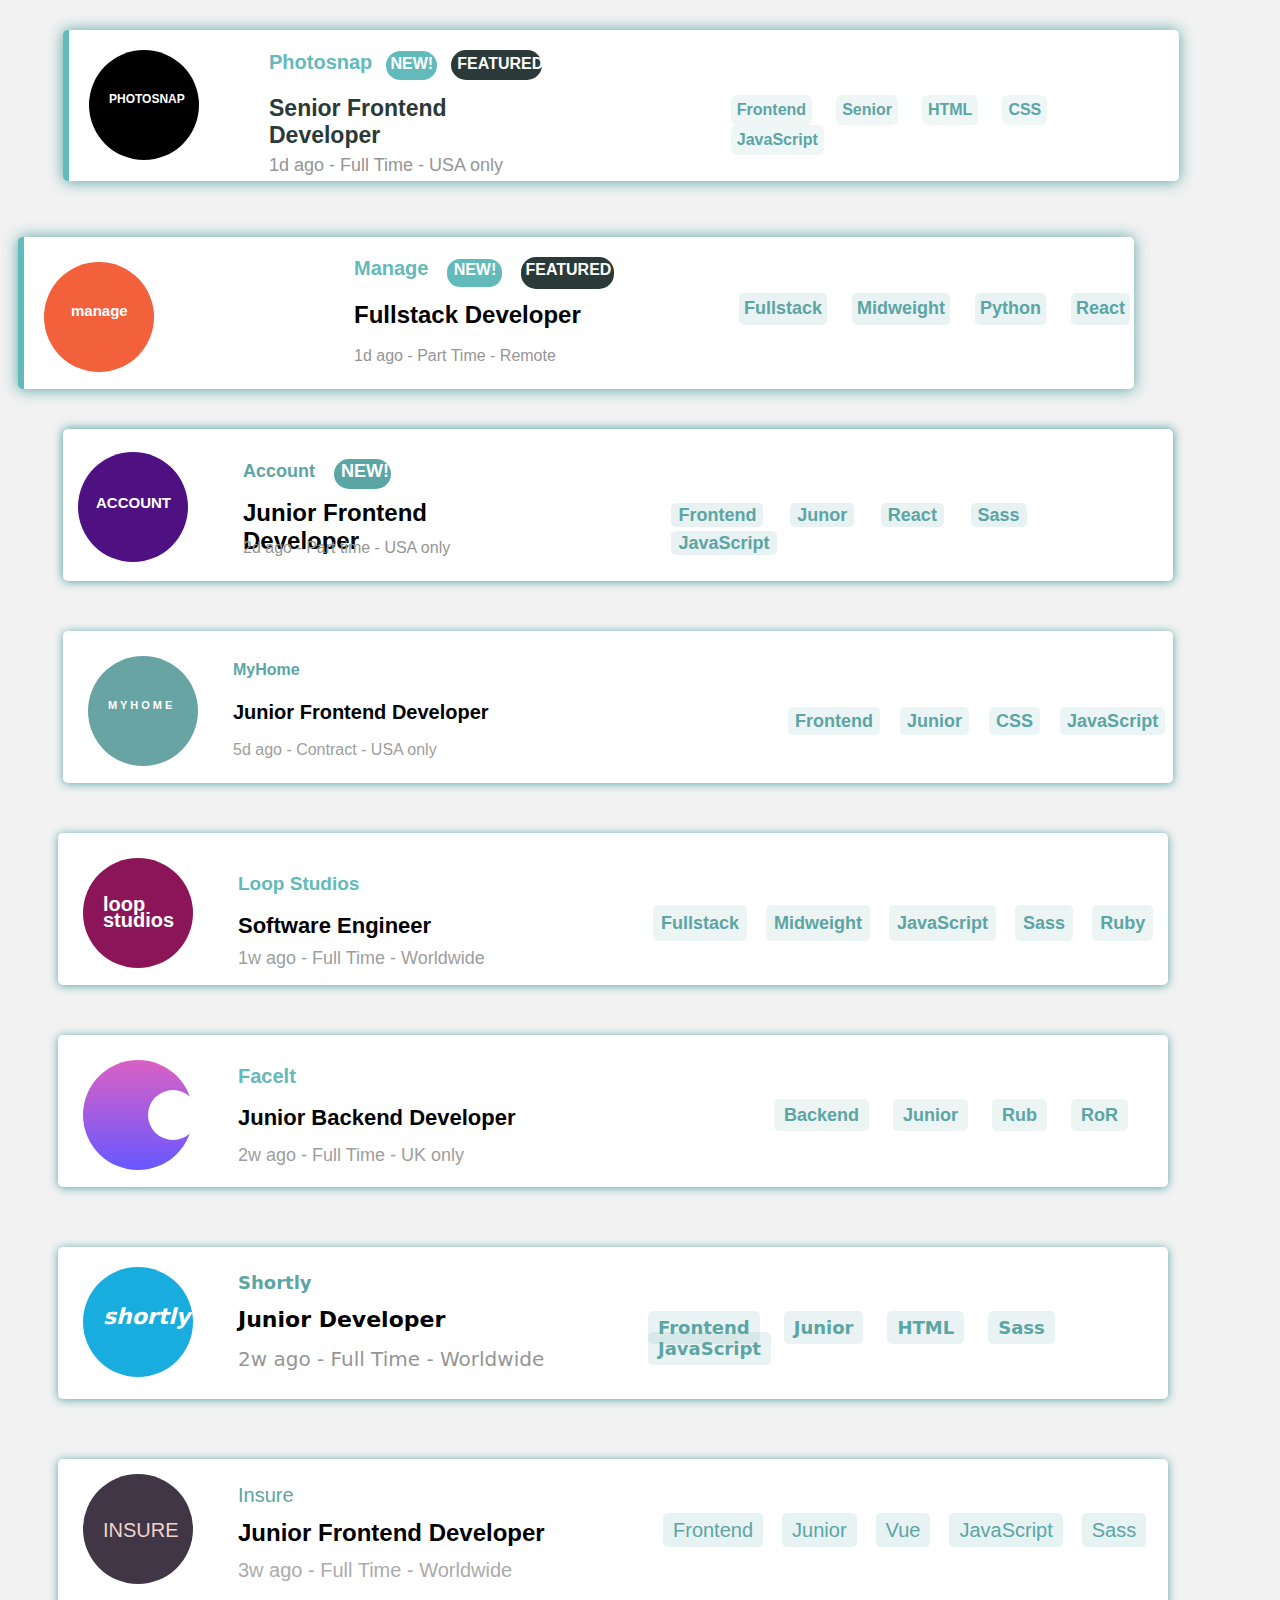
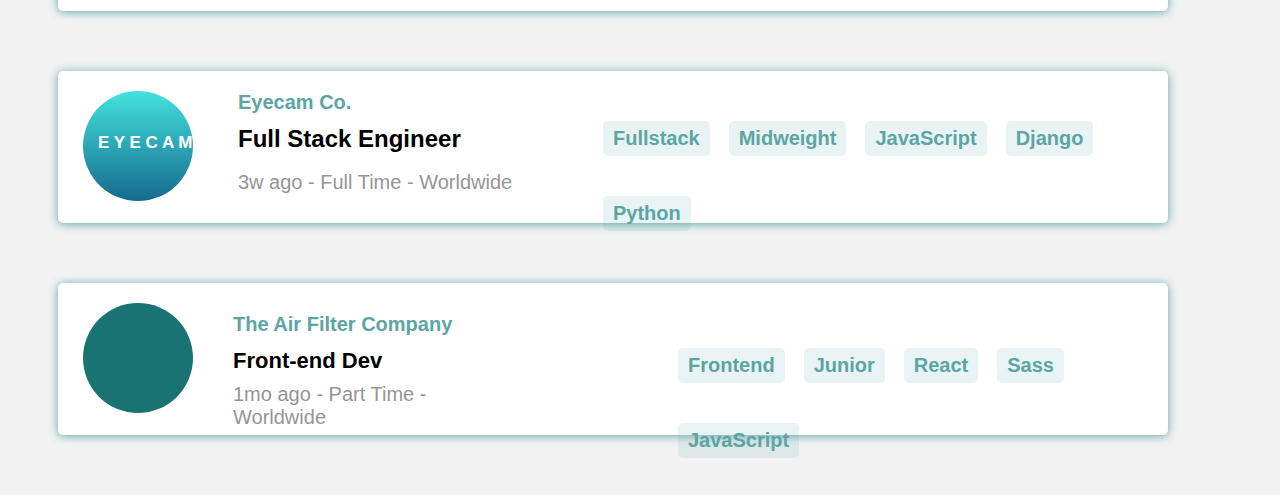
<file: job-listings-with-filtering/index.html>
<!DOCTYPE html>
<html lang="en">
  <head>
    <meta charset="UTF-8" />
    <meta http-equiv="X-UA-Compatible" content="IE=edge" />
    <meta name="viewport" content="width=device-width, initial-scale=1.0" />
    <title>Document</title>
    <link rel="stylesheet" href="index.css" />
  </head>
  <body>
    <div class="figma">
      <div class="photo"><p>PHOTOSNAP</p></div>
      <div id="shop">
        <span id="photo">Photosnap</span>
        <span id="new">NEW!</span>
        <span id="featured">FEATURED</span>
      </div>
      <div id="senior">
        <span id="no1">Senior Frontend Developer</span>
        <div id="senior2">
          <span id="">Frontend</span>
          <span id="">Senior</span>
          <span id="">HTML</span>
          <span id="">CSS</span>
          <span id="">JavaScript</span>
        </div>
      </div>
      <div id="full-time">1d ago - Full Time - USA only</div>
    </div>
    <br /><br />
    <div class="stack">
      <div class="spot"><p>manage</p></div>
      <div class="full">
        <span>Manage</span>
        <span>NEW!</span>
        <span>FEATURED</span>
      </div>
      <div id="norm">
        <p>Fullstack Developer</p>
        <div id="contact">
          <span>Fullstack</span>
          <span>Midweight</span>
          <span>Python</span>
          <span>React</span>
        </div>
      </div>
      <div class="select">1d ago - Part Time - Remote</div>
    </div>
    <div class="junior">
      <div class="account"><p>ACCOUNT</p></div>
      <div class="account-new">
        <span>Account</span>
        <span>NEW!</span>
      </div>
      <div class="front-modle">
        Junior Frontend Developer
        <div>
          <span>Frontend</span>
          <span>Junor</span>
          <span>React</span>
          <span>Sass</span>
          <span>JavaScript</span>
        </div>
      </div>
      <div id="date">2d ago - Part time - USA only</div>
    </div>

    <div class="my-home">
      <div id="home"><p>M Y H O M E</p></div>
      <span id="no1">MyHome</span>
      <span id="no2">Junior Frontend Developer</span>
      <div id="span-id">
        <span>Frontend</span>
        <span>Junior</span>
        <span>CSS</span>
        <span>JavaScript</span>
      </div>
      <span id="lite">5d ago - Contract - USA only</span>
    </div>
    <div class="loop-studios">
      <div id="loop"><p>loop studios</p></div>
      <div class="study">Loop Studios</div>
      <span id="software"> Software Engineer</span>
      <div class="engineer">
        <span>Fullstack</span>
        <span>Midweight</span>
        <span>JavaScript</span>
        <span>Sass</span>
        <span>Ruby</span>
        <div id="last-time">1w ago - Full Time - Worldwide</div>
      </div>
    </div>

    <div class="facelt-head">
      <div class="facelt-middle"><div class="white"></div></div>
      <span id="facelt">Facelt</span>
      <div class="backend">Junior Backend Developer</div>
      <div class="span">
        <span>Backend</span>
        <span>Junior</span>
        <span>Rub</span>
        <span>RoR</span>
      </div>
      <span id="ago">2w ago - Full Time - UK only</span>
    </div>
    <div class="shortly-head">
      <div class="short-body">
        <p><i>shortly</i></p>
      </div>
      <span id="shortly">Shortly</span>
      <div class="short-junior">Junior Developer</div>
      <div class="junior2">
        <span>Frontend</span>
        <span>Junior</span>
        <span>HTML</span>
        <span>Sass</span>
        <span>JavaScript</span>
      </div>
      <span id="body">2w ago - Full Time - Worldwide</span>
    </div>
    <div class="insure">
      <div class="insure-body">
        <p>INSURE</p>
      </div>
      <span id="insure-span">Insure</span>
      <span id="insure-frontend">Junior Frontend Developer</span>
      <div class="insure-junior">
        <span>Frontend</span>
        <span>Junior</span>
        <span>Vue</span>
        <span>JavaScript</span>
        <span>Sass</span>
      </div>
      <span id="world">3w ago - Full Time - Worldwide</span>
    </div>
    <div class="eyecam">
      <div class="eyecam-body"><p>E Y E C A M</p></div>
      <p class="eyecam-p">Eyecam Co.</p>
      <p class="full2">Full Stack Engineer</p>
      <div class="paragraph">
        <p>Fullstack</p>
        <p>Midweight</p>
        <p>JavaScript</p>
        <p>Django</p>
        <p>Python</p>
      </div>
      <div class="world-wide">3w ago - Full Time - Worldwide</div>
    </div>
    <div class="frontend-dev">
      <div class="matrix">
        <div class="the-air-filter-company">The Air Filter Company</div>
        <div class="company">Front-end Dev</div>
        <div class="container-div">
          <p>Frontend</p>
          <p>Junior</p>
          <p>React</p>
          <p>Sass</p>
          <p>JavaScript</p>
        </div>
        <div class="last-date">1mo ago - Part Time - Worldwide</div>
      </div>
    </div>
  </body>
</html>
</file>
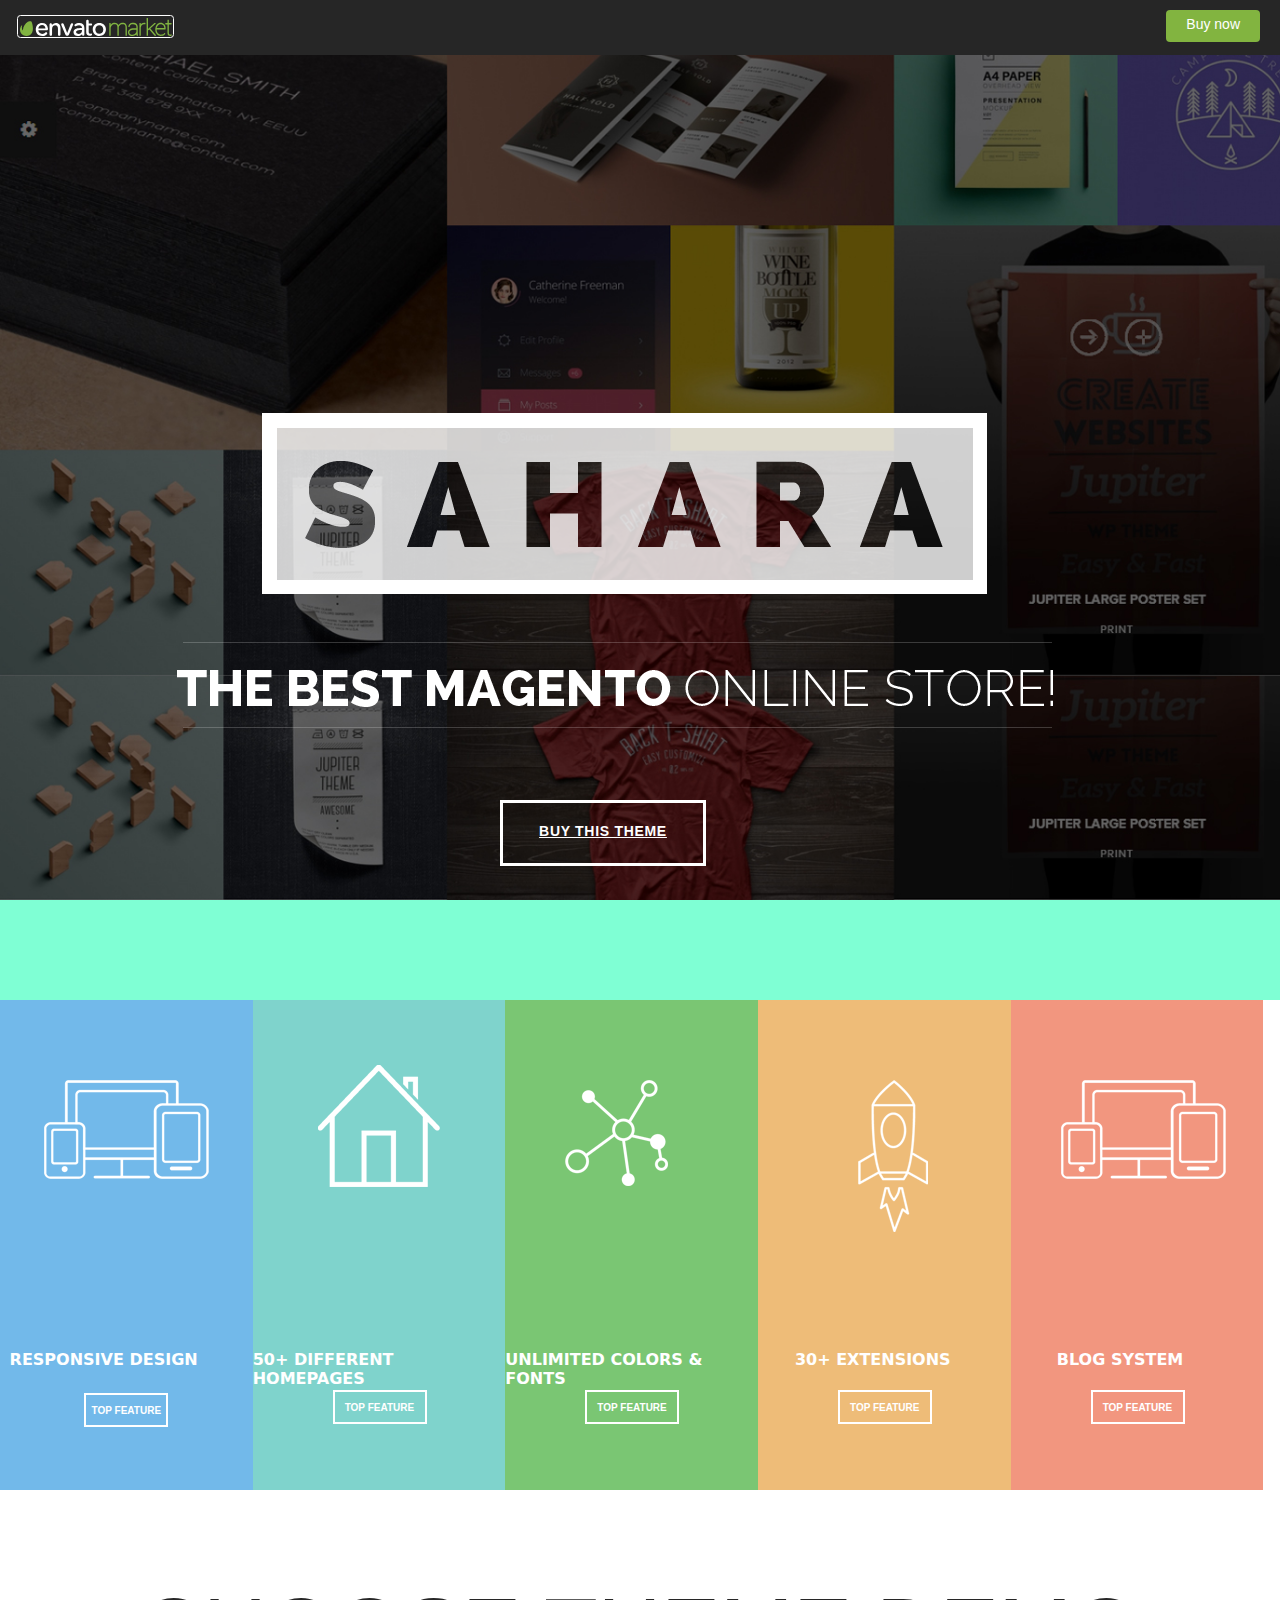
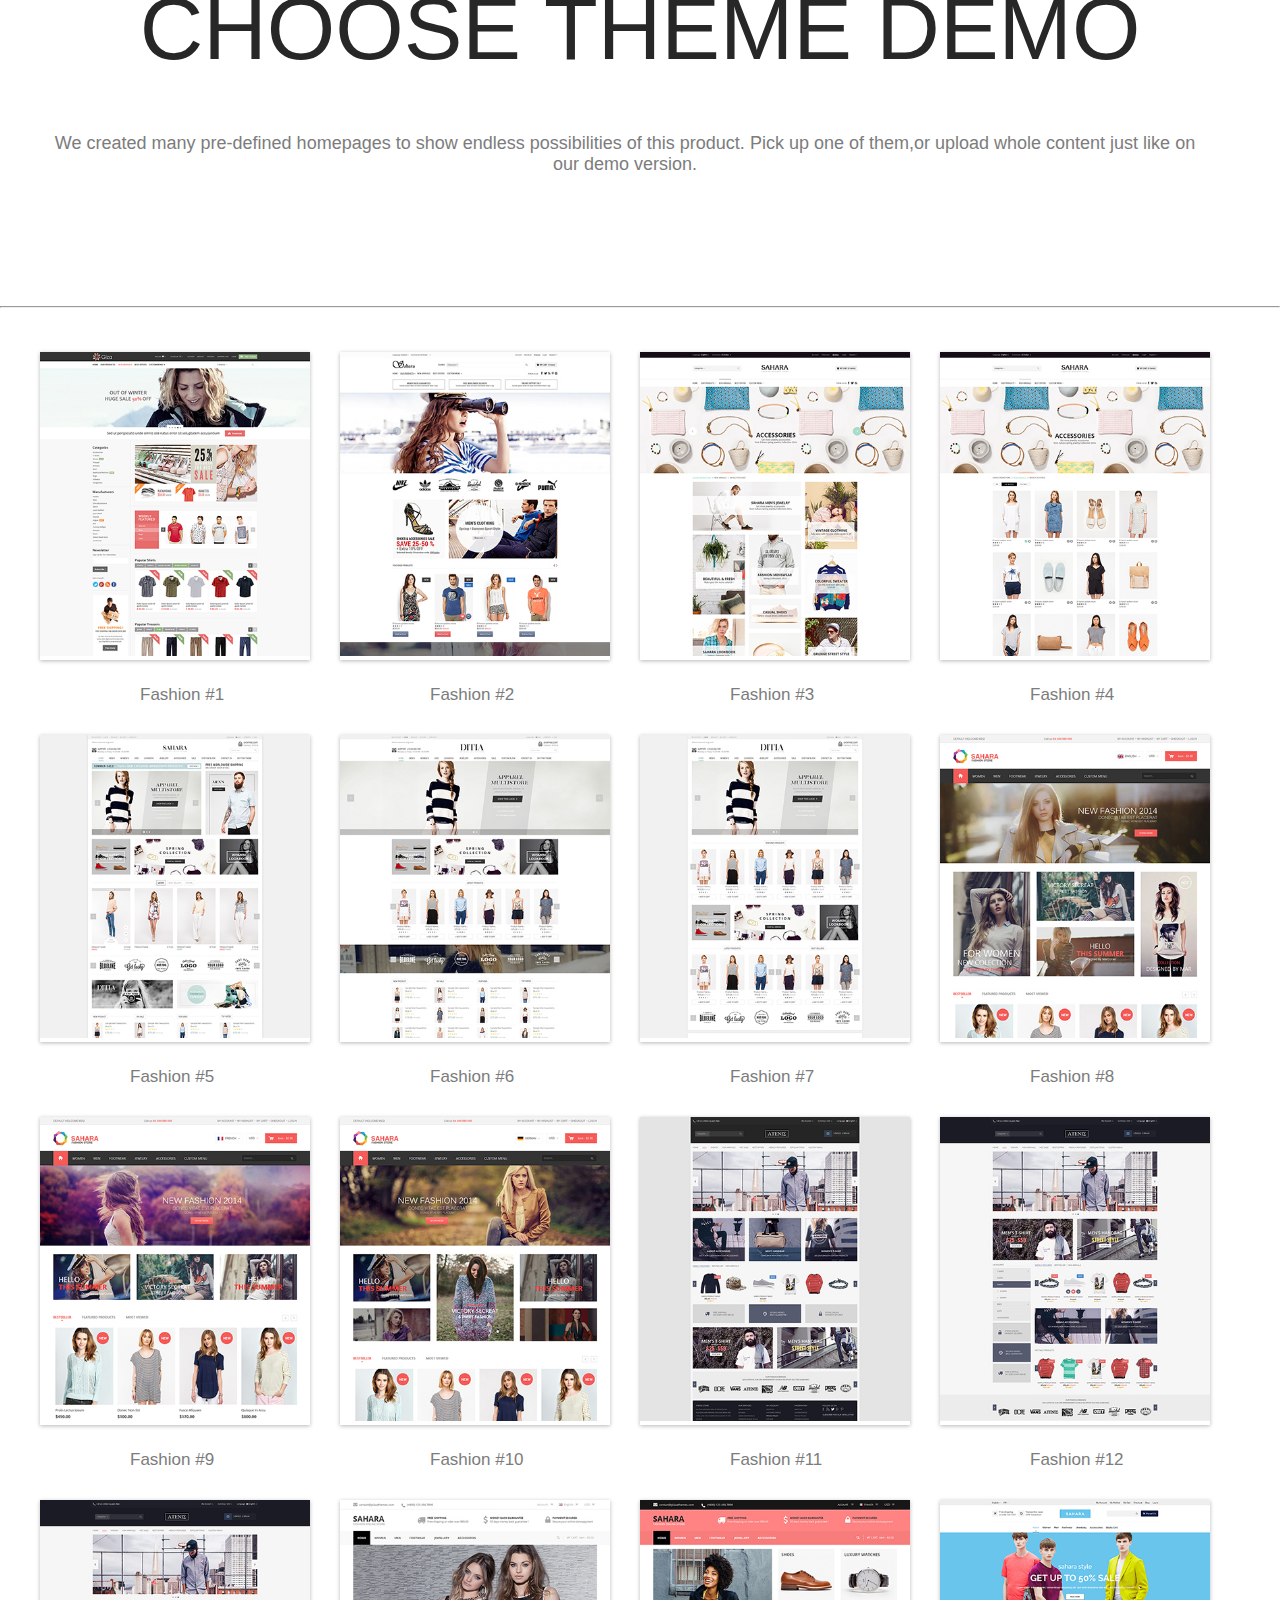
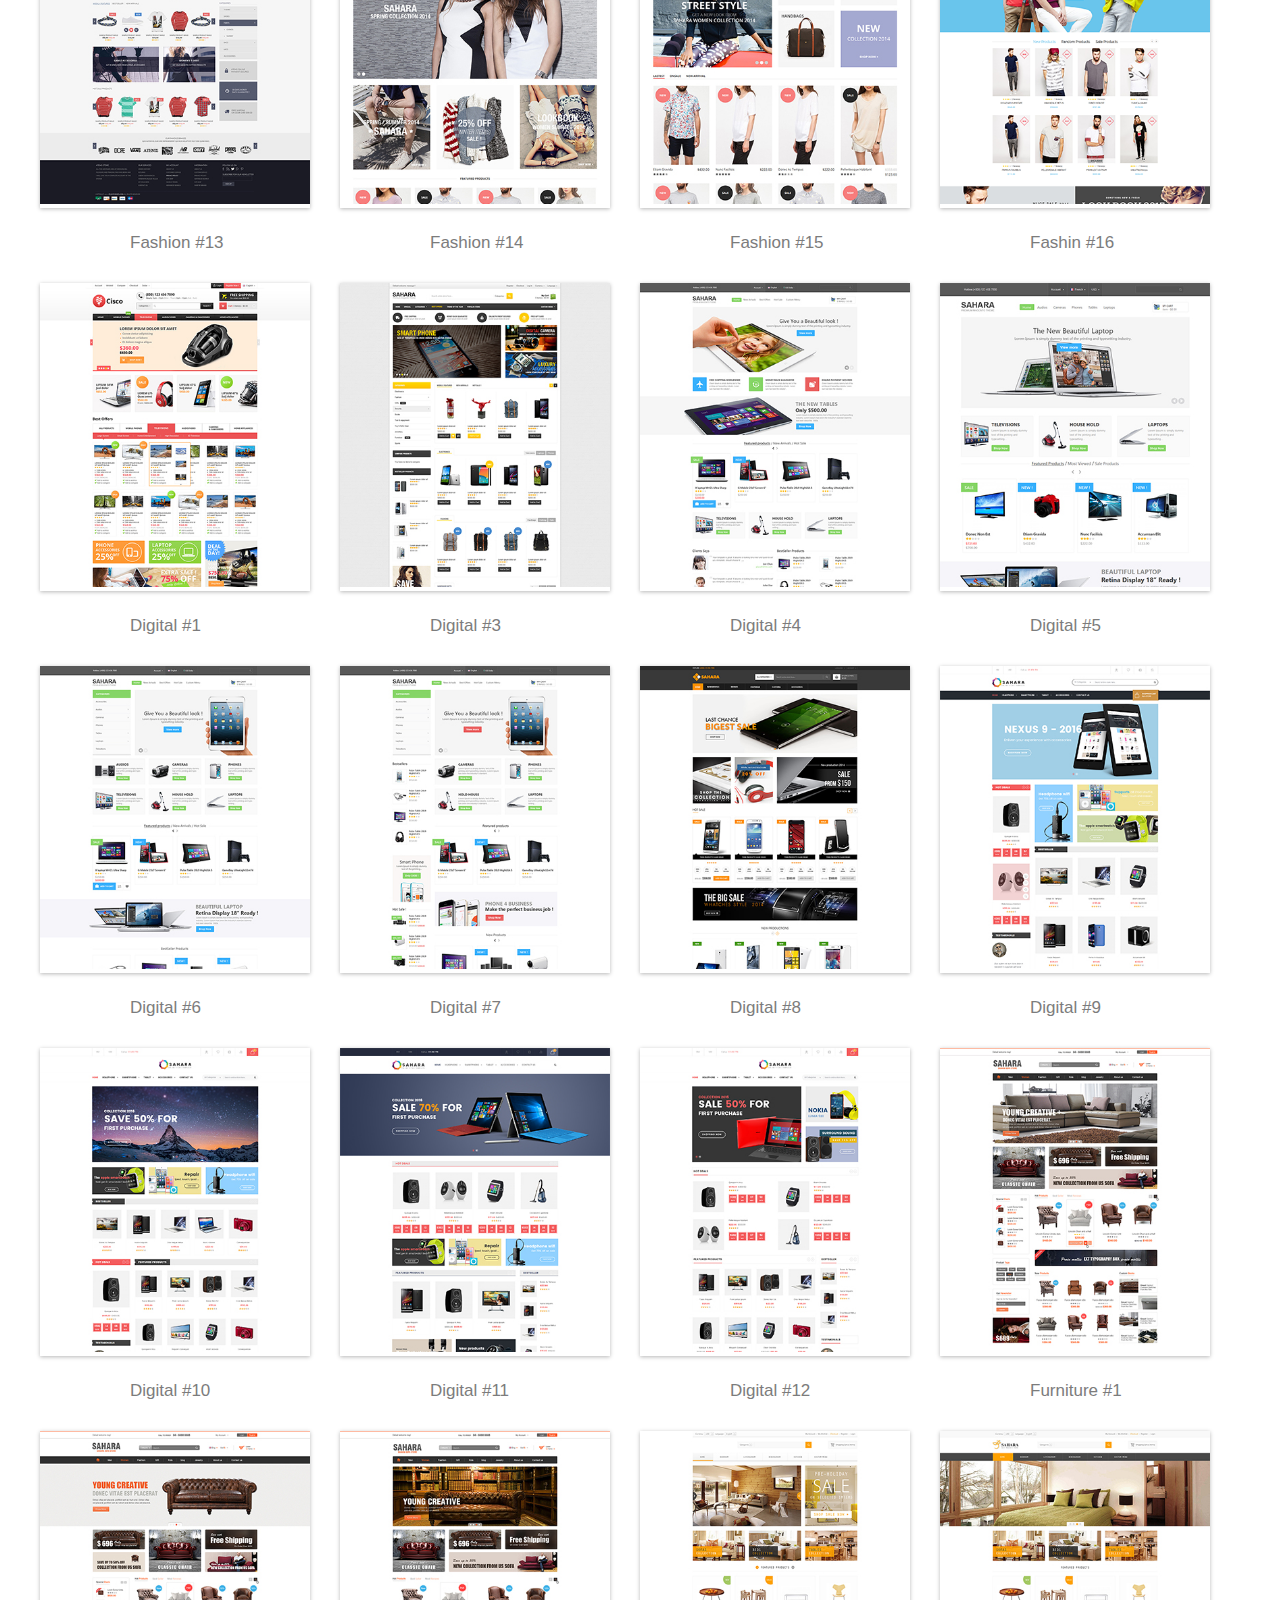
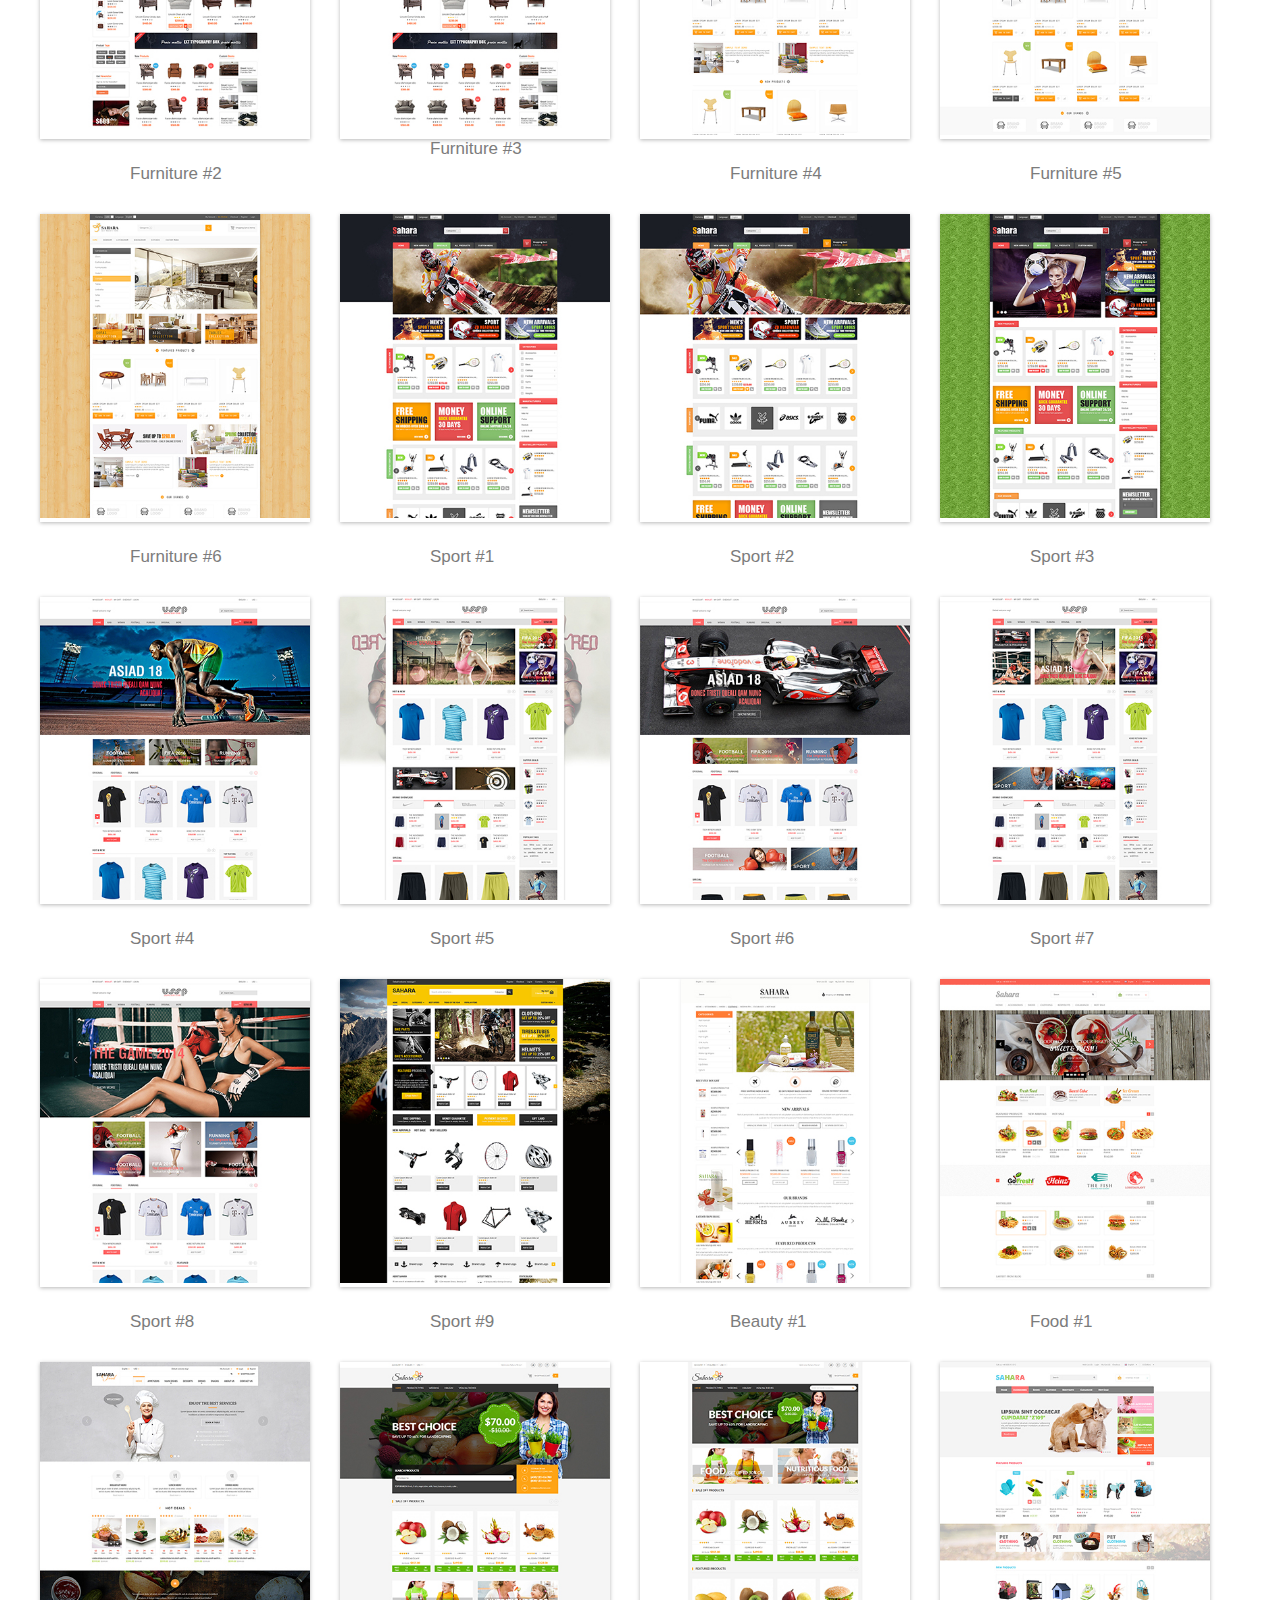
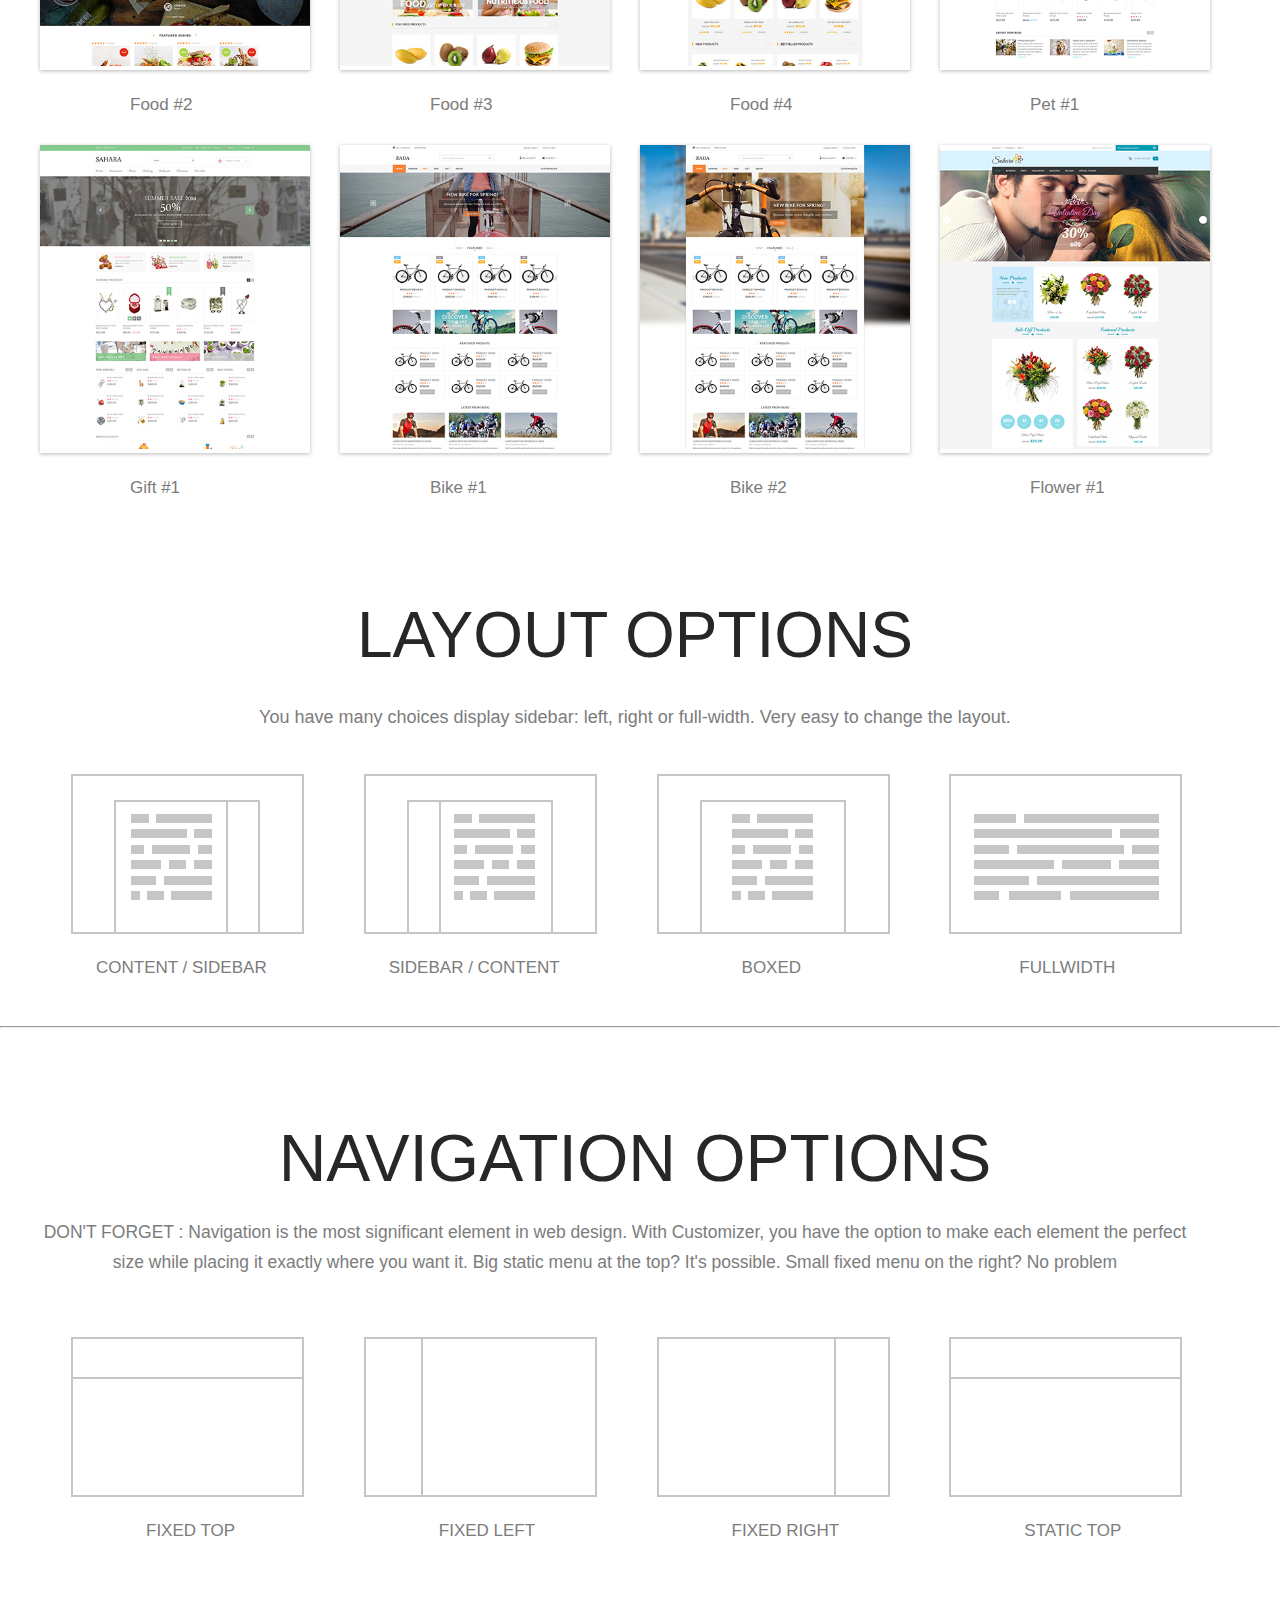
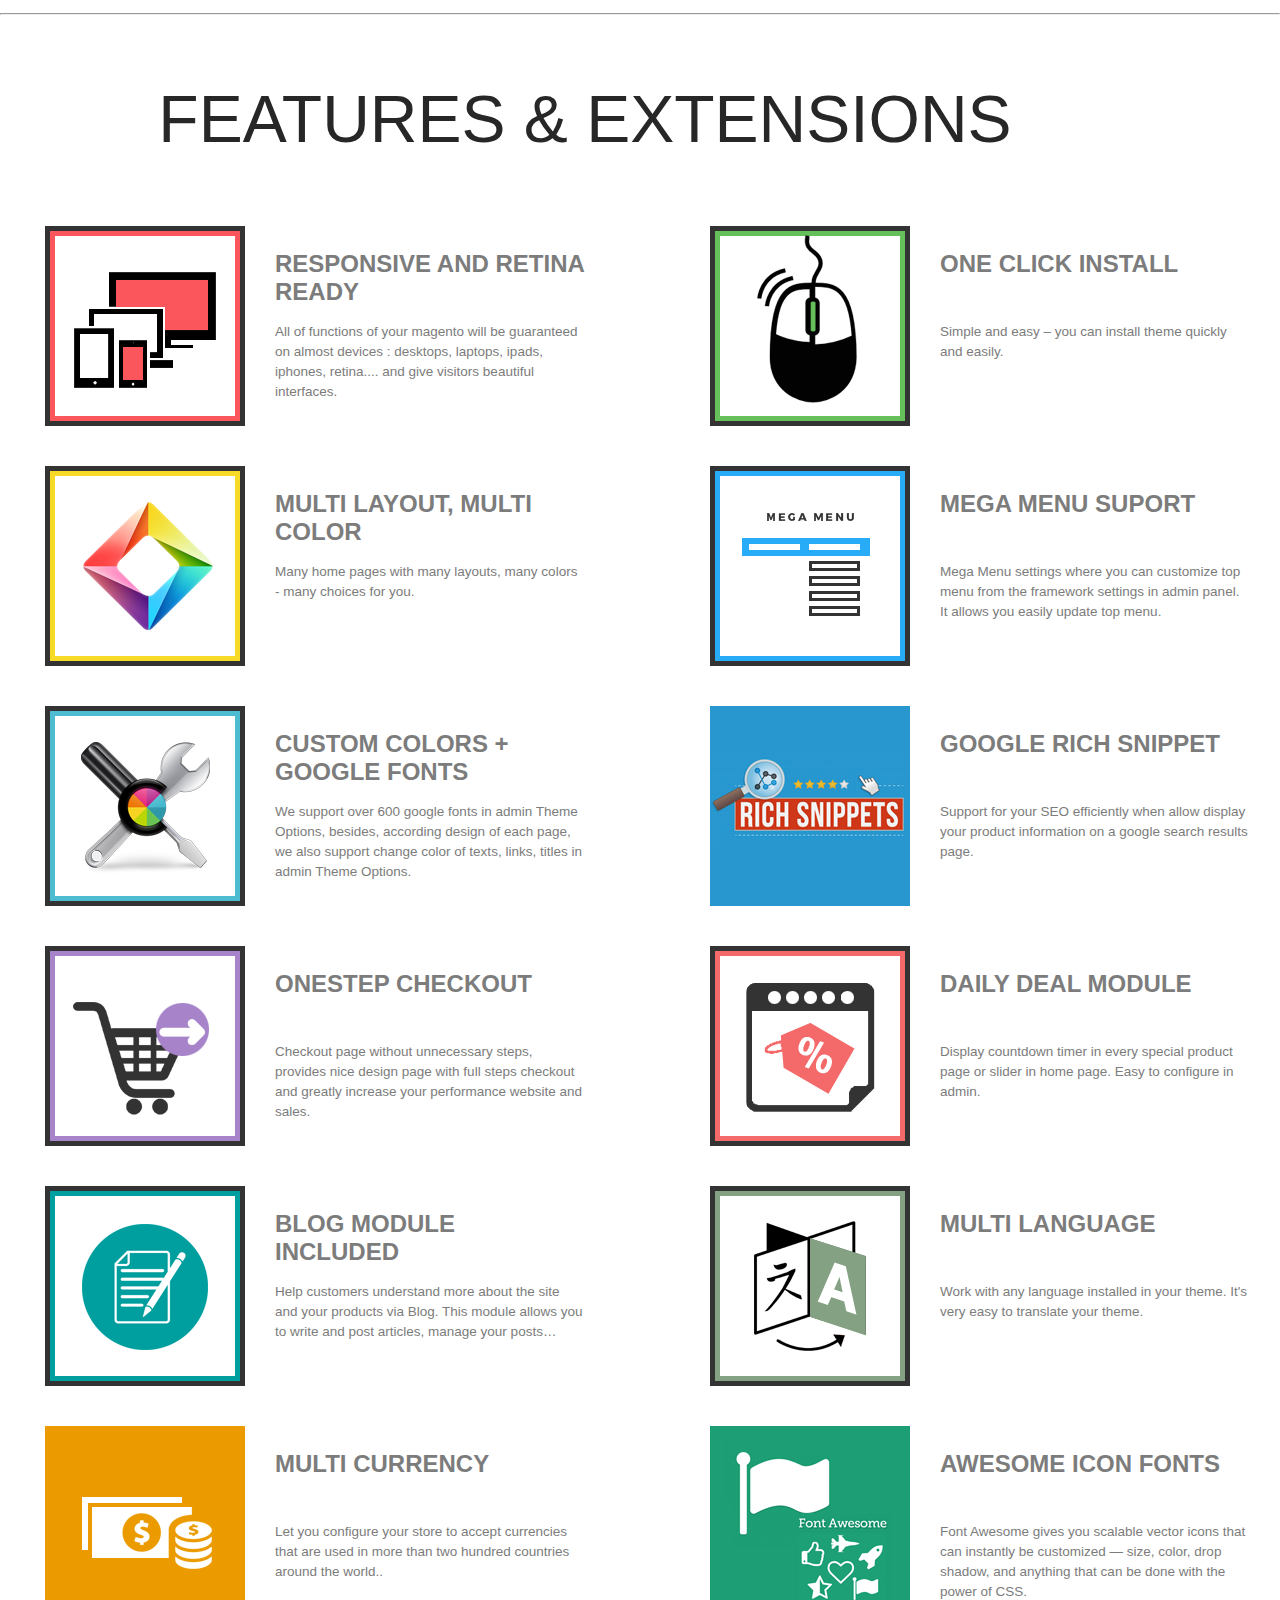
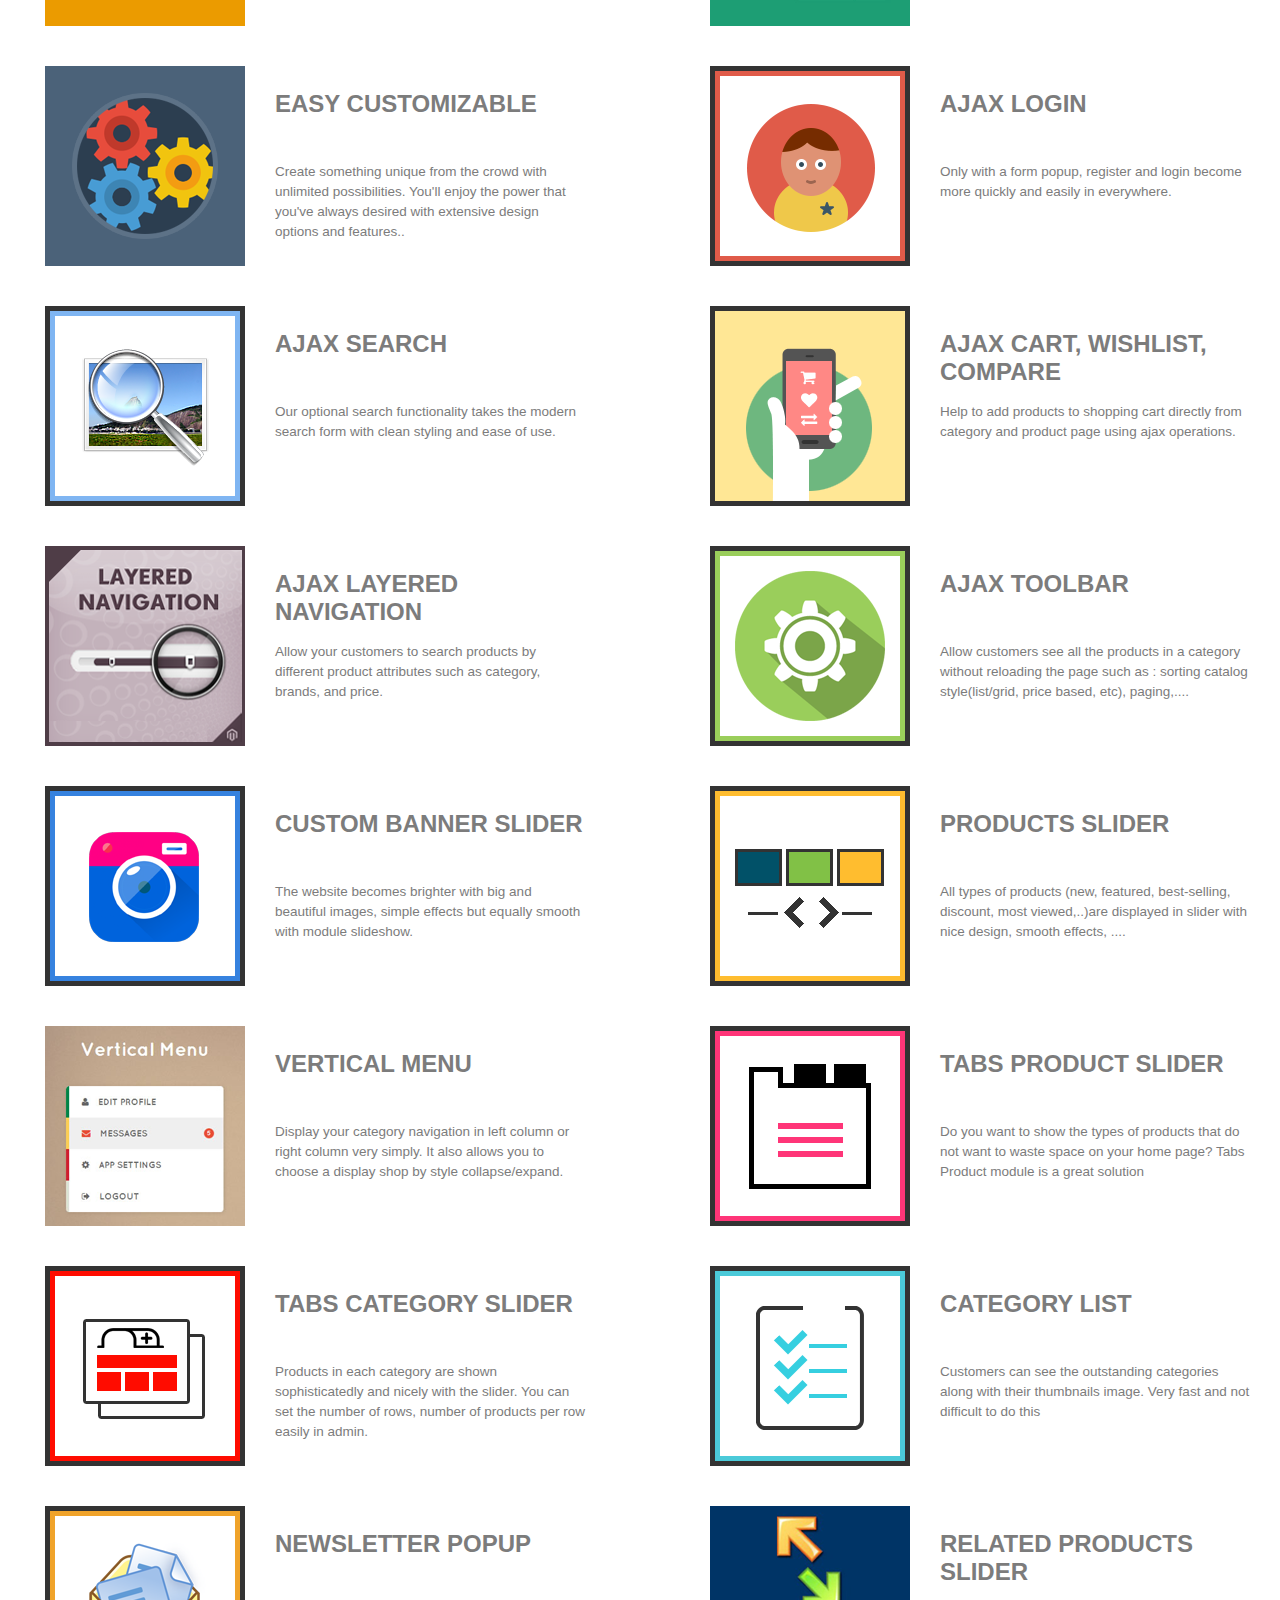
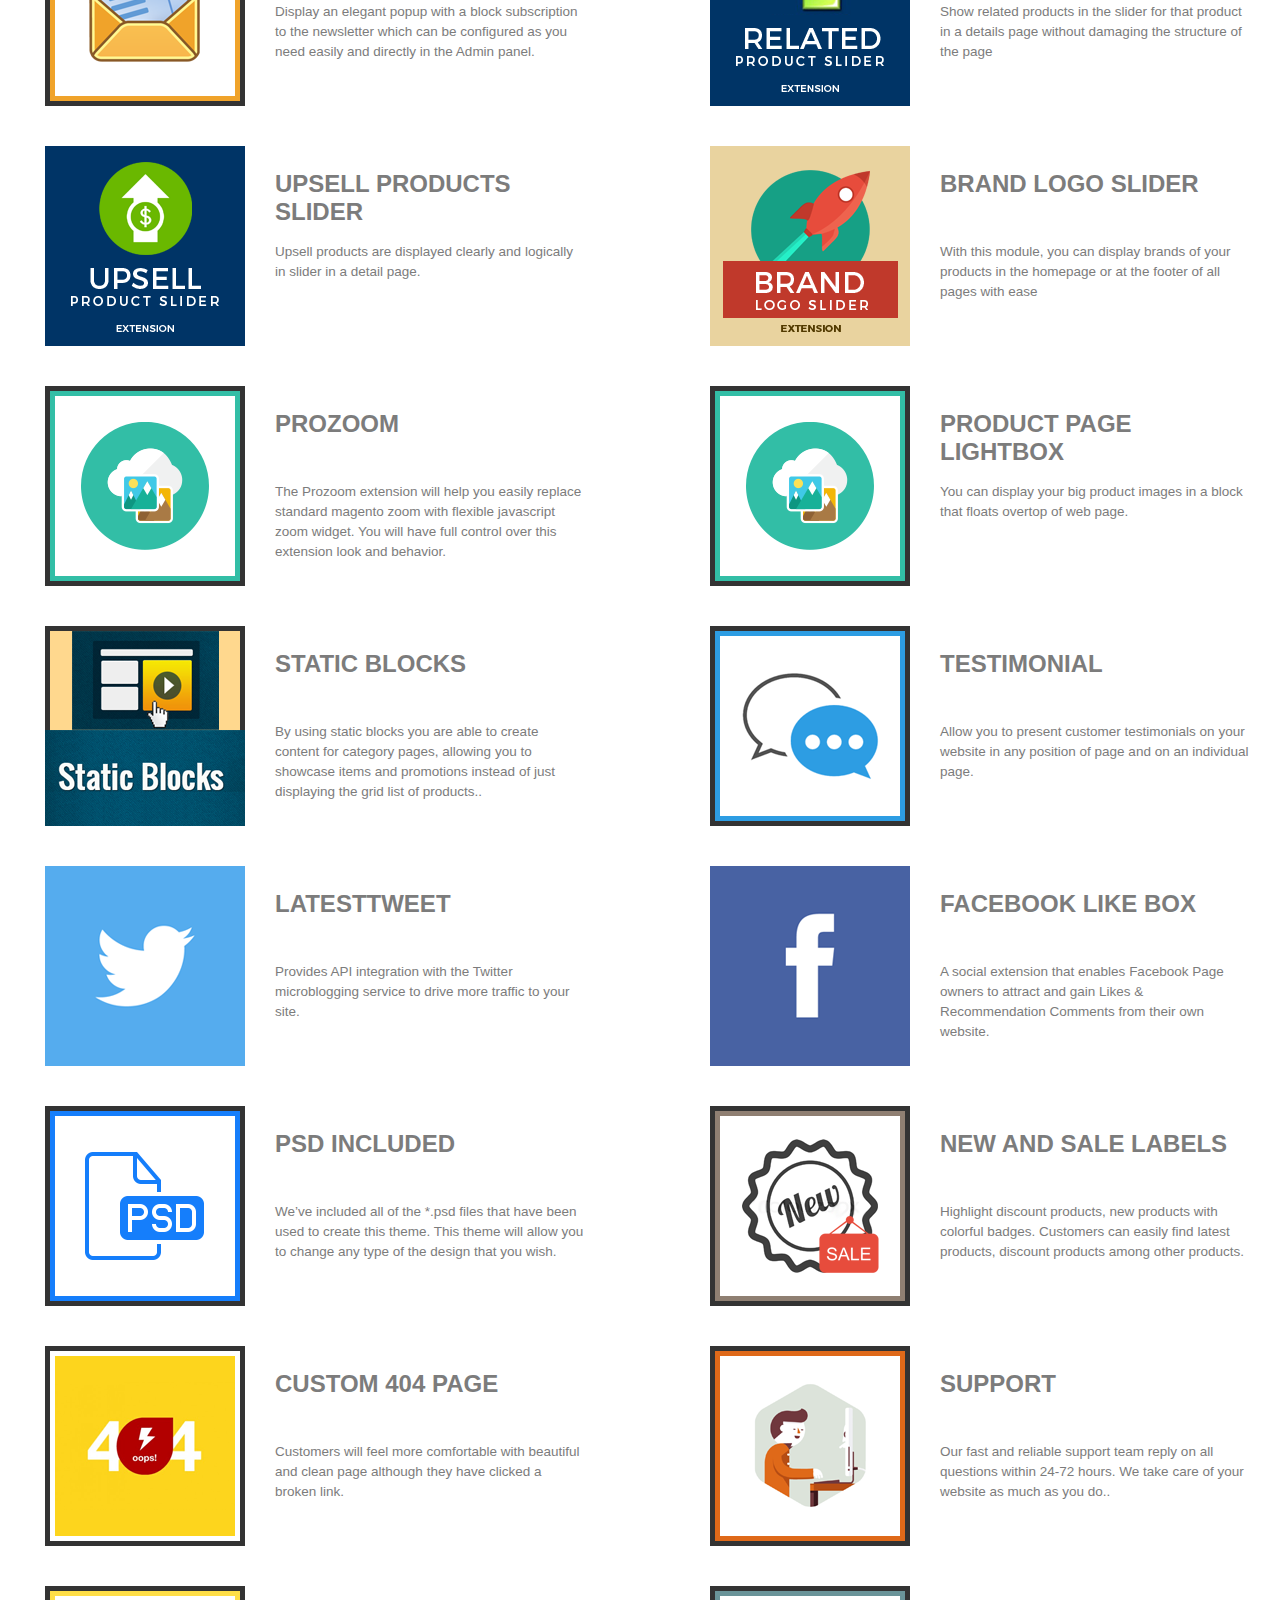
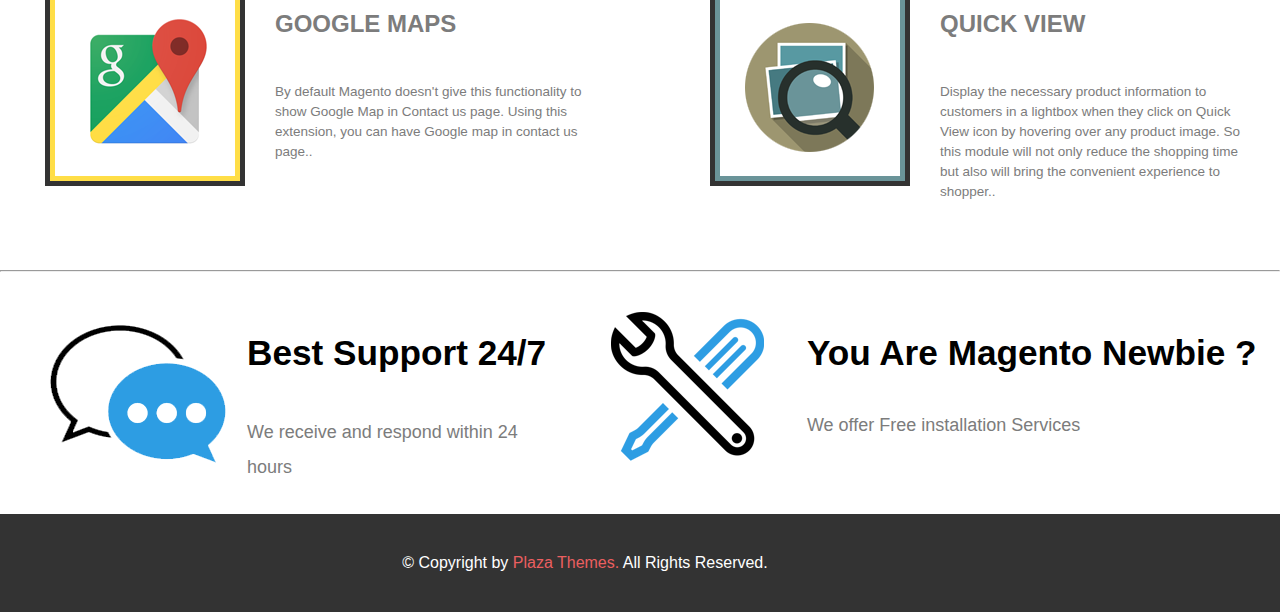
<file: DERSLER/dersler.html>
<!DOCTYPE html>
<html lang="en">
<head>
    <meta charset="UTF-8">
    <meta http-equiv="X-UA-Compatible" content="IE=edge">
    <meta name="viewport" content="width=device-width, initial-scale=1.0">
    <title>Document</title>
    <link rel="stylesheet" href="style.CSS">
</head>
<body>

  <header>
  <div class="header">
    <img src="envato.svg" alt="">
    <a href="https://themeforest.net/checkout/from_item/7844329?license=regular&support=bundle_6month&_ga=2.166881020.39038301.1659032523-1075229075.1659032523">Buy now</a>
  </div>
  </header>
  <div class="conteiner">
    <img src="logo.png" alt="">
    <a href="https://themeforest.net/item/sahara-responsive-magento-themes/7844329?ref=Plaza-Themes">
      BUY THIS THEME
    </a>
  </div>

  <div class="head">
      <div class="box1">
         <div class="blur"></div>
         <img src="icon_1.png" alt="">
         <div class="design">RESPONSIVE DESIGN</div>
         <span>TOP FEATURE</span>
      </div>
     
      <div class="box2">
         <div class="blur2"></div>
         <img src="icon_2.png" alt="">
         <div class="design2">50+ DIFFERENT HOMEPAGES</div>
         <span>TOP FEATURE</span>
      </div>

      <div class="box3">
        <div class="blur3"></div>
        <img src="icon_3.png" alt="">
        <div class="design3">UNLIMITED COLORS & FONTS</div>
        <span>TOP FEATURE</span>
      </div>

      <div class="box4">
        <div class="blur4"></div>
        <img src="icon_4.png" alt="">
        <div class="design4">30+ EXTENSIONS</div>
        <span>TOP FEATURE</span>
      </div>

      <div class="box5">
        <div class="blur5"></div>
        <img src="icon_1.png" alt="">
        <div class="design5">BLOG SYSTEM</div>
        <span>TOP FEATURE</span>
      </div>

  </div>
  <div class="welcome">
    <h3>CHOOSE THEME DEMO</h3>
    <p>We created many pre-defined homepages to show endless possibilities of this product. Pick up one of them,or upload whole content just like on our demo version.</p>
  </div>
  
<hr> <br> <br>
 <div class="nav">
  <a href="http://sahara.plazathemes.com/sahara_fashion1/" id="fashion-link1">
     <div id="conteiner1">
       <img src="fashion_1.jpg" alt="">
     </div>
     <span>Fashion #1</span>
  </a>
  <a href="http://sahara.plazathemes.com/sahara_fashion234/english/" id="fashion-link2">
     <div id="conteiner2">
       <img src="fashion_2.jpg" alt="">
     </div>
     <span>Fashion #2</span>
  </a>
<a href="http://sahara.plazathemes.com/sahara_fashion234/french/" id="fashion-link3">
     <div id="conteiner3">
       <img src="fashion_3.jpg" alt="">
     </div>
     <span>Fashion #3</span>
</a>
<a href="http://sahara.plazathemes.com/sahara_fashion234/germany/" id="fashion-link4">
     <div id="conteiner4">
       <img src="fashion_4.jpg" alt="">
     </div>
     <span>Fashion #4</span>
</a>     
  </div>
  <div class="nav2">
    <a href="http://sahara.plazathemes.com/sahara_fashion567/english/" id="fashion-link5">
      <div id="conteiner5">
        <img src="fashion_5.jpg" alt="">
      </div>
      <span>Fashion #5</span>
    </a>
    <a href="http://sahara.plazathemes.com/sahara_fashion567/french/" id="fashion-link6">
      <div id="conteiner6">
        <img src="fashion_6.jpg" alt="">
      </div>
      <span>Fashion #6</span>
    </a>
    <a href="http://sahara.plazathemes.com/sahara_fashion567/germany/" id="fashion-link7">
      <div id="conteiner7">
        <img src="fashion_7.jpg" alt="">
      </div>
      <span>Fashion #7</span>
    </a>
    <a href="http://sahara.plazathemes.com/sahara_fashion8910/english/" id="fashion-link8">
      <div id="conteiner8">
        <img src="fashion_8.jpg" alt="">
      </div>
      <span>Fashion #8</span>
    </a>
  </div>
  <div class="nav3">
    <a href="http://sahara.plazathemes.com/sahara_fashion8910/french/" id="fashion-link9">
      <div id="conteiner9">
        <img src="fashion_9.jpg" alt="">
      </div>
      <span>Fashion #9</span>
    </a>
    <a href="http://sahara.plazathemes.com/sahara_fashion8910/germany" id="fashion-link10">
      <div id="conteiner10">
        <img src="fashion_10.jpg" alt="">
      </div>
      <span>Fashion #10</span>
    </a>
    <a href="http://sahara.plazathemes.com/sahara_fashion111213/english/" id="fashion-link11">
      <div id="conteiner11">
        <img src="fashion_11.jpg" alt="">
      </div>
      <span>Fashion #11</span>
    </a>
    <a href="http://sahara.plazathemes.com/sahara_fashion111213/french/" id="fashion-link12">
      <div id="conteiner12">
        <img src="fashion_12.jpg" alt="">
      </div>
      <span>Fashion #12</span>
    </a>
  </div>
    <div class="nav4">
      <a href="http://sahara.plazathemes.com/sahara_fashion111213/germany/" id="fashion-link13">
        <div id="conteiner13">
          <img src="fashion_13.jpg" alt="">
        </div>
        <span>Fashion #13</span>
      </a>
       <a href="http://sahara.plazathemes.com/sahara_fashion141516/english" id="fashion-link14">
        <div id="conteiner14">
          <img src="fashion_14.jpg" alt="">
        </div>
        <span>Fashion #14</span>
       </a>
       <a href="http://sahara.plazathemes.com/sahara_fashion141516/french/" id="fashion-link15">
        <div id="conteiner15">
          <img src="fashion_15.jpg" alt="">
        </div>
        <span>Fashion #15</span>
       </a>
       <a href="http://sahara.plazathemes.com/sahara_fashion141516/germany/" id="fashion-link16">
        <div id="conteiner16">
          <img src="fashion16.jpg" alt="">
        </div>
        <span>Fashin #16</span>
       </a>
    </div>
    <div class="nav5">
      <a href="http://sahara.plazathemes.com/sahara_digital139101112/english/" id="digital1">
        <div id="conteiner-digital1">
          <img src="digital_1.jpg" alt="">
        </div>
        <span>Digital #1</span>
      </a>
      <a href="http://sahara.plazathemes.com/sahara_digital139101112/french/" id="digital3">
        <div id="conteiner-digital3">
          <img src="digital_3.jpg" alt="">
        </div>
         <span>Digital #3</span>
      </a>
      <a href="http://sahara.plazathemes.com/sahara_digital45678/english/" id="digital4">
        <div id="conteiner-digital4">
          <img src="digital_4.jpg" alt="">
        </div>
        <span>Digital #4</span>
      </a>
      <a href="http://sahara.plazathemes.com/sahara_digital45678/french/" id="digital5">
        <div id="conteiner-digital5">
          <img src="digital_5.jpg" alt="">
        </div>
        <span>Digital #5</span>
      </a>
    </div>
    <div class="nav6">
      <a href="http://sahara.plazathemes.com/sahara_digital45678/germany/" id="digital6">
        <div id="conteiner-digital6">
          <img src="digital_6.jpg" alt="">
        </div>
        <span>Digital #6</span>
      </a>
      <a href="http://sahara.plazathemes.com/sahara_digital45678/spain/" id="digital7">
        <div id="conteiner-digital7">
          <img src="digital_7.jpg" alt="">
        </div>
        <span>Digital #7</span>
      </a>
      <a href="http://sahara.plazathemes.com/sahara_digital45678/english1/" id="digital8">
        <div id="conteiner-digital8">
          <img src="digital8.jpg" alt="">
        </div>
        <span>Digital #8</span>
      </a>
      <a href="http://sahara.plazathemes.com/sahara_digital139101112/en1" id="digital9">
        <div id="conteiner-digital9">
          <img src="digital9.jpg" alt="">
        </div>
        <span>Digital #9</span>
      </a>
    </div>
    <div class="nav7">
      <a href="http://sahara.plazathemes.com/sahara_digital139101112/en2" id="digital10">
        <div id="conteiner-digital10">
          <img src="digital10 (.jpg" alt="">
        </div>
        <span>Digital #10</span>
      </a>
      <a href="http://sahara.plazathemes.com/sahara_digital139101112/en3/" id="digital11">
        <div id="conteiner-digital11">
          <img src="digital11.jpg" alt="">
        </div>
        <span>Digital #11</span>
      </a>
      <a href="http://sahara.plazathemes.com/sahara_digital139101112/en4/" id="digital12">
        <div id="conteiner-digital12">
          <img src="digital12.jpg" alt="">
        </div>
        <span>Digital #12</span>
      </a>
      <a href="http://sahara.plazathemes.com/sahara_furniture123/en1/" id="furniture1">
        <div id="conteiner-furniture1">
          <img src="furniture_1.jpg" alt="">
        </div>
        <span>Furniture #1</span>
      </a>
    </div>
    <div class="nav8">
      <a href="http://sahara.plazathemes.com/sahara_furniture123/en2/" id="furniture2">
        <div id="conteiner-furniture2">
          <img src="furniture_2.jpg" alt="">
        </div>
        <span>Furniture #2</span>
      </a>
      <a href="http://sahara.plazathemes.com/sahara_furniture123/en3/" id="furniture3">
        <div id="conteiner-furniture">
          <img src="furniture_3.jpg" alt="">
        </div>
        <span>Furniture #3</span>
      </a>
      <a href="http://sahara.plazathemes.com/sahara_furniture456/english1/" id="furniture4">
        <div id="conteiner-furniture4">
          <img src="furniture_4.jpg" alt="">
        </div>
        <span>Furniture #4</span>
      </a>
      <a href="http://sahara.plazathemes.com/sahara_furniture456/english2/" id="furniture5">
        <div id="conteiner-furniture5">
          <img src="furniture_5.jpg" alt="">
        </div>
        <span>Furniture #5</span>
      </a>
    </div>
    <div class="nav9">
      <a href="http://sahara.plazathemes.com/sahara_furniture456/english3/" id="furniture6">
        <div id="conteiner-furniture6">
          <img src="furniture_6.jpg" alt="">
        </div>
        <span>Furniture #6</span>
      </a>
      <a href="http://sahara.plazathemes.com/sahara_sport123/english/" id="sport1">
        <div id="conteiner-sport1">
          <img src="sport_1.jpg" alt="">
        </div>
        <span>Sport #1</span>
      </a>
      <a href="http://sahara.plazathemes.com/sahara_sport123/english1" id="sport2">
        <div id="conteiner-sport2">
          <img src="sport_2.jpg" alt="">
        </div>
        <span>Sport #2</span>
      </a>
      <a href="http://sahara.plazathemes.com/sahara_sport123/english2/" id="sport3">
        <div id="conteiner-sport3">
          <img src="sport_3.jpg" alt="">
        </div>
        <span>Sport #3</span>
      </a>
    </div>
    <div class="nav10">
      <a href="http://sahara.plazathemes.com/sahara_sport456789/english" id="sport4">
        <div id="conteiner-sport4">
          <img src="sport_4.jpg" alt="">
        </div>
        <span>Sport #4</span>
      </a>
      <a href="http://sahara.plazathemes.com/sahara_sport456789/english1/" id="sport5">
        <div id="conteiner-sport5">
          <img src="sport_5.jpg" alt="">
        </div>
        <span>Sport #5</span>
      </a>
      <a href="http://sahara.plazathemes.com/sahara_sport456789/english2/" id="sport6">
        <div id="conteiner-sport6">
          <img src="sport_6.jpg" alt="">
        </div>
        <span>Sport #6</span>
      </a>
      <a href="http://sahara.plazathemes.com/sahara_sport456789/english3/" id="sport7">
        <div id="conteiner-sport7">
          <img src="sport_7.jpg" alt="">
        </div>
        <span>Sport #7</span>
      </a>
    </div>
    <div class="nav11">
      <a href="http://sahara.plazathemes.com/sahara_sport456789/english4/" id="sport8">
        <div id="conteiner-sport8">
          <img src="sport_8.jpg" alt="">
        </div>
        <span>Sport #8</span>
      </a>
      <a href="http://sahara.plazathemes.com/sahara_sport456789/english5/" id="sport9">
        <div id="conteiner-sport9">
          <img src="sport_9.jpg" alt="">
        </div>
        <span>Sport #9</span>
      </a>
      <a href="http://sahara.plazathemes.com/sahara_miscellaneous/english10/" id="beauty1">
        <div id="conteiner-beauty1">
          <img src="beauty_1.jpg" alt="">
        </div>
        <span>Beauty #1</span>
      </a>
      <a href="http://sahara.plazathemes.com/sahara_miscellaneous/english1/" id="food1">
        <div id="conteiner-food1">
          <img src="food_1.jpg" alt="">
        </div>
        <span>Food #1</span>
      </a>
    </div>
    <div class="nav12">
      <a href="http://sahara.plazathemes.com/sahara_miscellaneous/english2/" id="food2">
        <div id="conteiner-food2">
          <img src="food_2.jpg" alt="">
        </div>
        <span>Food #2</span>
      </a>
      <a href="http://sahara.plazathemes.com/sahara_miscellaneous/english3/" id="food3">
        <div id="conteiner-food3">
          <img src="food3.jpg" alt="">
        </div>
        <span>Food #3</span>
      </a>
      <a href="http://sahara.plazathemes.com/sahara_miscellaneous/english4/" id="food4">
        <div id="conteiner-food4">
          <img src="food4.jpg" alt="">
        </div>
        <span>Food #4</span>
      </a>
      <a href="http://sahara.plazathemes.com/sahara_miscellaneous/english7/" id="pet1">
       <div id="conteiner-pet1">
        <img src="pet_1.jpg" alt="">
       </div>
       <span>Pet #1</span>
      </a>
    </div>
    <div class="nav13">
      <a href="http://sahara.plazathemes.com/sahara_miscellaneous/english8/" id="gift1">
        <div id="conteiner-gift1">
          <img src="gift_1.jpg" alt="">
        </div>
        <span>Gift #1</span>
      </a>
      <a href="http://sahara.plazathemes.com/sahara_miscellaneous/english5/" id="bike1">
        <div id="conteiner-bike1">
          <img src="bike_1.jpg" alt="">
        </div>
        <span>Bike #1</span>
      </a>
      <a href="http://sahara.plazathemes.com/sahara_miscellaneous/english6/" id="bike2">
        <div id="conteiner-bike2">
          <img src="bike_2.jpg" alt="">
        </div>
        <span>Bike #2</span>
      </a>
      <a href="http://sahara.plazathemes.com/sahara_miscellaneous/english9/" id="flower1">
        <div id="conteiner-flower1">
          <img src="flower1.jpg" alt="">
        </div>
        <span>Flower #1</span>
      </a>
    </div>
 <br><br>
 <div class="text">
  <h3>
    LAYOUT OPTIONS
  </h3>
  <p>You have many choices display sidebar: left, right or full-width. Very easy to change the layout.
  </p>
 </div>
 <div class="us-column">
    <div class="column" >
      <img src="content_sidebar.png" alt="">
      <h3>CONTENT / SIDEBAR</h3>
    </div>
    <div class="column" >
      <img src="sidebar_content.png" alt="">
      <h3>SIDEBAR / CONTENT</h3>
    </div>
    <div class="column" id="column3">
      <img src="boxed.png" alt="">
      <h3>BOXED</h3>
    </div>
    <div class="column" id="column4">
      <img src="full_width.png" alt="">
      <h3>FULLWIDTH</h3>
    </div>
 </div>
 <br><br><br>
 <hr>
 <br>
 <div class="text2">
  <h3>NAVIGATION OPTIONS</h3>
  <p>DON'T FORGET : Navigation is the most significant element in web design. With Customizer, you have the option to make each element the perfect size while placing it exactly where you want it. Big static menu at the top? It's possible. Small fixed menu on the right? No problem</p>
 </div>
 <br>
 <div class="us-column2">
  <div class="column1">
    <img src="fixed_top.png" alt="">
    <h3>FIXED TOP</h3>
  </div>
  <div class="column1">
    <img src="fixed_left.png" alt="">
    <h3>FIXED LEFT</h3>
  </div>
  <div class="column1">
    <img src="fixed_right.png" alt="">
    <h3>FIXED RIGHT</h3>
  </div>
  <div class="column1">
    <img src="static_top.png" alt="">
    <h3>STATIC TOP</h3>
  </div>
 </div>
 <br> <br><br><br><br><br><hr>
 <div class="text3">
  <h3>FEATURES & EXTENSIONS</h3>
 </div>
 <div class="inclusive">
  <div class="fictional">
  <div class="fiction1">
    <img src="icon_responsive.png" alt="">
    <div>
    <h3>RESPONSIVE AND RETINA READY</h3>
    <p>All of functions of your magento will be guaranteed on almost devices : desktops, laptops, ipads, iphones, retina.... and give visitors beautiful interfaces.</p>
    </div>
  </div>
  <div class="fiction2">
      <img src="multicolor.png" alt="">
      <div>
        <h3>MULTI LAYOUT, MULTI COLOR</h3>
        <p>Many home pages with many layouts, many colors - many choices for you.</p>
      </div>
  </div>
  <div class="fiction3">
    <img src="color3.png" alt="">
    <div>
      <h3>CUSTOM COLORS + GOOGLE FONTS</h3>
      <p>We support over 600 google fonts in admin Theme Options, besides, according design of each page, we also support change color of texts, links, titles in admin Theme Options.</p>
    </div>
  </div>
  <div class="fiction4">
    <img src="onestep4.png" alt="">
    <div>
      <h3>ONESTEP CHECKOUT</h3>
      <p>Checkout page without unnecessary steps, provides nice design page with full steps checkout and greatly increase your performance website and sales.</p>
    </div>
  </div>
  <div class="fiction5">
    <img src="blog5.png" alt="">
    <div>
      <h3>BLOG MODULE INCLUDED</h3>
      <p>Help customers understand more about the site and your products via Blog. This module allows you to write and post articles, manage your posts…</p>
    </div>
  </div>
  <div class="fiction6">
    <img src="currency6.png" alt="">
    <div>
      <h3>MULTI CURRENCY</h3>
      <p>Let you configure your store to accept currencies that are used in more than two hundred countries around the world..</p>
    </div>
  </div>
  <div class="fiction7">
    <img src="customizable7.png" alt="">
    <div>
      <h3>EASY CUSTOMIZABLE</h3>
      <p>Create something unique from the crowd with unlimited possibilities. You'll enjoy the power that you've always desired with extensive design options and features..</p>
    </div>
  </div>
  <div class="fiction8">
    <img src="search8.png" alt="">
    <div>
      <h3>AJAX SEARCH</h3>
      <p>Our optional search functionality takes the modern search form with clean styling and ease of use.</p>
    </div>
  </div>
  <div class="fiction9">
    <img src="navigation9.png" alt="">
    <div>
      <h3>AJAX LAYERED NAVIGATION</h3>
      <p>Allow your customers to search products by different product attributes such as category, brands, and price.</p>
    </div>
  </div>
  <div class="fiction10">
    <img src="banner10.png" alt="">
    <div>
      <h3>CUSTOM BANNER SLIDER</h3>
      <p>The website becomes brighter with big and beautiful images, simple effects but equally smooth with module slideshow.</p>
    </div>
  </div>
<div class="fiction11">
  <img src="vertical11.png" alt="">
  <div>
    <h3>VERTICAL MENU</h3>
    <p>Display your category navigation in left column or right column very simply. It also allows you to choose a display shop by style collapse/expand.</p>
  </div>
</div>
<div class="fiction12">
  <img src="Category12.png" alt="">
  <div>
    <h3>TABS CATEGORY SLIDER</h3>
    <p>Products in each category are shown sophisticatedly and nicely with the slider. You can set the number of rows, number of products per row easily in admin.</p>
  </div>
</div>
<div class="fiction13">
  <img src="newsletter13.png" alt="">
  <div>
    <h3>NEWSLETTER POPUP</h3>
    <p>Display an elegant popup with a block subscription to the newsletter which can be configured as you need easily and directly in the Admin panel.</p>
  </div>
</div>
<div class="fiction14">
  <img src="upsell14.png" alt="">
  <div>
    <h3>UPSELL PRODUCTS SLIDER</h3>
    <p>Upsell products are displayed clearly and logically in slider in a detail page.</p>
  </div>
</div>
<div class="fiction15">
  <img src="prozoom15.png" alt="">
  <div>
    <h3>PROZOOM</h3>
    <p>The Prozoom extension will help you easily replace standard magento zoom with flexible javascript zoom widget. You will have full control over this extension look and behavior.</p>
  </div>
</div>
<div class="fiction16">
  <img src="static16.png" alt="">
  <div>
    <h3>STATIC BLOCKS</h3>
    <p>By using static blocks you are able to create content for category pages, allowing you to showcase items and promotions instead of just displaying the grid list of products..</p>
  </div>
</div>
<div class="fiction17">
  <img src="latestweet17.png" alt="">
  <div>
    <h3>LATESTTWEET</h3>
    <p>Provides API integration with the Twitter microblogging service to drive more traffic to your site.</p>
  </div>
</div>
<div class="fiction18">
  <img src="psd18.png" alt="">
  <div>
    <h3>PSD INCLUDED</h3>
    <p>We’ve included all of the *.psd files that have been used to create this theme. This theme will allow you to change any type of the design that you wish.</p>
  </div>
</div>
<div class="fiction19">
  <img src="custom404 19.png" alt="">
  <div>
    <h3>CUSTOM 404 PAGE</h3>
    <p>Customers will feel more comfortable with beautiful and clean page although they have clicked a broken link.</p>
  </div>
</div>
<div class="fiction20">
  <img src="googlemaps20.png" alt="">
  <div>
    <h3>GOOGLE MAPS</h3>
    <p>By default Magento doesn't give this functionality to show Google Map in Contact us page. Using this extension, you can have Google map in contact us page..</p>
  </div>
</div>
</div>
<div class="universal">
  <div class="universe1">
    <img src="one_click1.png" alt="">
    <div>
      <h3>ONE CLICK INSTALL</h3>
      <p>Simple and easy – you can install theme quickly and easily.</p>
    </div>
  </div>
<div class="universe2">
  <img src="mega_menu2.png" alt="">
  <div>
    <h3>MEGA MENU SUPORT</h3>
    <p>Mega Menu settings where you can customize top menu from the framework settings in admin panel. It allows you easily update top menu.</p>
  </div>
</div>
<div class="universe3">
  <img src="google3.png" alt="">
  <div>
    <h3>GOOGLE RICH SNIPPET</h3>
    <p>Support for your SEO efficiently when allow display your product information on a google search results page.</p>
  </div>
</div>
<div class="universe4">
  <img src="daily4.png" alt="">
  <div>
    <h3>DAILY DEAL MODULE</h3>
    <p>Display countdown timer in every special product page or slider in home page. Easy to configure in admin. </p>
  </div>
</div>
<div class="universe5">
  <img src="language5.png" alt="">
  <div>
    <h3>MULTI LANGUAGE</h3>
    <p>Work with any language installed in your theme. It's very easy to translate your theme.</p>
  </div>
</div>
<div class="universe6">
  <img src="awesome6.png" alt="">
  <div>
    <h3>AWESOME ICON FONTS</h3>
    <p>Font Awesome gives you scalable vector icons that can instantly be customized — size, color, drop shadow, and anything that can be done with the power of CSS.</p>
  </div>
</div>
<div class="universe7">
  <img src="login7.png" alt="">
  <div>
    <h3>AJAX LOGIN</h3>
    <p>Only with a form popup, register and login become more quickly and easily in everywhere.</p>
  </div>
</div>
<div class="universe8">
  <img src="wishlist8.png" alt="">
  <div>
    <h3>AJAX CART, WISHLIST, COMPARE</h3>
    <p>Help to add products to shopping cart directly from category and product page using ajax operations.</p>
  </div>
</div> 
<div class="universe9">
  <img src="toolba9.png" alt="">
  <div>
    <h3>AJAX TOOLBAR</h3>
    <p>Allow customers see all the products in a category without reloading the page such as : sorting catalog style(list/grid, price based, etc), paging,....</p>
  </div>
</div>
<div class="universe10">
  <img src="products10.png" alt="">
  <div>
    <h3>PRODUCTS SLIDER</h3>
    <p>All types of products (new, featured, best-selling, discount, most viewed,..)are displayed in slider with nice design, smooth effects, ....</p>
  </div>
</div>
<div class="universe11">
  <img src="tab_products11.png" alt="">
  <div>
    <h3>TABS PRODUCT SLIDER</h3>
    <p>Do you want to show the types of products that do not want to waste space on your home page? Tabs Product module is a great solution</p>
  </div>
</div>
<div class="universe12">
  <img src="category_list12.png" alt="">
  <div>
    <h3>CATEGORY LIST</h3>
    <p>Customers can see the outstanding categories along with their thumbnails image. Very fast and not difficult to do this</p>
  </div>
</div>
<div class="universe13">
  <img src="related13.png" alt="">
  <div>
    <h3>RELATED PRODUCTS SLIDER</h3>
    <p>Show related products in the slider for that product in a details page without damaging the structure of the page</p>
  </div>
</div>
<div class="universe14">
  <img src="brand14.png" alt="">
  <div>
    <h3>BRAND LOGO SLIDER</h3>
    <p>With this module, you can display brands of your products in the homepage or at the footer of all pages with ease</p>
  </div>
</div>
<div class="universe15">
  <img src="prozoom15.png" alt="">
  <div>
    <h3>PRODUCT PAGE LIGHTBOX</h3>
    <p>You can display your big product images in a block that floats overtop of web page.</p>
  </div>
</div>
<div class="universe16">
  <img src="testimonial16.png" alt="">
  <div>
    <h3>TESTIMONIAL</h3>
    <p>Allow you to present customer testimonials on your website in any position of page and on an individual page.</p>
  </div>
</div>
<div class="universe17">
  <img src="facebook17.png" alt="">
  <div>
    <h3>FACEBOOK LIKE BOX</h3>
    <p>A social extension that enables Facebook Page owners to attract and gain Likes & Recommendation Comments from their own website.</p>
  </div>
</div>
<div class="universe18">
  <img src="labels18.png" alt="">
  <div>
    <h3>NEW AND SALE LABELS</h3>
    <p>Highlight discount products, new products with colorful badges. Customers can easily find latest products, discount products among other products.</p>
  </div>
</div>
<div class="universe19">
  <img src="support19.png" alt="">
  <div>
    <h3>SUPPORT</h3>
    <p>Our fast and reliable support team reply on all questions within 24-72 hours. We take care of your website as much as you do..</p>
  </div>
</div>
<div class="universe20">
  <img src="quikcview20.png" alt="">
  <div>
    <h3>QUICK VIEW</h3>
    <p>Display the necessary product information to customers in a lightbox when they click on Quick View icon by hovering over any product image. So this module will not only reduce the shopping time but also will bring the convenient experience to shopper..</p>
  </div>
</div>
</div>
 </div>
 <br> <br> <hr> <br>
 <div class="container">
 <div class="support">
  <img src="support247.png" alt="">
  <div>
    <h3>Best Support 24/7</h3>
    <p>We receive and respond within 24 hours</p>
  </div>
 </div>
<div class="magento">
  <img src="newbie.png" alt="">
  <div>
    <h3>You Are Magento Newbie ?</h3>
    <p>We offer Free installation Services</p>
  </div>
</div>
</div>
<div class="footer">
 <p> © Copyright by <a href="http://plazathemes.com/"> Plaza Themes.</a> All Rights Reserved.</p>
</div>
</body>
</html>
</file>
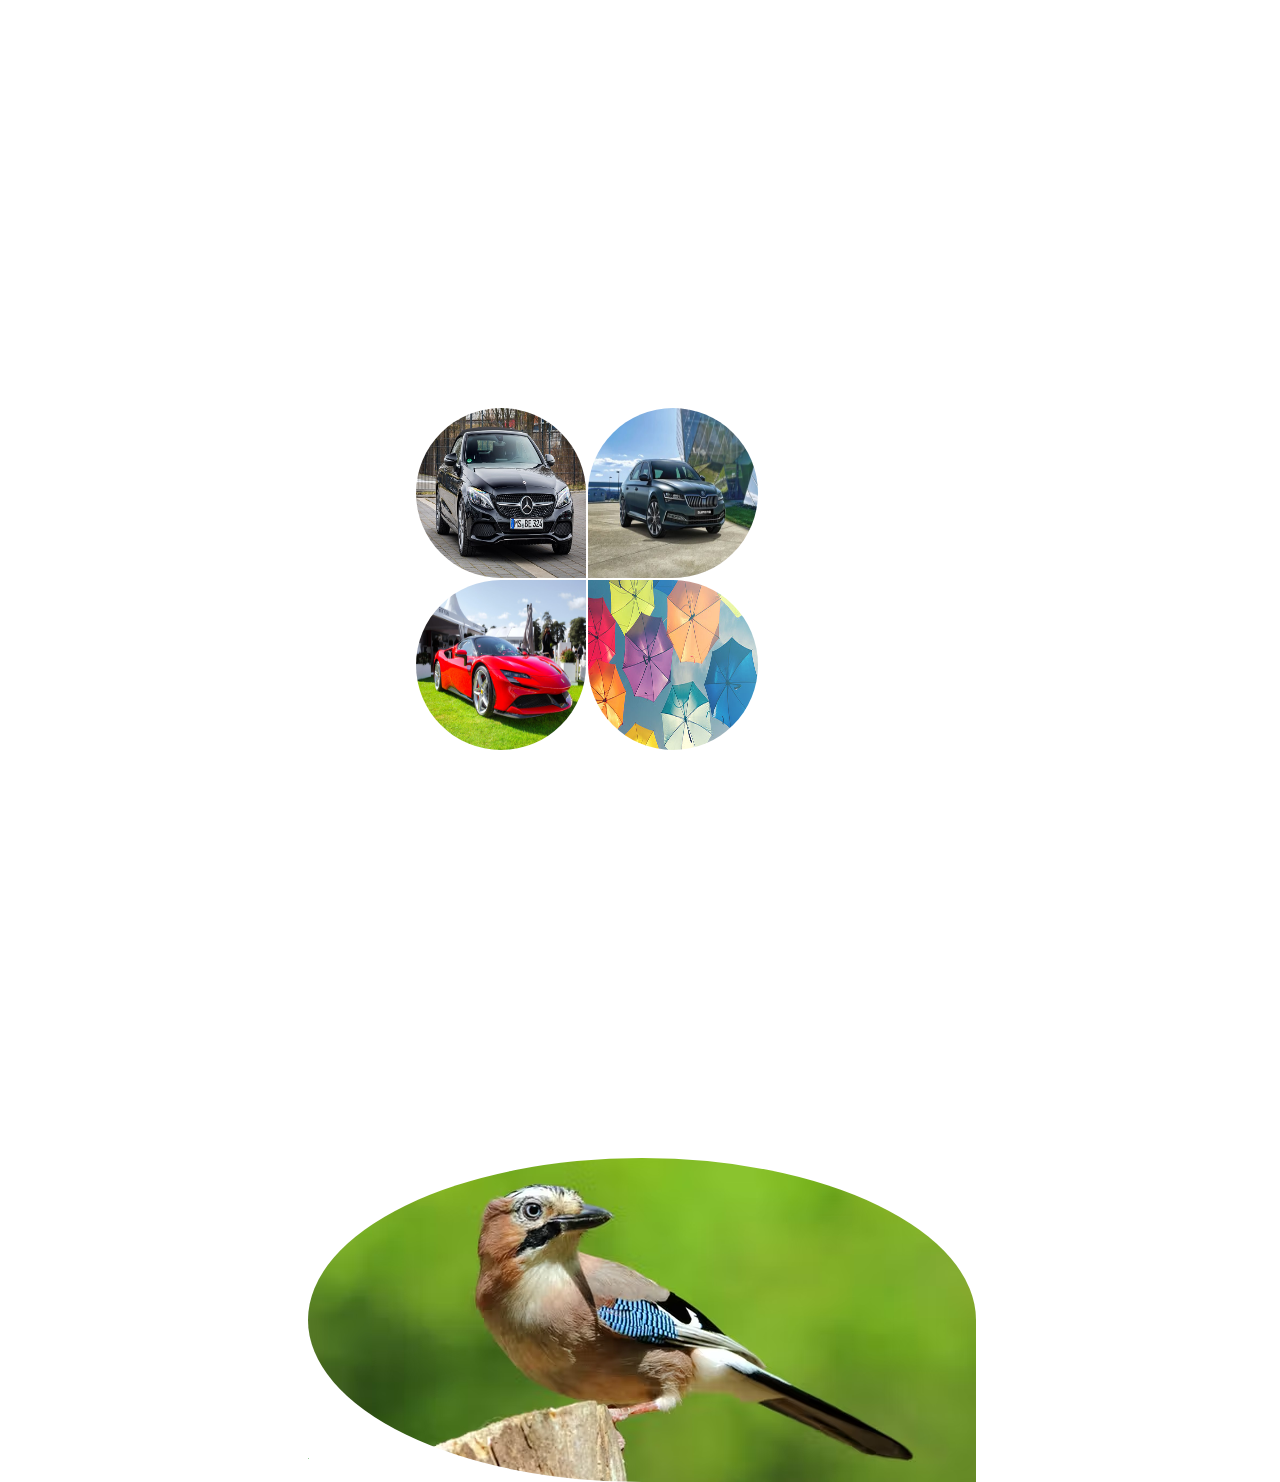
<file: front_media/media.html>
<!DOCTYPE html>
<html lang="en">
<head>
    <meta charset="UTF-8">
    <meta http-equiv="X-UA-Compatible" content="IE=edge">
    <meta name="viewport" content="width=device-width, initial-scale=1.0">
    <title>Document</title> 
    <link rel="stylesheet" href="media.CSS">
</head>
<body>
 <div class="container">
    <img id="no1" src="mercedes.jpg" alt="">
    <img id="no1" src="ferrari.jpg" alt="">
    <img id="no1" src="skoda.jpg" alt="">
    <img id="no1" src="coklu_fon.jpg" alt="">
</div>

<div class="main">
    <img id="image" src="file-bird.avif" alt="">
    <div class="title">
        <h2>Canaries in the coal mine: why birds can tell us so much about the health of Earth</h2>
    </div> 
   <span class="line-left"></span>
   <span class="line-top"></span>
</div> 

</body>
</html>
</file>
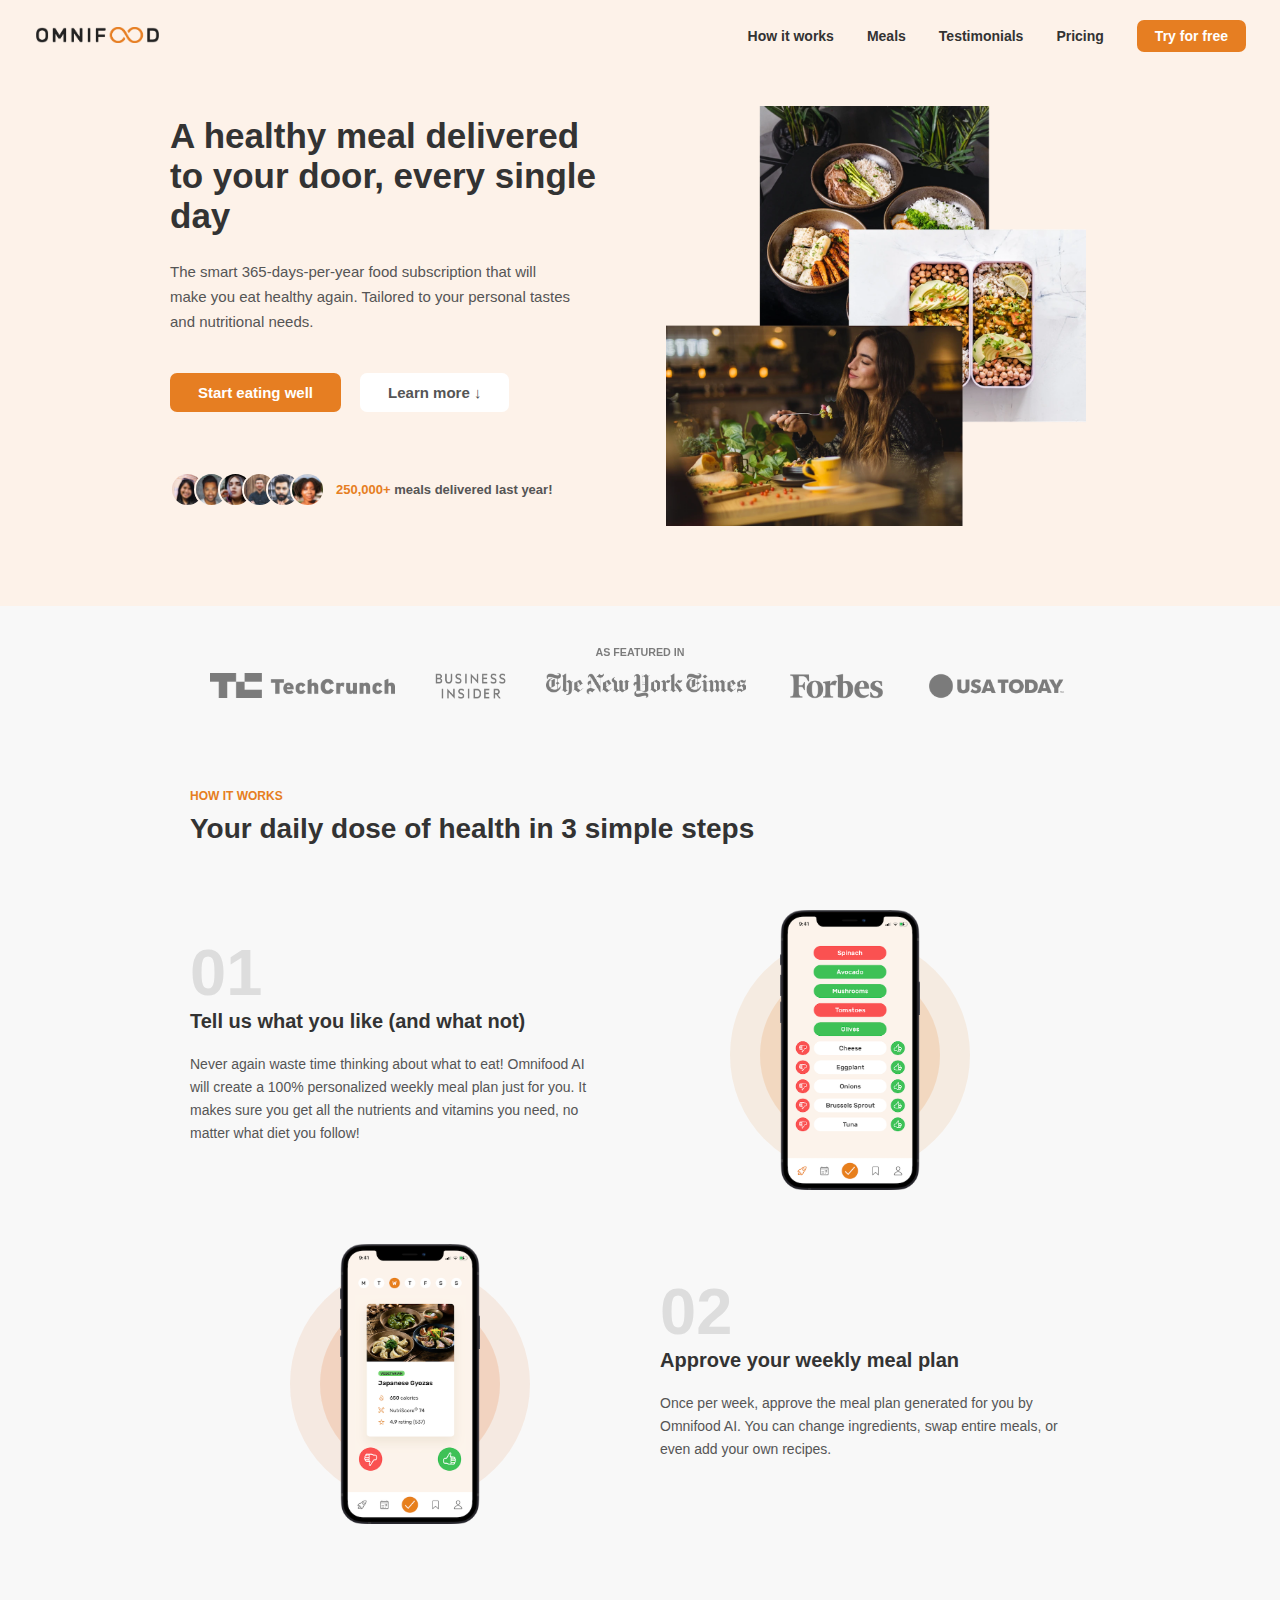
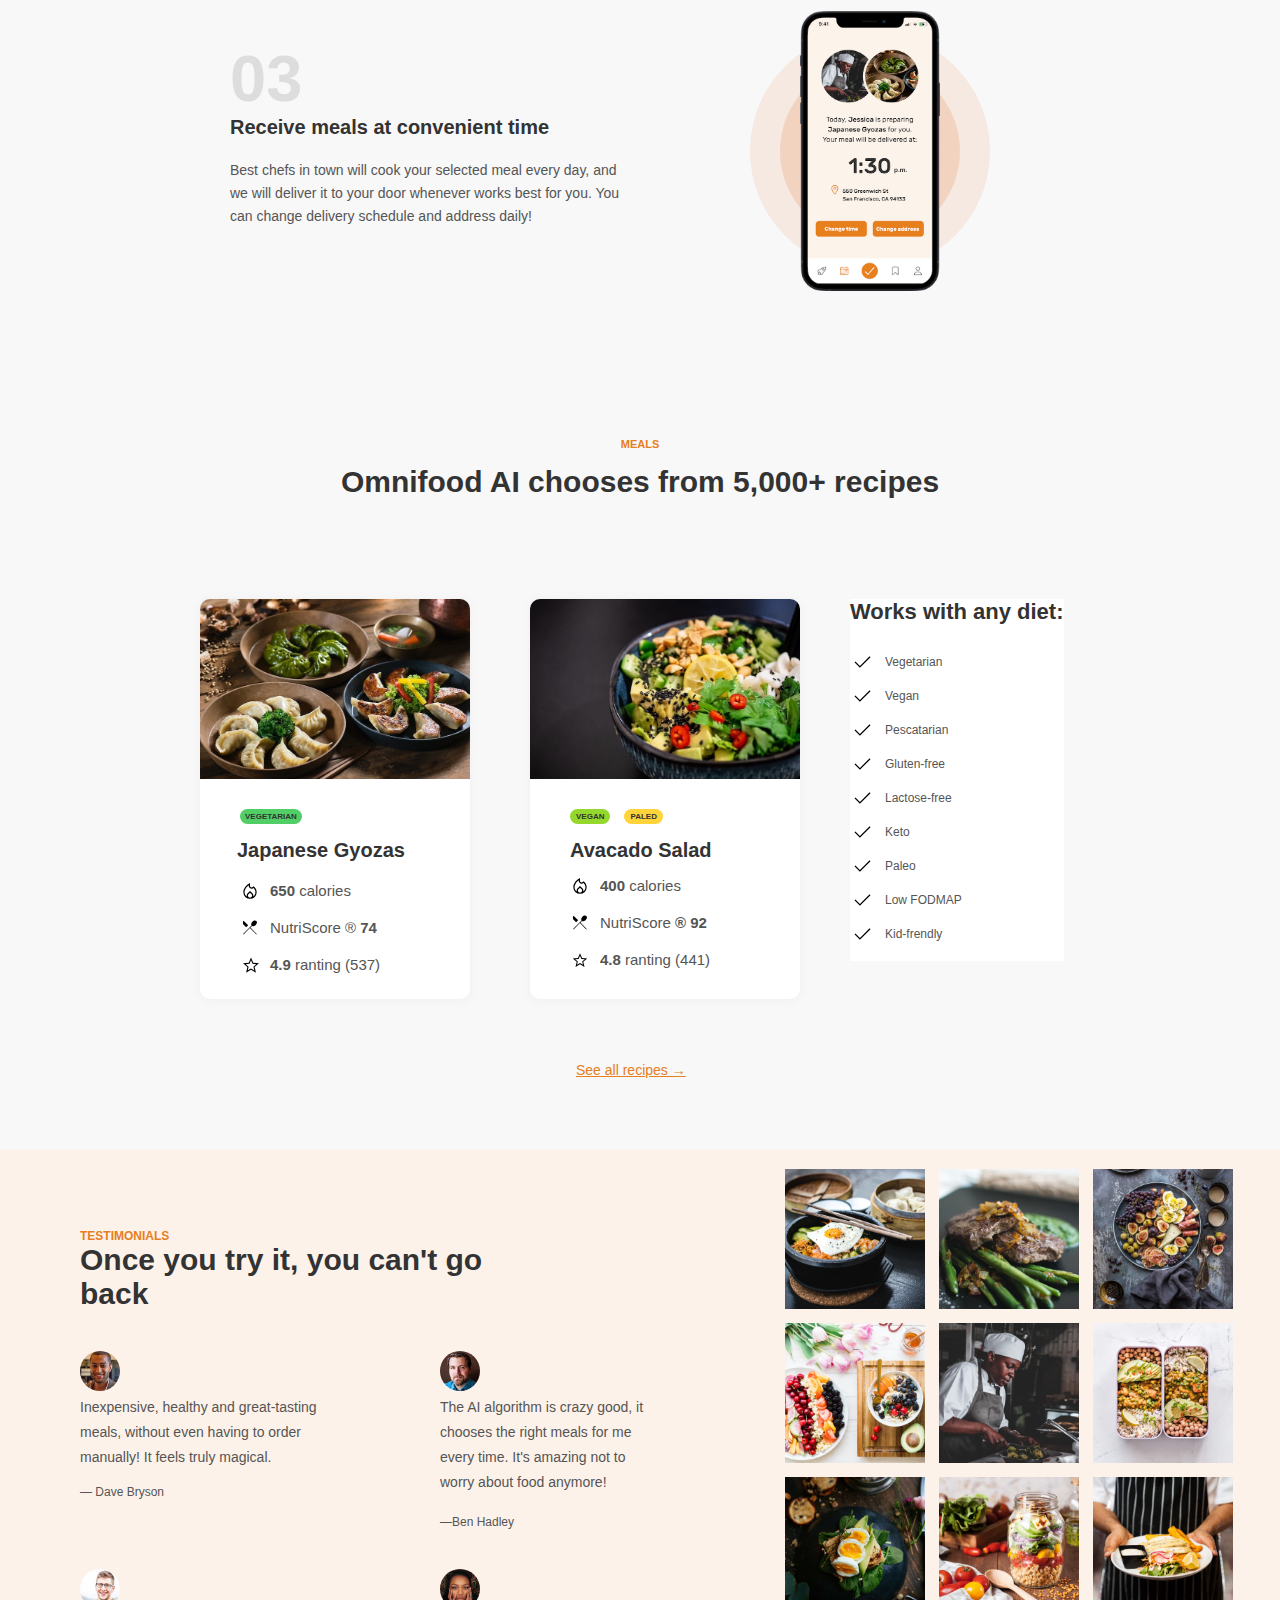
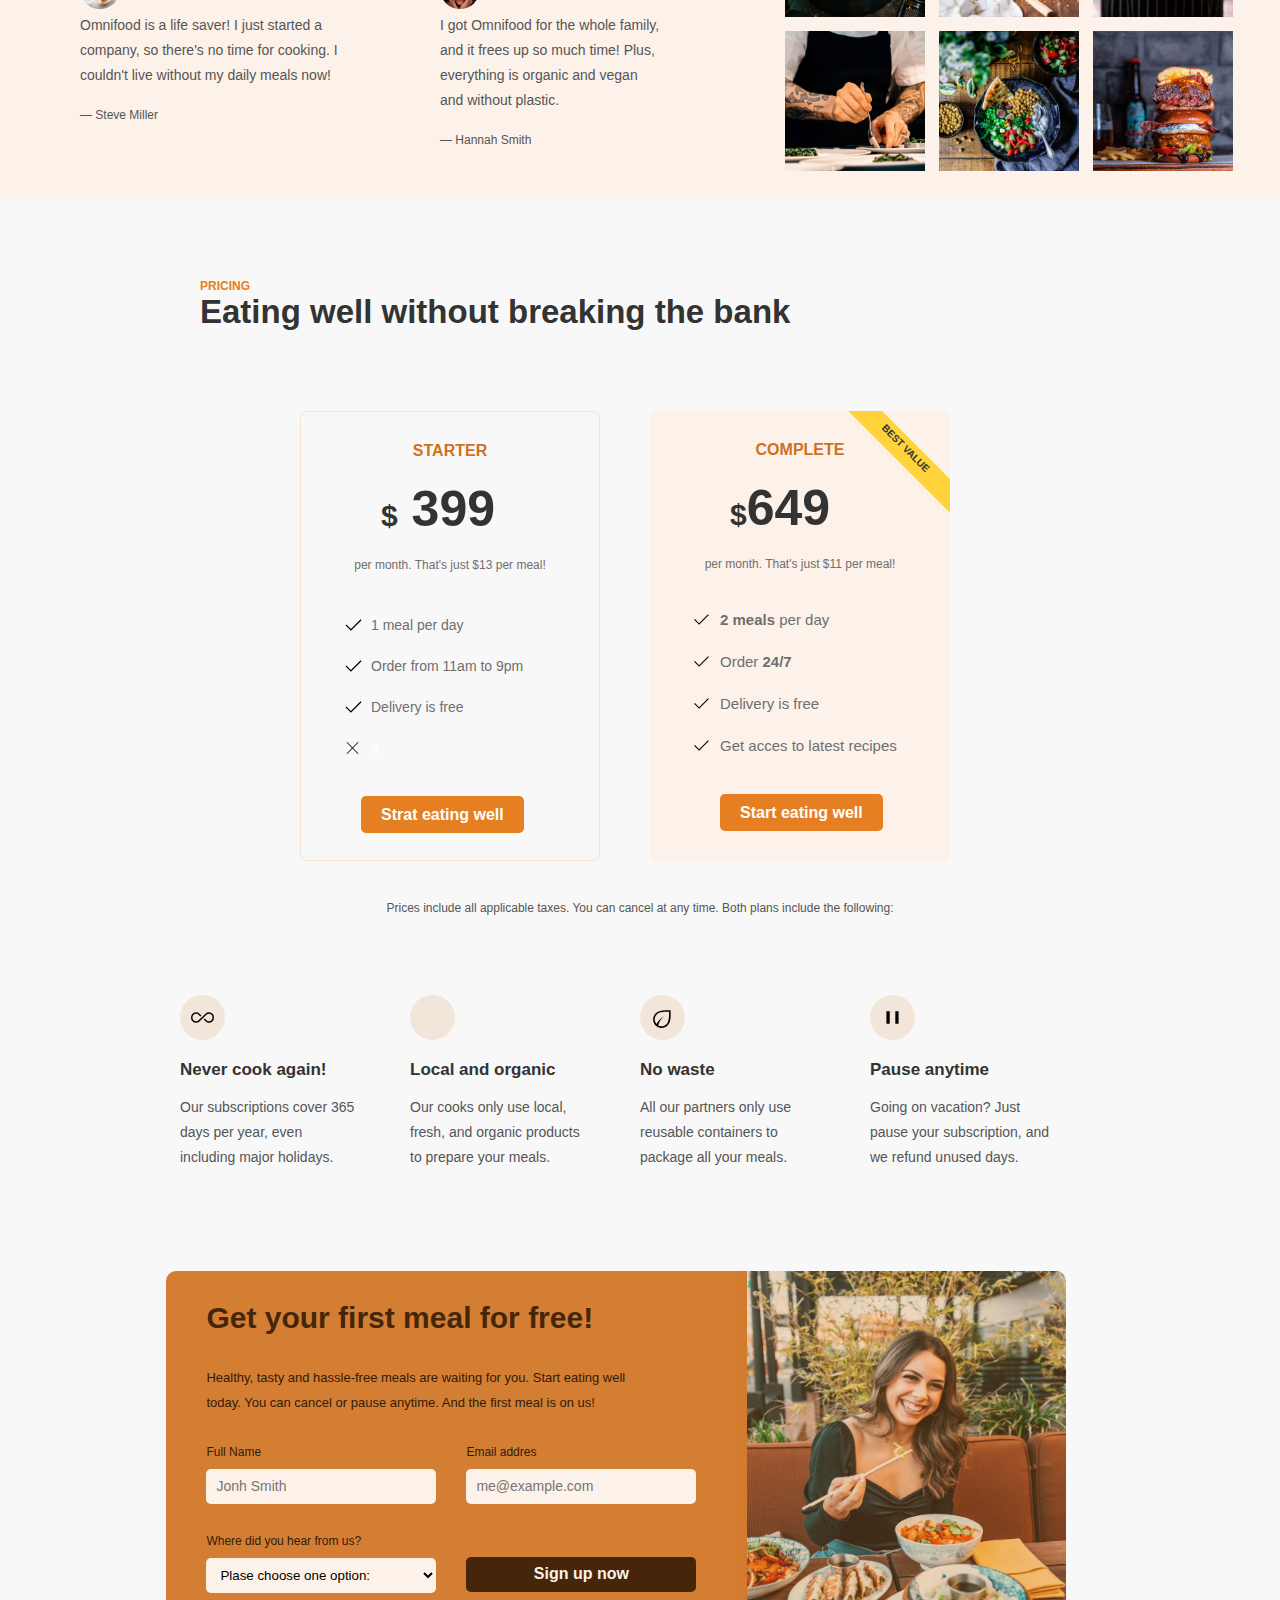
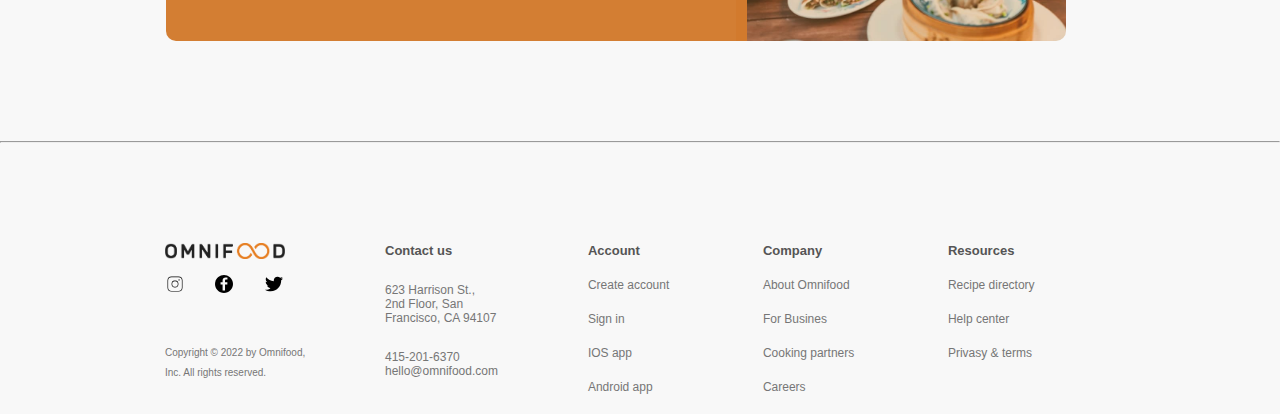
<file: web design/design.html>
<!DOCTYPE html>
<html lang="en">
<head>
    <meta charset="UTF-8">
    <meta http-equiv="X-UA-Compatible" content="IE=edge">
    <meta name="viewport" content="width=device-width, initial-scale=1.0">
    <title>Document</title> <link rel="stylesheet" href="design.CSS">
</head>
<body>
    <header>
<a href="">
    <img src="omnifood-logo.png" alt="">
</a>
<ul>
    <a href="#how">
        <li>
            How it works
        </li>
    </a>
    <a href="#meals">
        <li>
            Meals
        </li>
    </a>
    <a href="#testimonials">
        <li>
            Testimonials
        </li>
    </a>
    <a href="#pricing">
        <li>
           Pricing
        </li>
    </a>
    <a href="#try-for-free">
        <li>
           Try for free
        </li>
    </a>
</ul>
    </header>
    <main>
        <section id="main">
            <div class="text">
                <h1>A healthy meal delivered to your door, every single day</h1>
                <p>The smart 365-days-per-year food subscription that will make you eat healthy again. Tailored to your personal tastes and nutritional needs.</p>
                <div class="div-link">
                    <a href="#try-for-free">Start eating well</a>
                    <a href="#how">Learn more ↓</a>
                </div>
                <div class="div-photo">
                    <img src="customer-1.jpg" alt="">
                    <img src="customer-2.jpg" alt="">
                    <img src="customer-3.jpg" alt="">
                    <img src="customer-4.jpg" alt="">
                    <img src="customer-5.jpg" alt="">
                    <img src="customer-6.jpg" alt="">
                    <p><span>250,000+</span> meals delivered last year!</p>
                </div>
            </div>
            <div class="div-image">
                <img src="hero.webp" alt="">
            </div>
        </section>
        <div class="title"><h6>AS FEATURED IN</h6></div>
        <div class="div-logo">
            
            <img src="techcrunch.png" alt="">
            <img src="business-insider.png" alt="">
            <img src="the-new-york-times.png" alt="">
            <img src="forbes.png" alt="">
            <img src="usa-today.png" alt="">

        </div>
       
        <section id="how">
            <div class="div-paragraph">
                <p>HOW IT WORKS</p>
                <h3>Your daily dose of health in 3 simple steps</h3>
            </div>
            <div class="app-screen1">
                <div class="logo-text1">
                   <h1>01</h1>
                   <h2>Tell us what you like (and what not)</h2>
                   <p>Never again waste time thinking about what to eat! Omnifood AI will create a 100% personalized weekly meal plan just for you. It makes sure you get all the nutrients and vitamins you need, no matter what diet you follow!</p>
                </div>
              <div class="screen1">
                <div class="screen2"> 
                    <img src="app-screen-1.png" alt="">
                </div>
              
              </div>
            <div class="app-screen2">
                <div class="screen3">
                    <div class="screen4">
                        <img src="app-screen-2.png" alt="">
                    </div>
                </div>
                <div class="logo-text2">
                    <h1>02</h1>
                    <h2>Approve your weekly meal plan</h2>
                    <p>Once per week, approve the meal plan generated for you by Omnifood AI. You can change ingredients, swap entire meals, or even add your own recipes.</p>
                </div>
            </div>
            <div class="app-screen3">
                <div class="screen5">
                    <div class="screen6">
                        <img src="app-screen-3.png" alt="">
                    </div>
                </div>
                <div class="logo-text3">
                    <h1>03</h1>
                    <h2>Receive meals at convenient time</h2>
                    <p>Best chefs in town will cook your selected meal every day, and we will deliver it to your door whenever works best for you. You can change delivery schedule and address daily!</p>
                </div>
            </div>
        </section>
        <section id="meals">
              <div class="meal-title">
                <h6>MEALS</h6>
                <h2>Omnifood AI chooses from 5,000+ recipes</h2>
              </div>
              <div class="works">
                <div class="img-text">
                    <img src="meal-1.jpg" alt="">
                    <div class="explanation">
                        <span>VEGETARIAN</span>
                        <h2>Japanese Gyozas</h2>
                        <ul>
                            <li>
                                <b>650</b> calories
                            </li>
                            <li>
                                NutriScore ® <b>74</b>
                            </li>
                            <li>
                                <b>4.9</b> ranting (537)
                            </li>
                        </ul>
                    </div>
                </div>
                <div class="img-text2">
                    <img src="meal-2.jpg" alt="">
                    <div class="explanation2">
                        <span>VEGAN</span>
                        <span>PALED</span>
                        <h2>Avacado Salad</h2>
                        <ul>
                            <li><b>400</b> calories</li>
                            <li>NutriScore <b> ® 92</b></li>
                            <li><b>4.8</b> ranting (441)</li>
                        </ul>
                    </div>
                </div>
                <div class="any-diet">
                    <h2>Works with any diet:</h2>
                    <ul>
                        <li>Vegetarian</li>
                        <li>Vegan</li>
                        <li>Pescatarian</li>
                        <li>Gluten-free</li>
                        <li>Lactose-free</li>
                        <li>Keto</li>
                        <li>Paleo</li>
                        <li>Low FODMAP</li>
                        <li>Kid-frendly</li>
                    </ul>
                </div>
              </div>
              <a href="#" class="link-see">See all recipes →</a>
        </section>
        <section id="testimonials">
           <div class="test1">
              <div class="contain">
                <h6>TESTIMONIALS</h6>
                <h2>Once you try it, you can't go back</h2>
              <div class="testimonials-text1">  
                <div class="profile1">
                    <img src="dave1.jpg" alt="">
                    <blockquote> Inexpensive, healthy and great-tasting meals, without even having to order manually! It feels truly magical.</blockquote>
                      <p>  — Dave Bryson</p>
                </div>
                <div class="profile2">
                    <img src="ben2.jpg" alt="">
                    <blockquote>The AI algorithm is crazy good, it chooses the right meals for me every time. It's amazing not to worry about food anymore!</blockquote>
                    <p> —Ben Hadley</p>
                </div>
              </div>
              <div class="testimonials-text2">
                <div class="profile3">
                    <img src="steve3.jpg" alt="">
                    <blockquote>Omnifood is a life saver! I just started a company, so there's no time for cooking. I couldn't live without my daily meals now!</blockquote>
                    <p>— Steve Miller</p>
                </div>
                <div class="profile4">
                    <img src="hannah4.jpg" alt="">
                    <blockquote>I got Omnifood for the whole family, and it frees up so much time! Plus, everything is organic and vegan and without plastic.</blockquote>
                    <p>— Hannah Smith</p>
                </div>
              </div>
              </div>
              <div class="gallery">
                <div class="gallery1">
                <img src="gallery-1.jpg" alt="">
            </div>
             <div class="gallery1">
                <img src="gallery-2.jpg" alt="">
             </div>
             <div class="gallery1">
                <img src="gallery-3.jpg" alt="">
             </div>
             <div class="gallery1">
                <img src="gallery-4.jpg" alt="">
             </div>
             <div class="gallery1">
                <img src="gallery-5.jpg" alt="">
             </div>
             <div class="gallery1">
                <img src="gallery-6.jpg" alt="">
             </div>
             <div class="gallery1">
                <img src="gallery-7.jpg" alt="">
             </div>
             <div class="gallery1">
                <img src="gallery-8.jpg" alt="">
             </div>
             <div class="gallery1">
                <img src="gallery-9.jpg" alt="">
             </div>
             <div class="gallery1">
                <img src="gallery-10.jpg" alt="">
             </div>   
             <div class="gallery1">
                <img src="gallery-11.jpg" alt="">
             </div>
             <div class="gallery1">
                <img src="gallery-12.jpg" alt="">
             </div>
              </div>
           </div> 
           <div class="test2"></div>
        </section>
        <section id="pricing">
             <div class="pricing-title">
                <h6>PRICING</h6>
                <h2>Eating well without breaking the bank</h2>
             </div>
            <div class="container-pricing">
             <div class="starter">
                <h4>STARTER</h4>
                <p><span>$</span> 399</p>
                <p>per month. That's just $13 per meal!</p>
                <ul>
                    <li>1 meal per day</li>
                    <li>Order from 11am to 9pm</li>
                    <li>Delivery is free</li>
                    <li>a</li>
                </ul>
                <a href="">Strat eating well</a>
             </div>
             <div class="complete">
                <!-- <div class="best-value">BEST VALUE</div> -->
                <h4>COMPLETE</h4>
                <p><span>$</span>649</p>
                <p>per month. That's just $11 per meal!</p>
                <ul>
                    <li><b>2 meals</b> per day</li>
                    <li>Order <b>24/7</b></li>
                    <li>Delivery is free</li>
                    <li>Get acces to latest recipes</li>
                </ul>
                <a href="">Start eating well</a>
             </div>
            </div>
            <p class="prices">Prices include all applicable taxes. You can cancel at any time. Both plans include the following:</p>
        </section>
        <div class="never">
            <div class="again-container">
               <div class="again"></div>
               <h2>Never cook again! </h2>
               <p>Our subscriptions cover 365 days per year, even including major holidays.</p>
            </div>
            <div class="local-container">
               <div class="local"></div>
               <h2>Local and organic</h2>
               <p>Our cooks only use local, fresh, and organic products to prepare your meals.</p>
            </div>
            <div class="waste-container">
               <div class="waste"></div>
               <h2>No waste</h2>
               <p>All our partners only use reusable containers to package all your meals.</p>
            </div>
            <div class="pause-container">
               <div class="pause"></div>
               <h2>Pause anytime</h2>
               <p>Going on vacation? Just pause your subscription, and we refund unused days.</p>
            </div>
        </div>
        <section id="try-for-free">
            <div class="eating">
               <div class="for-free">
                <h2>Get your first meal for free!</h2>
               <h6>Healthy, tasty and hassle-free meals are waiting for you. Start eating well today. You can cancel or pause anytime. And the first meal is on us!</h6>
              <div class="flex-div">
               <div class="input1">
                <label for="full-name">Full Name</label>
                <input id="full-name" type="text" placeholder="Jonh Smith" required>
               </div>
               <div class="input2">
                <label for="email">Email addres</label>
                <input id="email" type="email" placeholder="me@example.com" required >
               </div>
              </div>
            <div class="button-container">
              <div class="select-container">
                  <label class="select" for="select-where">Where did you hear from us?</label>
                 <select name="" id="select-where">
                   <option value="">Plase choose one option:</option>
                   <option value="friends">Friend and family</option>
                   <option value="youtube">Youtube video</option>
                   <option value="podcast">Podcast</option>
                   <option value="ad">Faceook ad</option>
                   <option value="other">Other</option>
                 </select>
             </div>
              <a href="https://omnifood-jonas.netlify.app/?full-name=dlldl&email=mjdn%40gmail.com&select-where=podcast"><button>Sign up now</button></a>
            </div>
            </div>
               <img src="eating.jpg" alt="">
               <div class="blure"></div>
            </div>  
        </section>
    </main>
    <hr>
    <footer>
        <div class="footer">
            <img src="omnifood-logo.png" alt=>
            <ul class="media-ul">
                <li></li>
                <li></li>
                <li></li>
            </ul>
            <p>Copyright © 2022 by Omnifood, Inc. All rights reserved.</p>
        </div>
        <ul class="ul-list">
            <li>Contact us
                <ul class="small-list1">
                    <li>623 Harrison St., 2nd Floor, San Francisco, CA 94107</li>
                    <li>415-201-6370
                        hello@omnifood.com</li>
                </ul>
            </li>
            <li>Account
                <ul class="small-list2">
                   <a href="#"> <li>Create account</li></a>
                   <a href="#"> <li>Sign in</li></a>
                   <a href="#"> <li>IOS app</li></a>
                   <a href="#"><li>Android app</li></a>
                </ul>
            </li>
            <li>Company
                <ul class="small-list3">
                   <a href="#"> <li>About Omnifood</li></a>
                    <a href="#"><li>For Busines</li></a>
                    <a href="#"><li>Cooking partners</li></a>
                    <a href="#"><li>Careers</li></a>
                </ul>
            </li>
            <li>Resources
                <ul class="small-list4">
                   <a href="#"> <li>Recipe directory</li></a>
                   <a href="#"><li>Help center</li></a>
                   <a href="#"> <li>Privasy & terms</li></a>
                </ul>
            </li>
        </ul>
    </footer>
</body>

</html>
</file>
<file: job-listings-with-filtering/index.css>
body{
  background-color: #f2f2f2;
}
.figma{
  margin: 30px 0 0 55px;
  width: 1110px;
  height: 151px;
  border-left: 6px solid #63baba;
  border-radius: 5px;
  background-color: #fff;
  position: relative;
  box-shadow: 0 .5px 15px 0 #5ca5a5;
}
.photo{
  width: 110px;
  height: 110px;
  border-radius: 50%;
  background-color: black;
  position: absolute;
  top: 20px;
  left: 20px;
  font-family:'Lucida Sans', 'Lucida Sans Regular', 'Lucida Grande', 'Lucida Sans Unicode', Geneva, Verdana, sans-serif;
  font-weight: bold;
}
.photo p{
  color: #fff;
  font-size: 12px;
  padding-top: 30px;
  padding-left: 20px;
  font-weight: bold;
  font-family:'Lucida Sans', 'Lucida Sans Regular', 'Lucida Grande', 'Lucida Sans Unicode', Geneva, Verdana, sans-serif;

}
#shop{
  margin-left: 200px;
  padding-top: 20px;
}
#shop span{
  margin-right: 10px;
}
#photo{
  font-size: 20px;
  color: #63baba;
  font-weight: bold;
  font-family:'Lucida Sans', 'Lucida Sans Regular', 'Lucida Grande', 'Lucida Sans Unicode', Geneva, Verdana, sans-serif;

}
#new{
  display: inline-block;
  width: 51px;
  height: 20.36px;
  background-color: #63baba;
  color: #fff;
  border-radius: 15px;
  text-align: center;
  padding-top:  4px;
  padding-bottom: 5px;
  font-family:'Lucida Sans', 'Lucida Sans Regular', 'Lucida Grande', 'Lucida Sans Unicode', Geneva, Verdana, sans-serif;
  font-weight: bold;
}
#featured{
  display: inline-block;
  width: 79px;
  height: 25.36px;
  background-color: #2b3939;
  color: #fff;
  border-radius: 15px;
  text-align: center;
  padding: 5px 6px 0 6px;
  font-family:'Lucida Sans', 'Lucida Sans Regular', 'Lucida Grande', 'Lucida Sans Unicode', Geneva, Verdana, sans-serif;
  font-weight: bold;

}
#senior{
  margin-left: 200px;
  margin-top:15px ;
  display: flex;
}
#senior #no1{
  font-size: 23px;
  color: #2b3939;
  font-family:'Lucida Sans', 'Lucida Sans Regular', 'Lucida Grande', 'Lucida Sans Unicode', Geneva, Verdana, sans-serif;
  font-weight: bold;
}
#senior2 span{
  display: inline-block;
  padding: 6px;
  background-color:#5ca5a51a ;
  border-radius: 6px;
  color:#5CA5A5 ;
  font-family:'Lucida Sans', 'Lucida Sans Regular', 'Lucida Grande', 'Lucida Sans Unicode', Geneva, Verdana, sans-serif;
  font-weight: bold;
  margin-right: 20px;
}
#senior2{
  margin-left: 170px;
}
#full-time{
  width: 288px;
  height: 25.90px;
  font-size: 18px;
  font-family:'Lucida Sans', 'Lucida Sans Regular', 'Lucida Grande', 'Lucida Sans Unicode', Geneva, Verdana, sans-serif;
  color: #959595;
  margin-left: 200px;
}
.stack{
  margin: 20px 0 20px 10px;
  width: 1110px;
  height: 152px;
  background-color: #fff;
  border-left: 6px solid #63baba;
  border-radius: 5px;
  position: relative;
}
.spot{
  width: 110px;
  height: 110px;
  border-radius: 50%;
  background-color: #f3603c;
  position: absolute;
  top: 25px;
  left: 20px;
  
  
}
.spot p{
  color: #fff;
  padding: 25px 0 0 27px;
  font-size: 15px;
  font-family:'Lucida Sans', 'Lucida Sans Regular', 'Lucida Grande', 'Lucida Sans Unicode', Geneva, Verdana, sans-serif;
  font-weight: bold;
}
.full{
  margin-left: 200px;
  width: 280px;
  height: 24px;
  position:absolute ;
  top: 20px;
  left: 130px;
}
.full span{
  display: inline-block;
  margin-right: 15px;
}
.full span:nth-of-type(1){
  color: #63baba;
  font-size: 20px;
  font-weight: bold;
  font-family:'Lucida Sans', 'Lucida Sans Regular', 'Lucida Grande', 'Lucida Sans Unicode', Geneva, Verdana, sans-serif;

}
.full span:nth-of-type(2){
  width: 51px;
  height: 24px;
  background-color: #63baba;
  border-radius: 13px;
  color: #fff;
  font-family:'Lucida Sans', 'Lucida Sans Regular', 'Lucida Grande', 'Lucida Sans Unicode', Geneva, Verdana, sans-serif;
  padding: 2px 2px 2px 2px;
  text-align: center;
  font-weight: 600;
}
.full span:nth-of-type(3){
  width: 85px;
  height: 24px;
  background-color: #2b3939;
  border-radius: 15px;
  padding: 4px;
  text-align: center;
  color: #fff;
  font-family:'Lucida Sans', 'Lucida Sans Regular', 'Lucida Grande', 'Lucida Sans Unicode', Geneva, Verdana, sans-serif;
  font-weight: 600;
}
.stack{
  box-shadow: 0 .5px 15px 0 #5ca5a5;
}
#norm{
  width:250px ;
  height: 24px;
  font-family:'Lucida Sans', 'Lucida Sans Regular', 'Lucida Grande', 'Lucida Sans Unicode', Geneva, Verdana, sans-serif;
  font-weight: 600;
  font-size: 24px;
  display: inline-block;
  position:absolute;
  top: 40px;
  left: 330px;
}
#contact{
  width: 341px;
  height: 32px;
  margin-left: 385px;
  display:flex ;
  margin-top: -60px ;
}
#contact span{
  display: inline-block;
  padding: 5px 5px 6px 5px;
  background-color:#5ca5a523 ;
  border-radius: 5px;
  color:#5CA5A5 ;
  font-family:'Lucida Sans', 'Lucida Sans Regular', 'Lucida Grande', 'Lucida Sans Unicode', Geneva, Verdana, sans-serif;
  font-weight: bold;
  margin-right: 25px;
  font-size: 18px;
  text-align: center;
  
}
#contact p{
  font-size: 23px;
  color: #2b3939;
  font-family:'Lucida Sans', 'Lucida Sans Regular', 'Lucida Grande', 'Lucida Sans Unicode', Geneva, Verdana, sans-serif;
  font-weight: bold;
}
.select{
  width: 288px;
  height: 25.90px;
  font-size: 16px;
  font-family:'Lucida Sans', 'Lucida Sans Regular', 'Lucida Grande', 'Lucida Sans Unicode', Geneva, Verdana, sans-serif;
  color: #959595;
  padding: 110px 0 0 330px ;
}
.junior{
  width: 1110px;
  height: 152px;
  background-color: #fff;
  border-radius: 5px;
  margin-left: 55px;
  margin-top: 40px;
  box-shadow: 0 0 10px 1px #5CA5A5;
  position: relative;
}
.account{
  width: 110px;
  height: 110px;
  background-color: #4f1181;
  border-radius: 50%;
  position: absolute;
  top: 23px;
  left: 15px;
}
.account p{
  padding: 27px 18px;
  color: #fff;
  font: 15px 'Lucida Sans', 'Lucida Sans Regular', 'Lucida Grande', 'Lucida Sans Unicode', Geneva, Verdana, sans-serif;  ;
  font-weight: bold;
}
.account-new{
  position: absolute;
  top: 30px;
  left: 180px;
}
.account-new span{
  display: inline-block;
  margin-right: 15px;
  font: 18px 'Lucida Sans', 'Lucida Sans Regular', 'Lucida Grande', 'Lucida Sans Unicode', Geneva, Verdana, sans-serif;  ;
  font-weight: bold;
  color: #5ca5a5;
}
.account-new span:nth-child(2){
  width: 40px;
  height: 20px;
  background-color: #5ca5a5;
  color: #fff;
  border-radius: 30px;
  padding: 2px 10px 8px 7px;
  text-align: center;
}
.front-modle{
  font: 24px 'Lucida Sans', 'Lucida Sans Regular', 'Lucida Grande', 'Lucida Sans Unicode', Geneva, Verdana, sans-serif;
  font-weight: bold;
  position: absolute;
  top: 70px;
  left: 180px;
  font-weight: bold;
  display: flex;

}
.front-modle div span{
  font: 18px 'Lucida Sans', 'Lucida Sans Regular', 'Lucida Grande', 'Lucida Sans Unicode', Geneva, Verdana, sans-serif;  
  font-weight: 900;
  margin-right:20px ;
  background-color: #5ca5a524;
  color: #5ca5a5;
  border-radius: 5px;
  padding: 2px 7px;
}
.front-modle div{
  margin-left: 125px;
}
#date{
  position: absolute;
  top: 110px;
  left: 180px;
  font-size: 16px;
  font-family:'Lucida Sans', 'Lucida Sans Regular', 'Lucida Grande', 'Lucida Sans Unicode', Geneva, Verdana, sans-serif;
  color: #959595;
}
.my-home{
  width: 1110px;
  height: 152px;
  background-color: #fff;
  border-radius: 5px;
  margin: 50px 55px;
  position: relative;
  box-shadow: 0 1px 10px 0 #5ca5a5;
}
#home{
  width: 110px;
  height: 110px;
  border-radius: 50%;
  background-color: #68a4a4;
  position: absolute;
  top: 25px;
  left: 25px;
}
#home p{
  color: #fff;
  padding: 32px 20px;
  font-family:'Lucida Sans', 'Lucida Sans Regular', 'Lucida Grande', 'Lucida Sans Unicode', Geneva, Verdana, sans-serif;
  font-size: 11px;
  font-weight: bold;
}
.my-home #no1{
  font-family:'Lucida Sans', 'Lucida Sans Regular', 'Lucida Grande', 'Lucida Sans Unicode', Geneva, Verdana, sans-serif;
  color: #5ca5a5;
  font-size: 16px;
  font-weight: bold;
  position: absolute;
  top: 30px;
  left: 170px;
}
.my-home #no2{
  position: absolute;
  top:70px ;
  left: 170px;
  font-family:'Lucida Sans', 'Lucida Sans Regular', 'Lucida Grande', 'Lucida Sans Unicode', Geneva, Verdana, sans-serif;
  font-weight: bold;
  font-size: 20px;
}
#span-id{
  position: absolute;
  left: 710px;
  top: 80px;
  font-size: 18px;
  font-family: 'Lucida Sans', 'Lucida Sans Regular', 'Lucida Grande', 'Lucida Sans Unicode', Geneva, Verdana, sans-serif;
  font-weight: bold;
  color: #5ca5a5;
  width: 400px;
  right: 15px;
}
#span-id span{
  background-color: #5ca5a51d;
  padding: 4px 7px;
  margin-left: 15px;
  border-radius: 5px;
}
#lite{
  position: absolute;
  top: 110px;
  left: 170px;
  color: #9d9e9e;
  font-size: 16px;
  font-family: 'Lucida Sans', 'Lucida Sans Regular', 'Lucida Grande', 'Lucida Sans Unicode', Geneva, Verdana, sans-serif;
}
.loop-studios{
  width: 1110px;
  height: 152px;
  background-color: #fff;
  margin-top: 30px;
  margin-left: 50px;
  position: relative;
  box-shadow: 0 1px 10px 0 #5ca5a5;
  border-radius: 5px;
}
#loop{
  width: 110px;
  height: 110px;
  border-radius: 50%;
  background-color: #8b1558;
  position: absolute;
  top: 25px;
  left: 25px;
}
#loop p{
  width: 70px;
  font-size: 20px;
  color: #fff;
  font-family: Arial, Helvetica, sans-serif;
  padding: 18px 20px;
  line-height: 16px;
  font-weight: bold;
}
.study{
  position: absolute;
  top: 40px;
  left: 180px;
  font: 19px Arial, Helvetica, sans-serif;
  font-weight: bold;
  color: #63baba;
}
#software{
  display: inline-block;
  position: absolute;
  top: 80px;
  left: 180px;
  font: 22px Arial, Helvetica, sans-serif;
  font-weight: bold;
}
.engineer{
  position: absolute;
  top: 80px;
  left: 580px;
}
.engineer span{
  font:18px Arial, Helvetica, sans-serif;
  font-weight: bold;
  color: #5ca5a5;
  margin-left: 15px;
  background-color: #5ca5a51e;
  padding: 8px;
  border-radius: 5px;
}
#last-time{
  position: absolute;
  top: 110px;
}
.engineer #last-time{
 position: absolute;
 top: 35px;
 left: -400px;
 font:18px Arial, Helvetica, sans-serif ;
 color: #9d9e9e;
}
.facelt-head{
  width: 1110px;
  height: 152px;
  background-color: #fff;
  margin: 50px 50px;
  box-shadow: 0 1px 10px 0 #5ca5a5;
  border-radius: 5px;
  position: relative;
}
.facelt-middle{
  width: 110px;
  height: 110px;
  position: absolute;
  top: 25px;
  left: 25px;
  border-radius: 50%;
  background-image:linear-gradient(#d961c3, #6858ff)  ;
  position: relative;
}
.facelt-middle .white{
  width: 50px;
  height:50px;
  background-color: #fff;
  border-radius: 50%;
  position: absolute;
  top: 30px;
  left: 65px;
}
#facelt{
  position: absolute;
  top: 30px;
  left: 180px;
  font:20px Arial, Helvetica, sans-serif ;
  font-weight: bold;
  color: #63baba;
}
.backend{
  position: absolute;
  top: 70px;
  left: 180px;
  font: 22px Arial, Helvetica, sans-serif;
  font-weight: bold;

}
.span span{
  margin-right: 20px;
  font:18px Arial, Helvetica, sans-serif ;
  color: #5CA5A5;
  background-color: #5ca5a51e;
  font-weight: bold;
  padding: 6px 10px ;
  border-radius: 5px;
  
}
.span{
  position: absolute;
  top: 70px;
  right: 20px;

}
#ago{
  font: 18px Arial, Helvetica, sans-serif  ;
  color: #9d9e9e;
  position: absolute;
  top: 110px;
  left: 180px;
}
.shortly-head{
  width: 1110px;
  height: 152px;
  background-color: #fff;
  margin: 60px 50px;
  box-shadow: 0 1px 10px 0 #5ca5a5;
  border-radius: 5px;
  position: relative;
}
.short-body{
  position: absolute;
  top: 20px;
  left: 25px;
  width: 110px;
  height: 110px;
  background-color: #19ACDE;
  border-radius:50% ;
}
.short-body p{
  position: absolute;
  top: 15px;
  left: 20px;
  font-family:system-ui, -apple-system, BlinkMacSystemFont, 'Segoe UI', Roboto, Oxygen, Ubuntu, Cantarell, 'Open Sans', 'Helvetica Neue', sans-serif  ;
  font-size: 22px;
  font-weight: bold;
  color: #fff;
}
#shortly{
  position: absolute;
  color: #5ca5a5;
  font: 18px system-ui, -apple-system, BlinkMacSystemFont, 'Segoe UI', Roboto, Oxygen, Ubuntu, Cantarell, 'Open Sans', 'Helvetica Neue', sans-serif ;
  font-weight: bold;
  top: 25px;
  left: 180px;

}
.short-junior{
  position: absolute;
  top: 60px;
  left: 180px;
  font-family:system-ui, -apple-system, BlinkMacSystemFont, 'Segoe UI', Roboto, Oxygen, Ubuntu, Cantarell, 'Open Sans', 'Helvetica Neue', sans-serif  ;
  font-size: 22px;
  font-weight: bold;
}
.junior2{
  position: absolute;
  top: 70px;
  left: 570px;
}
.junior2 span{
  margin-left:20px ;
  background-color: #5ca5a522;
  padding: 6px 10px;
  border-radius: 5px;
  font-family:system-ui, -apple-system, BlinkMacSystemFont, 'Segoe UI', Roboto, Oxygen, Ubuntu, Cantarell, 'Open Sans', 'Helvetica Neue', sans-serif  ;
  font-size: 18px;
  font-weight: bold;
  color: #5CA5A5;
}
#body{
  font-family: system-ui, -apple-system, BlinkMacSystemFont, 'Segoe UI', Roboto, Oxygen, Ubuntu, Cantarell, 'Open Sans', 'Helvetica Neue', sans-serif;
  font-size: 20px;
  color: #959595;
  position: absolute;
  top: 100px;
  left: 180px;
}
.insure{
  width: 1110px;
  height: 152px;
  background-color: #fff;
  margin: 60px 50px;
  box-shadow: 0 1px 10px 0 #5ca5a5 ;
  border-radius: 5px;
  position: relative;
}
.insure-body{
  width: 110px;
  height: 110px;
  border-radius: 50%;
  position: absolute;
  top: 15px;
  left: 25px;
  background-color:#403646 ;
}
.insure-body p{
  font-size: 20px;
  color: #f3d3ca;
  padding: 25px 20px;
  font-weight: 300;
  font-family:'Franklin Gothic Medium', 'Arial Narrow', Arial, sans-serif;
}
#insure-span{
  position: absolute;
  top: 25px;
  left: 180px;
  font: 20px 'Franklin Gothic Medium', 'Arial Narrow', Arial, sans-serif;
  color: #5CA5A5;
  font-weight: 300;
}
#insure-frontend{
  position: absolute;
  top: 60px;
  left: 180px;
  font: 24px 'Franklin Gothic Medium', 'Arial Narrow', Arial, sans-serif;
  font-weight: 700;
}
.insure-junior{
  position: absolute;
  top: 60px;
  left: 590px;

}
.insure-junior span{
  background-color: #5ca5a526;
  padding:6px 10px;
  border-radius: 5px;
  font: 20px 'Franklin Gothic Medium', 'Arial Narrow', Arial, sans-serif;
  margin-left: 15px;
  color: #5ca5a5;
  font-weight: 400;
}
#world{
  position: absolute;
  top: 100px;
  left: 180px;
  color: #ababab;
  font: 20px  'Franklin Gothic Medium', 'Arial Narrow', Arial, sans-serif;
}
.eyecam{
  width: 1110px;
  height: 152px;
  background-color: #fff;
  border-radius: 5px;
  margin: 60px 50px;
  box-shadow: 0 1px 10px 0 #5ca5a5 ;
  position: relative;

}
.eyecam-body{
  position: absolute;
  top: 20px;
  left: 25px;
  width: 110px;
  height: 110px;
  border-radius: 50%;
  background-image: linear-gradient(#43e2de, #156a8d);
}
.eyecam-body p{
  font-size:17px ;
  position: absolute;
  top: 25px;
  left: 15px;
  font-family: 'Gill Sans', 'Gill Sans MT', Calibri, 'Trebuchet MS', sans-serif;
  font-weight: 600;
  color: #fff;
}
.eyecam-p{
  position: absolute;
  top: 0;
  left: 180px;
  color: #5ca5a5;
  font: 20px 'Gill Sans', 'Gill Sans MT', Calibri, 'Trebuchet MS', sans-serif;
  font-weight: bold;
}
.full2{
  position:absolute ;
  top: 30px;
  left: 180px;
  font: 24px 'Gill Sans', 'Gill Sans MT', Calibri, 'Trebuchet MS', sans-serif;
  font-weight: bold;
}
.paragraph{
  position: absolute;
  top: 30px;
  left: 530px;
}
.paragraph p{
  display: inline-block;
  margin-left: 15px;
  background-color: #5ca5a523;
  font: 20px 'Gill Sans', 'Gill Sans MT', Calibri, 'Trebuchet MS', sans-serif;
  padding: 6px 10px;
  border-radius: 5px;
  color: #5ca5a5;
  font-weight: bold;
}
.world-wide{
  position: absolute;
  top: 100px;
  left: 180px;
  color: #959595;
  font:20px 'Gill Sans', 'Gill Sans MT', Calibri, 'Trebuchet MS', sans-serif ;
}
.frontend-dev{
  width: 1110px;
  height: 152px;
  background-color: #fff;
  border-radius: 5px;
  margin: 60px 50px;
  box-shadow: 0 1px 10px 0 #5ca5a5 ;
  position: relative;

}
.matrix{
  width: 110px;
  height: 110px;
  border-radius: 50%;
  position: absolute;
  top: 20px;
  left: 25px;
  background-color: #1a7373;
}
.the-air-filter-company {
  width: 300px;
   position: absolute;
   top: 10px;
   left: 150px;
   font-size: 20px;
   font-family: Arial, Helvetica, sans-serif;
   color: #5CA5A5;
   font-weight: bold;
}
.company{
  position: absolute;
  width: 200px;
  top: 45px;
  left: 150px;
  font-size: 22px;
  font-weight: bold;
   font-family: Arial, Helvetica, sans-serif;
}
.container-div{
 position: absolute;
 top: 25px;
 left: 580px;
 width: 500px;
}
.container-div p{
  display: inline-block;
  margin-left: 15px;
  background-color: #5ca5a523;
  font: 20px 'Gill Sans', 'Gill Sans MT', Calibri, 'Trebuchet MS', sans-serif;
  padding: 6px 10px;
  border-radius: 5px;
  color: #5ca5a5; 
  font-weight: bold;
}
.last-date{
  width: 280px;
  position: absolute;
  top: 80px;
  left: 150px;
  color: #959595;
  font-size: 20px;
  font-family: 'Gill Sans', 'Gill Sans MT', Calibri, 'Trebuchet MS', sans-serif;
  font-weight: 500;
}
</file>
<file: DERSLER/style.CSS>
html, body{
    margin: 0;
    width: 100%;
   
}
.header{
    width: 100vw;
    height: 55px;
    background-color: #262626;
    position: fixed;
    z-index: 1;
    
}
.header img{
    position: absolute;
    top: 15px;
    left: 17px;
    width: 152px;
    height: 18px;
    cursor: pointer;
    border: 1.5px solid #fff;
    border-radius: 3.5px;
    padding: 1.5px 1px 1px 2px;
}
.header img:hover{
    border: none;
    top: 16.5px;
    left: 18.5px;
    width: 152px;
    height: 18px;
}
.header  a{
    width: 93.7px;
    height: 21px;
    padding-top: 6px ;
    padding-bottom: 5px;
    background-color: #82b440;
    position: absolute;
    right: 20px;
    top: 10px;
    text-align: center;
    text-decoration: none;
    color: #fff;
    font: 14px "Helvetica Neue", Helvetica, Arial, sans-serif;
    border-radius: 4px;
}
.header a:hover{
    background-color: #729644;
}
.conteiner{
    width: 100vw;
    height: 1000px;
    background-color: aquamarine;
    background-image:url(bkg_header.jpg);
    background-size: cover;
    background-attachment: fixed;
    background-repeat: no-repeat;
    position: relative;

}
.conteiner img{
   margin: 400px 150px;
   position: absolute;
   cursor: pointer;
}
.conteiner a{
    display: inline-block;
    width:200px ;
    height:40px ;
    border: 3px solid #fff;
    position: absolute;
    top: 800px;
    left: 500px;
    color: #fff;
    text-align: center;
    padding-top: 20px;
    font-size: 14px;
    font-weight: bold;
    letter-spacing: 0.05em;
    font-family: 'Segoe UI', Tahoma, Geneva, Verdana, sans-serif;
    cursor: pointer;
    transition: 400ms;
}
.conteiner a:hover{
    background-color:#428bca;
    border-color:#428bca ;
    text-decoration: none;
    transition: 400ms;
}
.head{
    display: inline-flex;
}
.box1{
    width: 252.67px;
    height: 490px;
    background-color: #72b9ea;
    text-align: center;
    position: relative;
    display: inline-block;
}
.box1 span{

    display: inline-block;
    color: #fff;
    margin-top: 210px ;
    font-size: 10px;
    font-weight: 600;
    width: 80px;
    height: 20px;
    border: 2px solid white;
    padding-top: 10px;
    font-family: 'Lucida Sans', 'Lucida Sans Regular', 'Lucida Grande', 'Lucida Sans Unicode', Geneva, Verdana, sans-serif;

}
.box1 .design{
    position: absolute;
    color: #fff;
    right: 55px ;
    top: 350px;
    font-family:system-ui, -apple-system, BlinkMacSystemFont, 'Segoe UI', Roboto, Oxygen, Ubuntu, Cantarell, 'Open Sans', 'Helvetica Neue', sans-serif;
    font-weight: 700;
}
.box1 img{
    margin-top: 80px;
}
.blur   {
    width: 252.67px;
    height: 0;
    background-color: #e1eaf078;
    position: absolute;
    transition: 350ms;
}
.box1:hover .blur{
    height: 500px;
    transition: 350ms;
}
.box2{
    width: 252.67px;
    height: 490px;
    background-color: #7fd3cc;
    position: relative;
}
.box2 .design2{
    color: #fff;
    position: absolute;
    right: 25px;
    top: 350px;
    font-family:system-ui, -apple-system, BlinkMacSystemFont, 'Segoe UI', Roboto, Oxygen, Ubuntu, Cantarell, 'Open Sans', 'Helvetica Neue', sans-serif;
    font-weight: 700;
}
.box2 span{
    display: inline-block;
    color: #fff;
    margin-top: 210px ;
    font-size: 10px;
    font-weight: 600;
    width: 80px;
    height: 20px;
    border: 2px solid white;
    padding-top: 10px;
    padding-left: 10px;
    position: absolute;
    top: 180px;
    left: 80px;
    font-family: 'Lucida Sans', 'Lucida Sans Regular', 'Lucida Grande', 'Lucida Sans Unicode', Geneva, Verdana, sans-serif;
}
.box2 img{
    margin: 65px;
}
.blur2{
    width: 252.67px;
    height: 0;
    background-color: #e1eaf078;
    position: absolute;
    transition: 350ms;
}
.box2:hover .blur2{
    height: 500px;
    transition: 350ms;
}
.box3{
    width: 252.67px;
    height: 490px;
    background-color: #7ac673;
    position: relative;
}
.box3 .design3{
    color: #fff;
    position: absolute;
    top: 350px;
    right: 20px;
    font-family:system-ui, -apple-system, BlinkMacSystemFont, 'Segoe UI', Roboto, Oxygen, Ubuntu, Cantarell, 'Open Sans', 'Helvetica Neue', sans-serif;
    font-weight: 700;
}
.box3 span{
    display: inline-block;
    margin-top: 210px;
    width: 80px;
    height: 20px;
    font-size: 10px;
    font-weight: 600;
    border: 2px solid #fff;
    color: #fff;
    padding-top: 10px;
    padding-left: 10px;
    position: absolute;
    top: 180px;
    left: 80px;
    font-family: 'Lucida Sans', 'Lucida Sans Regular', 'Lucida Grande', 'Lucida Sans Unicode', Geneva, Verdana, sans-serif;

}
.box3 img{
    margin-top: 80px;
    margin-left: 60px;
}
.blur3{
    width: 252.67px;
    height: 0;
    background-color: #e1eaf078;
    position: absolute;
    transition: 350ms;
}
.box3:hover .blur3{
    height: 500px;
    transition: 350ms;
}
.box4{
    width: 252.67px;
    height: 490px;
    background-color: #eebc78;
    position: relative;
}
.box4 .design4{
    color: #fff;
    position: absolute;
    top: 350px;
    right: 60px;
    font-family:system-ui, -apple-system, BlinkMacSystemFont, 'Segoe UI', Roboto, Oxygen, Ubuntu, Cantarell, 'Open Sans', 'Helvetica Neue', sans-serif;
    font-weight: 700;   
}
.box4 span{
    display: inline-block;
    margin-top: 210px;
    width: 80px;
    height: 20px;
    font-size: 10px;
    font-weight: 600;
    border: 2px solid #fff;
    color: #fff;
    padding-top: 10px;
    padding-left: 10px;
    position: absolute;
    top: 180px;
    left: 80px;
    font-family: 'Lucida Sans', 'Lucida Sans Regular', 'Lucida Grande', 'Lucida Sans Unicode', Geneva, Verdana, sans-serif;
}
.blur4{
    width: 252.67px;
    height: 0;
    background-color: #e1eaf078;
    position: absolute;
    transition: 300ms;
}
.box4:hover .blur4{
    height: 500px;
    transition: 300ms;
}
.box4 img{
    margin-top: 80px;
    margin-left: 100px;
}
.box5{
    width: 252.67px;
    height: 490px;
    background-color: #f2967f;
    position: relative;
}
.box5 .design5{
    position: absolute;
    top: 350px;
    right: 80px;
    color: #fff;
    font-family:system-ui, -apple-system, BlinkMacSystemFont, 'Segoe UI', Roboto, Oxygen, Ubuntu, Cantarell, 'Open Sans', 'Helvetica Neue', sans-serif;
    font-weight: 700; 
}
.box5 span{
    display: inline-block;
    margin-top: 210px;
    width: 80px;
    height: 20px;
    padding-top: 10px;
    padding-left: 10px;
    border: 2px solid #fff;
    position: absolute;
    top: 180px;
    left: 80px;
    font-weight: 600;
    font-size: 10px;
    font-family: 'Lucida Sans', 'Lucida Sans Regular', 'Lucida Grande', 'Lucida Sans Unicode', Geneva, Verdana, sans-serif;
    color: #fff;
}
.box5 img{
    margin-top: 80px;
    margin-left: 50px;
}
.blur5{
    width: 252.67px;
    height: 0;
    background-color: #e1eaf078;
    position: absolute;
    transition: 300ms;
}
.box5:hover .blur5{
    height: 500px;
    transition: 350ms;
}
.welcome h3{
    font-size: 5.5em;
    text-transform: uppercase;
    font-weight: 300;
    color: #272727;
    margin-bottom: 0.4em;
    text-align: center;
    font-family:Verdana, Geneva, Tahoma, sans-serif;

}
.welcome p{
    display: inline-block;
    font: 18px Lato, Arial, Tahoma, Sans-serif;
    color: #7c7c7c;
    width: 1170px;
    height: 64.79px;
    text-align: center;
    margin-left: 40px;
    margin-bottom: 100px;
}


.nav{
    display: flex;
    margin-left: 20px;
}
.nav img{
    width: 270px;
    height: 303.75px;
    transition: 1s;
}
.nav div{
    width: 270px;
    overflow: hidden;
    margin: 0 10px 0 20px;
    box-shadow: 0 1px 4px #b7b7b7;
    cursor: pointer;
    transition: 1s;
}
.nav  div img:hover{
    transform:scale(1.01);
    transition: 1s;
} 
.nav div:hover{
    box-shadow: 0 1px 8px #747474;
    transition:1s ;
}
.nav #fashion-link1{
    text-decoration: none;

}
.nav #fashion-link1:hover span{
    color: #4a90cd;
}
.nav #fashion-link1 span{
    margin-left: 120px;
    color: #7c7c7c;
    font-family: "Lato", Arial, Tahoma, sans-serif;
    font-size: 17px;
}
#conteiner1{
   margin-bottom: 25px;
}
.nav #fashion-link2{
    text-decoration: none;

}
.nav #fashion-link2:hover span{
    color: #4a90cd;
}
.nav #fashion-link2 span{
    margin-left: 110px;
    color: #7c7c7c;
    font-family: "Lato", Arial, Tahoma, sans-serif;
    font-size: 17px;
}
#conteiner2{
   margin-bottom: 25px;
}

.nav #fashion-link3{
    text-decoration: none;

}
.nav #fashion-link3:hover span{
    color: #4a90cd;
}
.nav #fashion-link3 span{
    margin-left: 110px;
    color: #7c7c7c;
    font-family: "Lato", Arial, Tahoma, sans-serif;
    font-size: 17px;
}
#conteiner3{
   margin-bottom: 25px;
}
.nav #fashion-link4{
    text-decoration: none;

}
.nav #fashion-link4:hover span{
    color: #4a90cd;
}
.nav #fashion-link4 span{
    margin-left: 110px;
    color: #7c7c7c;
    font-family: "Lato", Arial, Tahoma, sans-serif;
    font-size: 17px;
}
#conteiner4{
   margin-bottom: 25px;
}
.nav2 img{
    width: 270px;
    height: 303.75px;
    transition: 1s;
}
.nav2{
    display: flex;
    margin-left: 20px;
    margin-top: 30px;
}
.nav2 div{
    width: 270px;
    overflow: hidden;
    margin: 0 10px 0 20px;
    box-shadow: 0 1px 4px #b7b7b7;
    cursor: pointer;
    transition: 1s;
}
.nav2 div img:hover{
    transform: scale(1.01);
    transition: 1s;
}
.nav2 div:hover{
    box-shadow: 0 1px 8px #747474;
    transition:1s ;
}
.nav2 #fashion-link5{
    text-decoration: none;
}
.nav2 #fashion-link5:hover span{
    color: #4a90cd;
}
.nav2 #fashion-link5 span{
    margin-left: 110px;
    color: #7c7c7c;
    font-family: "Lato", Arial, Tahoma, sans-serif;
    font-size: 17px;
}
#conteiner5{
    margin-bottom: 25px;
 }
 .nav2 #fashion-link6{
    text-decoration: none;
}
.nav2 #fashion-link6:hover span{
    color: #4a90cd;
}
.nav2 #fashion-link6 span{
    margin-left: 110px;
    color: #7c7c7c;
    font-family: "Lato", Arial, Tahoma, sans-serif;
    font-size: 17px;
}
#conteiner6{
    margin-bottom: 25px;
 }
 .nav2 #fashion-link7{
    text-decoration: none;
}
.nav2 #fashion-link7:hover span{
    color: #4a90cd;
}
.nav2 #fashion-link7 span{
    margin-left: 110px;
    color: #7c7c7c;
    font-family: "Lato", Arial, Tahoma, sans-serif;
    font-size: 17px;
}
#conteiner7{
    margin-bottom: 25px;
 }
 .nav2 #fashion-link8{
    text-decoration: none;
}
.nav2 #fashion-link8:hover span{
    color: #4a90cd;
}
.nav2 #fashion-link8 span{
    margin-left: 110px;
    color: #7c7c7c;
    font-family: "Lato", Arial, Tahoma, sans-serif;
    font-size: 17px;
}
#conteiner8{
    margin-bottom: 25px;
 }

 .nav3 img{
    width: 270px;
    height: 303.75px;
    transition: 1s;
}
.nav3 div img:hover{
    transform: scale(1.01);
    transition: 1s;
}

.nav3{
    display: flex;
    margin-left: 20px;
    margin-top: 30px;
}

.nav3 div{
    width: 270px;
    overflow: hidden;
    margin: 0 10px 0 20px;
    box-shadow: 0 1px 4px #b7b7b7;
    cursor: pointer;
    transition: 1s;
}
.nav3 div img:hover{
    transform: scale(1.01);
    transition: 1s;
}
.nav3 div:hover{
    box-shadow: 0 1px 8px #747474;
    transition:1s ;
}
.nav3 #fashion-link9{
    text-decoration: none;
}
.nav3 #fashion-link9:hover span{
    color: #4a90cd;
}
.nav3 #fashion-link9 span{
    margin-left: 110px;
    color: #7c7c7c;
    font-family: "Lato", Arial, Tahoma, sans-serif;
    font-size: 17px;
}
#conteiner9{
    margin-bottom: 25px;
 }
 .nav3 #fashion-link10{
    text-decoration: none;
}
.nav3 #fashion-link10:hover span{
    color: #4a90cd;
}
.nav3 #fashion-link10 span{
    margin-left: 110px;
    color: #7c7c7c;
    font-family: "Lato", Arial, Tahoma, sans-serif;
    font-size: 17px;
}
#conteiner10{
    margin-bottom: 25px;
 }
 .nav3 #fashion-link11{
    text-decoration: none;
}
.nav3 #fashion-link11:hover span{
    color: #4a90cd;
}
.nav3 #fashion-link11 span{
    margin-left: 110px;
    color: #7c7c7c;
    font-family: "Lato", Arial, Tahoma, sans-serif;
    font-size: 17px;
}
#conteiner11{
    margin-bottom: 25px;
 }
 .nav3 #fashion-link12{
    text-decoration: none;
}
.nav3 #fashion-link12:hover span{
    color: #4a90cd;
}
.nav3 #fashion-link12 span{
    margin-left: 110px;
    color: #7c7c7c;
    font-family: "Lato", Arial, Tahoma, sans-serif;
    font-size: 17px;
}
#conteiner12{
    margin-bottom: 25px;
 }
 .nav4 img{
    width: 270px;
    height: 303.75px;
    transition: 1s;
}
.nav4{
    display: flex;
    margin-left: 20px;
    margin-top: 30px;
}
.nav4 div{
    width: 270px;
    overflow: hidden;
    margin: 0 10px 0 20px;
    box-shadow: 0 1px 4px #b7b7b7;
    cursor: pointer;
    transition: 1s;
}
.nav4 div img:hover{
    transform: scale(1.01);
    transition: 1s;
}
.nav4 div:hover{
    box-shadow: 0 1px 8px #747474;
    transition:1s ;
}

.nav4 #fashion-link13{
    text-decoration: none;
}
.nav4 #fashion-link13:hover span{
    color: #4a90cd;
}
.nav4 #fashion-link13 span{
    margin-left: 110px;
    color: #7c7c7c;
    font-family: "Lato", Arial, Tahoma, sans-serif;
    font-size: 17px;
}
#conteiner13{
    margin-bottom: 25px;
 }

 .nav4 #fashion-link14{
    text-decoration: none;
}
.nav4 #fashion-link14:hover span{
    color: #4a90cd;
}
.nav4 #fashion-link14 span{
    margin-left: 110px;
    color: #7c7c7c;
    font-family: "Lato", Arial, Tahoma, sans-serif;
    font-size: 17px;
}
#conteiner14{
    margin-bottom: 25px;
 }

 .nav4 #fashion-link15{
    text-decoration: none;
}
.nav4 #fashion-link15:hover span{
    color: #4a90cd;
}
.nav4 #fashion-link15 span{
    margin-left: 110px;
    color: #7c7c7c;
    font-family: "Lato", Arial, Tahoma, sans-serif;
    font-size: 17px;
}
#conteiner15{
    margin-bottom: 25px;
 }
 .nav4 #fashion-link16{
    text-decoration: none;
}
.nav4 #fashion-link16:hover span{
    color: #4a90cd;
}
.nav4 #fashion-link16 span{
    margin-left: 110px;
    color: #7c7c7c;
    font-family: "Lato", Arial, Tahoma, sans-serif;
    font-size: 17px;
}
#conteiner16{
    margin-bottom: 25px;
 }

 .nav5 img{
    width: 270px;
    height: 303.75px;
    transition: 1s;
}
.nav5{
    display: flex;
    margin-left: 20px;
    margin-top: 30px;
}
.nav5 div{
    width: 270px;
    overflow: hidden;
    margin: 0 10px 0 20px;
    box-shadow: 0 1px 4px #b7b7b7;
    cursor: pointer;
    transition: 1s;
}
.nav5 div img:hover{
    transform: scale(1.01);
    transition: 1s;
}
.nav5 div:hover{
    box-shadow: 0 1px 8px #747474;
    transition:1s ;
}

.nav5 #digital1{
    text-decoration: none;
}
.nav5 #digital1:hover span{
    color: #4a90cd;
}
.nav5 #digital1 span{
    margin-left: 110px;
    color: #7c7c7c;
    font-family: "Lato", Arial, Tahoma, sans-serif;
    font-size: 17px;
}
#conteiner-digital1{
    margin-bottom: 25px;
 }

 .nav5 #digital3{
    text-decoration: none;
}
.nav5 #digital3:hover span{
    color: #4a90cd;
}
.nav5 #digital3 span{
    margin-left: 110px;
    color: #7c7c7c;
    font-family: "Lato", Arial, Tahoma, sans-serif;
    font-size: 17px;
}
#conteiner-digital3{
    margin-bottom: 25px;
 }

 .nav5 #digital4{
    text-decoration: none;
}
.nav5 #digital4:hover span{
    color: #4a90cd;
}
.nav5 #digital4 span{
    margin-left: 110px;
    color: #7c7c7c;
    font-family: "Lato", Arial, Tahoma, sans-serif;
    font-size: 17px;
}
#conteiner-digital4{
    margin-bottom: 25px;
 }
 .nav5 #digital5{
    text-decoration: none;
}
.nav5 #digital5:hover span{
    color: #4a90cd;
}
.nav5 #digital5 span{
    margin-left: 110px;
    color: #7c7c7c;
    font-family: "Lato", Arial, Tahoma, sans-serif;
    font-size: 17px;
}
#conteiner-digital5{
    margin-bottom: 25px;
 }
 .nav6 img{
    width: 270px;
    height: 303.75px;
    transition: 1s;
}
.nav6{
    display: flex;
    margin-left: 20px;
    margin-top: 30px;
}
.nav6 div{
    width: 270px;
    overflow: hidden;
    margin: 0 10px 0 20px;
    box-shadow: 0 1px 4px #b7b7b7;
    cursor: pointer;
    transition: 1s;
}
.nav6 div img:hover{
    transform: scale(1.01);
    transition: 1s;
}
.nav6 div:hover{
    box-shadow: 0 1px 8px #747474;
    transition:1s ;
}

.nav6 #digital6{
    text-decoration: none;
}
.nav6 #digital6:hover span{
    color: #4a90cd;
}
.nav6 #digital6 span{
    margin-left: 110px;
    color: #7c7c7c;
    font-family: "Lato", Arial, Tahoma, sans-serif;
    font-size: 17px;
}
#conteiner-digital6{
    margin-bottom: 25px;
 }

 .nav6 #digital7{
    text-decoration: none;
}
.nav6 #digital7:hover span{
    color: #4a90cd;
}
.nav6 #digital7 span{
    margin-left: 110px;
    color: #7c7c7c;
    font-family: "Lato", Arial, Tahoma, sans-serif;
    font-size: 17px;
}
#conteiner-digital7{
    margin-bottom: 25px;
 }

 .nav6 #digital8{
    text-decoration: none;
}
.nav6 #digital8:hover span{
    color: #4a90cd;
}
.nav6 #digital8 span{
    margin-left: 110px;
    color: #7c7c7c;
    font-family: "Lato", Arial, Tahoma, sans-serif;
    font-size: 17px;
}
#conteiner-digital8{
    margin-bottom: 25px;
 }
 .nav6 #digital9{
    text-decoration: none;
}
.nav6 #digital9:hover span{
    color: #4a90cd;
}
.nav6 #digital9 span{
    margin-left: 110px;
    color: #7c7c7c;
    font-family: "Lato", Arial, Tahoma, sans-serif;
    font-size: 17px;
}
#conteiner-digital9{
    margin-bottom: 25px;
 }
 .nav7 img{
    width: 270px;
    height: 303.75px;
    transition: 1s;
}
.nav7{
    display: flex;
    margin-left: 20px;
    margin-top: 30px;
}
.nav7 div{
    width: 270px;
    overflow: hidden;
    margin: 0 10px 0 20px;
    box-shadow: 0 1px 4px #b7b7b7;
    cursor: pointer;
    transition: 1s;
}
.nav7 div img:hover{
    transform: scale(1.01);
    transition: 1s;
}
.nav7 div:hover{
    box-shadow: 0 1px 8px #747474;
    transition:1s ;
}

.nav7 #digital10{
    text-decoration: none;
}
.nav7 #digital10:hover span{
    color: #4a90cd;
}
.nav7 #digital10 span{
    margin-left: 110px;
    color: #7c7c7c;
    font-family: "Lato", Arial, Tahoma, sans-serif;
    font-size: 17px;
}
#conteiner-digital10{
    margin-bottom: 25px;
 }

 .nav7 #digital11{
    text-decoration: none;
}
.nav7 #digital11:hover span{
    color: #4a90cd;
}
.nav7 #digital11 span{
    margin-left: 110px;
    color: #7c7c7c;
    font-family: "Lato", Arial, Tahoma, sans-serif;
    font-size: 17px;
}
#conteiner-digital11{
    margin-bottom: 25px;
 }

 .nav7 #digital12{
    text-decoration: none;
}
.nav7 #digital12:hover span{
    color: #4a90cd;
}
.nav7 #digital12 span{
    margin-left: 110px;
    color: #7c7c7c;
    font-family: "Lato", Arial, Tahoma, sans-serif;
    font-size: 17px;
}
#conteiner-digital12{
    margin-bottom: 25px;
 }
 .nav7 #furniture1{
    text-decoration: none;
}
.nav7 #furniture1:hover span{
    color: #4a90cd;
}
.nav7 #furniture1 span{
    margin-left: 110px;
    color: #7c7c7c;
    font-family: "Lato", Arial, Tahoma, sans-serif;
    font-size: 17px;
}
#conteiner-furniture1{
    margin-bottom: 25px;
 }
 .nav8 img{
    width: 270px;
    height: 303.75px;
    transition: 1s;
}
.nav8{
    display: flex;
    margin-left: 20px;
    margin-top: 30px;
}
.nav8 div{
    width: 270px;
    overflow: hidden;
    margin: 0 10px 0 20px;
    box-shadow: 0 1px 4px #b7b7b7;
    cursor: pointer;
    transition: 1s;
}
.nav8 div img:hover{
    transform: scale(1.01);
    transition: 1s;
}
.nav8 div:hover{
    box-shadow: 0 1px 8px #747474;
    transition:1s ;
}

.nav8 #furniture2{
    text-decoration: none;
}
.nav8 #furniture2:hover span{
    color: #4a90cd;
}
.nav8 #furniture2 span{
    margin-left: 110px;
    color: #7c7c7c;
    font-family: "Lato", Arial, Tahoma, sans-serif;
    font-size: 17px;
}
#conteiner-furniture2{
    margin-bottom: 25px;
 }

 .nav8 #furniture3{
    text-decoration: none;
}
.nav8 #furniture3:hover span{
    color: #4a90cd;
}
.nav8 #furniture3 span{
    margin-left: 110px;
    color: #7c7c7c;
    font-family: "Lato", Arial, Tahoma, sans-serif;
    font-size: 17px;
}
#conteiner-furniture3{
    margin-bottom: 25px;
 }

 .nav8 #furniture4{
    text-decoration: none;
}
.nav8 #furniture4:hover span{
    color: #4a90cd;
}
.nav8 #furniture4 span{
    margin-left: 110px;
    color: #7c7c7c;
    font-family: "Lato", Arial, Tahoma, sans-serif;
    font-size: 17px;
}
#conteiner-furniture4{
    margin-bottom: 25px;
 }
 .nav8 #furniture5{
    text-decoration: none;
}
.nav8 #furniture5:hover span{
    color: #4a90cd;
}
.nav8 #furniture5 span{
    margin-left: 110px;
    color: #7c7c7c;
    font-family: "Lato", Arial, Tahoma, sans-serif;
    font-size: 17px;
}
#conteiner-furniture5{
    margin-bottom: 25px;
 }

 .nav9 img{
    width: 270px;
    height: 303.75px;
    transition: 1s;
}
.nav9{
    display: flex;
    margin-left: 20px;
    margin-top: 30px;
}
.nav9 div{
    width: 270px;
    overflow: hidden;
    margin: 0 10px 0 20px;
    box-shadow: 0 1px 4px #b7b7b7;
    cursor: pointer;
    transition: 1s;
}
.nav9 div img:hover{
    transform: scale(1.01);
    transition: 1s;
}
.nav9 div:hover{
    box-shadow: 0 1px 8px #747474;
    transition:1s ;
}

.nav9 #furniture6{
    text-decoration: none;
}
.nav9 #furniture6:hover span{
    color: #4a90cd;
}
.nav9 #furniture6 span{
    margin-left: 110px;
    color: #7c7c7c;
    font-family: "Lato", Arial, Tahoma, sans-serif;
    font-size: 17px;
}
#conteiner-furniture6{
    margin-bottom: 25px;
 }

 .nav9 #sport1{
    text-decoration: none;
}
.nav9 #sport1:hover span{
    color: #4a90cd;
}
.nav9 #sport1 span{
    margin-left: 110px;
    color: #7c7c7c;
    font-family: "Lato", Arial, Tahoma, sans-serif;
    font-size: 17px;
}
#conteiner-sport1{
    margin-bottom: 25px;
 }

 .nav9 #sport2{
    text-decoration: none;
}
.nav9 #sport2:hover span{
    color: #8a90cd;
}
.nav9 #sport2 span{
    margin-left: 110px;
    color: #7c7c7c;
    font-family: "Lato", Arial, Tahoma, sans-serif;
    font-size: 17px;
}
#conteiner-sport2{
    margin-bottom: 25px;
 }
 .nav9 #sport3{
    text-decoration: none;
}
.nav9 #sport3:hover span{
    color: #4a90cd;
}
.nav9 #sport3 span{
    margin-left: 110px;
    color: #7c7c7c;
    font-family: "Lato", Arial, Tahoma, sans-serif;
    font-size: 17px;
}
#conteiner-sport3{
    margin-bottom: 25px;
 }

 .nav10 img{
    width: 270px;
    height: 303.75px;
    transition: 1s;
}
.nav10{
    display: flex;
    margin-left: 20px;
    margin-top: 30px;
}
.nav10 div{
    width: 270px;
    overflow: hidden;
    margin: 0 10px 0 20px;
    box-shadow: 0 1px 4px #b7b7b7;
    cursor: pointer;
    transition: 1s;
}
.nav10 div img:hover{
    transform: scale(1.01);
    transition: 1s;
}
.nav10 div:hover{
    box-shadow: 0 1px 8px #747474;
    transition:1s ;
}

.nav10 #sport4{
    text-decoration: none;
}
.nav10 #sport4:hover span{
    color: #4a90cd;
}
.nav10 #sport4 span{
    margin-left: 110px;
    color: #7c7c7c;
    font-family: "Lato", Arial, Tahoma, sans-serif;
    font-size: 17px;
}
#conteiner-sport4{
    margin-bottom: 25px;
 }

 .nav10 #sport5{
    text-decoration: none;
}
.nav10 #sport5:hover span{
    color: #4a90cd;
}
.nav10 #sport5 span{
    margin-left: 110px;
    color: #7c7c7c;
    font-family: "Lato", Arial, Tahoma, sans-serif;
    font-size: 17px;
}
#conteiner-sport5{
    margin-bottom: 25px;
 }

 .nav10 #sport6{
    text-decoration: none;
}
.nav10 #sport6:hover span{
    color: #8a90cd;
}
.nav10 #sport6 span{
    margin-left: 110px;
    color: #7c7c7c;
    font-family: "Lato", Arial, Tahoma, sans-serif;
    font-size: 17px;
}
#conteiner-sport6{
    margin-bottom: 25px;
 }
 .nav10 #sport7{
    text-decoration: none;
}
.nav10 #sport7:hover span{
    color: #4a90cd;
}
.nav10 #sport7 span{
    margin-left: 110px;
    color: #7c7c7c;
    font-family: "Lato", Arial, Tahoma, sans-serif;
    font-size: 17px;
}
#conteiner-sport7{
    margin-bottom: 25px;
 }



 .nav11 img{
    width: 270px;
    height: 303.75px;
    transition: 1s;
}
.nav11{
    display: flex;
    margin-left: 20px;
    margin-top: 30px;
}
.nav11 div{
    width: 270px;
    overflow: hidden;
    margin: 0 10px 0 20px;
    box-shadow: 0 1px 4px #b7b7b7;
    cursor: pointer;
    transition: 1s;
}
.nav11 div img:hover{
    transform: scale(1.01);
    transition: 1s;
}
.nav11 div:hover{
    box-shadow: 0 1px 8px #747474;
    transition:1s ;
}

.nav11 #sport8{
    text-decoration: none;
}
.nav11 #sport8:hover span{
    color: #8a90cd;
}
.nav11 #sport8 span{
    margin-left: 110px;
    color: #7c7c7c;
    font-family: "Lato", Arial, Tahoma, sans-serif;
    font-size: 17px;
}
#conteiner-sport8{
    margin-bottom: 25px;
 }

 .nav11 #sport9{
    text-decoration: none;
}
.nav11 #sport9:hover span{
    color: #4a90cd;
}
.nav11 #sport9 span{
    margin-left: 110px;
    color: #7c7c7c;
    font-family: "Lato", Arial, Tahoma, sans-serif;
    font-size: 17px;
}
#conteiner-sport9{
    margin-bottom: 25px;
 }

 .nav11 #beauty1{
    text-decoration: none;
}
.nav11 #beauty1:hover span{
    color: #8a90cd;
}
.nav11 #beauty1 span{
    margin-left: 110px;
    color: #7c7c7c;
    font-family: "Lato", Arial, Tahoma, sans-serif;
    font-size: 17px;
}
#conteiner-beauty1{
    margin-bottom: 25px;
 }
 .nav11 #food1{
    text-decoration: none;
}
.nav11 #food1:hover span{
    color: #4a90cd;
}
.nav11 #food1 span{
    margin-left: 110px;
    color: #7c7c7c;
    font-family: "Lato", Arial, Tahoma, sans-serif;
    font-size: 17px;
}
#conteiner-food1{
    margin-bottom: 25px;
 }


 .nav12 img{
    width: 270px;
    height: 303.75px;
    transition: 1s;
}
.nav12{
    display: flex;
    margin-left: 20px;
    margin-top: 30px;
}
.nav12 div{
    width: 270px;
    overflow: hidden;
    margin: 0 10px 0 20px;
    box-shadow: 0 1px 4px #b7b7b7;
    cursor: pointer;
    transition: 1s;
}
.nav12 div img:hover{
    transform: scale(1.01);
    transition: 1s;
}
.nav12 div:hover{
    box-shadow: 0 1px 8px #747474;
    transition:1s ;
}

.nav12 #food2{
    text-decoration: none;
}
.nav12 #food2:hover span{
    color: #8a90cd;
}
.nav12 #food2 span{
    margin-left: 110px;
    color: #7c7c7c;
    font-family: "Lato", Arial, Tahoma, sans-serif;
    font-size: 17px;
}
#conteiner-food2{
    margin-bottom: 25px;
 }

.nav12 #food3{
    text-decoration: none;
}
.nav12 #food3:hover span{
    color: #4a90cd;
}
.nav12 #food3 span{
    margin-left: 110px;
    color: #7c7c7c;
    font-family: "Lato", Arial, Tahoma, sans-serif;
    font-size: 17px;
}
#conteiner-food3{
    margin-bottom: 25px;
 }

 .nav12 #food4{
    text-decoration: none;
}
.nav12 #food4:hover span{
    color: #8a90cd;
}
.nav12 #food4 span{
    margin-left: 110px;
    color: #7c7c7c;
    font-family: "Lato", Arial, Tahoma, sans-serif;
    font-size: 17px;
}
#conteiner-food4{
    margin-bottom: 25px;
 }
 .nav12 #pet1{
    text-decoration: none;
}
.nav12 #pet1:hover span{
    color: #4a90cd;
}
.nav12 #pet1 span{
    margin-left: 110px;
    color: #7c7c7c;
    font-family: "Lato", Arial, Tahoma, sans-serif;
    font-size: 17px;
}
#conteiner-pet1{
    margin-bottom: 25px;
 }
 .nav13 img{
    width: 270px;
    height: 303.75px;
    transition: 1s;
}
.nav13{
    display: flex;
    margin-left: 20px;
    margin-top: 30px;
}
.nav13 div{
    width: 270px;
    overflow: hidden;
    margin: 0 10px 0 20px;
    box-shadow: 0 1px 4px #b7b7b7;
    cursor: pointer;
    transition: 1s;
}
.nav13 div img:hover{
    transform: scale(1.01);
    transition: 1s;
}
.nav13 div:hover{
    box-shadow: 0 1px 8px #747474;
    transition:1s ;
}

.nav13 #gift1{
    text-decoration: none;
}
.nav13 #gift1:hover span{
    color: #8a90cd;
}
.nav13 #gift1 span{
    margin-left: 110px;
    color: #7c7c7c;
    font-family: "Lato", Arial, Tahoma, sans-serif;
    font-size: 17px;
}
#conteiner-gift1{
    margin-bottom: 25px;
 }

.nav13 #bike1{
    text-decoration: none;
}
.nav13 #bike1:hover span{
    color: #4a90cd;
}
.nav13 #bike1 span{
    margin-left: 110px;
    color: #7c7c7c;
    font-family: "Lato", Arial, Tahoma, sans-serif;
    font-size: 17px;
}
#conteiner-bike1{
    margin-bottom: 25px;
 }

 .nav13 #bike2{
    text-decoration: none;
}
.nav13 #bike2:hover span{
    color: #8a90cd;
}
.nav13 #bike2 span{
    margin-left: 110px;
    color: #7c7c7c;
    font-family: "Lato", Arial, Tahoma, sans-serif;
    font-size: 17px;
}
#conteiner-bike2{
    margin-bottom: 25px;
 }
 .nav13 #flower1{
    text-decoration: none;
}
.nav13 #flower1:hover span{
    color: #4a90cd;
}
.nav13 #flower1 span{
    margin-left: 110px;
    color: #7c7c7c;
    font-family: "Lato", Arial, Tahoma, sans-serif;
    font-size: 17px;
}
#conteiner-flower1{
    margin-bottom: 25px;
 }

 .text{
    width: 1170px;
    height: 79.33;
    margin-left: 50px;
    margin-bottom: 20px;
 }
 .text h3{
    width: 1170px;
    height: 78px;
    text-align: center;
    font-size: 4em;
    text-transform: uppercase;
    font-weight: 200;
    color: #272727;
    margin-bottom: 0.4em;
    text-align: center;
    font-family: Verdana, Geneva, Tahoma, sans-serif;

 }
 .text p{
    width: 1170px;
    height: 32.4px;
    color: #7c7c7c;
    text-align: center;
    font-family:  "Lato", Arial, Tahoma, sans-serif;
    font-size: 18px;
    line-height: 1.8em;
 }
 .us-column{
    display: flex;
    margin-left: 65px;
    margin-bottom: 30px;
    

 }
 .us-column .column{
    width: 280.79px;
    height: 160px;
    margin: 20px 6px 0 6px;
 }
 .column img{
    width: 233px;
    height: 160px;
 }
 .us-column h3{
    width: 250px;
    height: 50px;
    color: #7c7c7c;
    font:17px "Lato", Arial, Tahoma, sans-serif;
    margin-top: 20px;
    margin-left: 25px;
}
#column3 h3{
    margin-left: 85px;
}
#column4 h3{
    margin-left: 70px;
}
.text2 h3{
    text-align: center;
    width: 1170px;
    height: 79.33px;
    font: 66px "Lato" , Arial , Tahoma , Sans-serif;
    color: #272727;
    margin-bottom: 10px;
    margin-left: 50px ;
}
.text2 p{
    text-align: center;
    width: 1170px;
    height: 64.79px;
    color: #7c7c7c;
    font:17.5px "Lato", Arial, Tahoma, sans-serif;
    line-height: 30px;
    font-weight: 200;
    margin-left: 30px;
}
.us-column2{
    display: flex;
    margin-left: 65px;
}
.column1{
    width: 280.79px;
    height: 160px;
    margin: 20px 6px 0 6px;
}
.column1 img{
    width: 233px;
    height: 160px;
 }
 .us-column2 h3{
    width: 250px;
    height: 50px;
    color: #7c7c7c;
    font:17px "Lato", Arial, Tahoma, sans-serif;
    margin-top: 20px;
    margin-left: 75px
 }
 .text3 h3{
    width: 1170px;
    height: 79.33px;
    color: #272727;
    font:66px "Lato", Arial, Tahoma, sans-serif;
    text-align: center;
 }


.inclusive{
    display: flex;
}


.inclusive .universal{
    margin-left: 25px;

}
 .fictional{
    margin-left:45px;
 }
 .fiction1{
    display: flex;
    width: 500px;
    margin-bottom: 40px;
    
 }
 .fiction1 div{
    margin-left: 30px;
 }
 .fiction1 div h3{
    width: 309.9px;
    height: 58.67px;
    font:24px "Lato", Arial, Tahoma, sans-serif;
    color: #7c7c7c;
    font-weight: 600;
    margin-bottom: 0;
 }
 .fiction1 div p{
    width: 309.9px;
    height: 82.79px;
    font:13.5px "Lato", Arial, Tahoma, sans-serif;
    color: #7c7c7c;
    line-height: 20px;
 }

 .fiction2{
    display: flex;
    width: 500px;
    margin-bottom: 40px;
    
 }
 .fiction2 div{
    margin-left: 30px;
 }
 .fiction2 div h3{
    width: 309.9px;
    height: 58.67px;
    font:24px "Lato", Arial, Tahoma, sans-serif;
    color: #7c7c7c;
    font-weight: 600;
    margin-bottom: 0;
 }
 .fiction2 div p{
    width: 309.9px;
    height: 82.79px;
    font:13.5px "Lato", Arial, Tahoma, sans-serif;
    color: #7c7c7c;
    line-height: 20px;
 }


 .fiction3{
    display: flex;
    width: 500px;
    margin-bottom: 40px;
    
 }
 .fiction3 div{
    margin-left: 30px;
 }
 .fiction3 div h3{
    width: 309.9px;
    height: 58.67px;
    font:24px "Lato", Arial, Tahoma, sans-serif;
    color: #7c7c7c;
    font-weight: 600;
    margin-bottom: 0;
 }
 .fiction3 div p{
    width: 309.9px;
    height: 82.79px;
    font:13.5px "Lato", Arial, Tahoma, sans-serif;
    color: #7c7c7c;
    line-height: 20px;
 }

 .fiction4{
    display: flex;
    width: 500px;
    margin-bottom: 40px;
    
 }
 .fiction4 div{
    margin-left: 30px;
 }
 .fiction4 div h3{
    width: 309.9px;
    height: 58.67px;
    font:24px "Lato", Arial, Tahoma, sans-serif;
    color: #7c7c7c;
    font-weight: 600;
    margin-bottom: 0;
 }
 .fiction4 div p{
    width: 309.9px;
    height: 82.79px;
    font:13.5px "Lato", Arial, Tahoma, sans-serif;
    color: #7c7c7c;
    line-height: 20px;
 }

 .fiction5{
    display: flex;
    width: 500px;
    margin-bottom: 40px;
    
 }
 .fiction5 div{
    margin-left: 30px;
 }
 .fiction5 div h3{
    width: 309.9px;
    height: 58.67px;
    font:24px "Lato", Arial, Tahoma, sans-serif;
    color: #7c7c7c;
    font-weight: 600;
    margin-bottom: 0;
 }
 .fiction5 div p{
    width: 309.9px;
    height: 82.79px;
    font:13.5px "Lato", Arial, Tahoma, sans-serif;
    color: #7c7c7c;
    line-height: 20px;
 }

 .fiction6{
    display: flex;
    width: 500px;
    margin-bottom: 40px;
    
 }
 .fiction6 div{
    margin-left: 30px;
 }
 .fiction6 div h3{
    width: 309.9px;
    height: 58.67px;
    font:24px "Lato", Arial, Tahoma, sans-serif;
    color: #7c7c7c;
    font-weight: 600;
    margin-bottom: 0;
 }
 .fiction6 div p{
    width: 309.9px;
    height: 82.79px;
    font:13.5px "Lato", Arial, Tahoma, sans-serif;
    color: #7c7c7c;
    line-height: 20px;
 }

 .fiction7{
    display: flex;
    width: 500px;
    margin-bottom: 40px;
    
 }
 .fiction7 div{
    margin-left: 30px;
 }
 .fiction7 div h3{
    width: 309.9px;
    height: 58.67px;
    font:24px "Lato", Arial, Tahoma, sans-serif;
    color: #7c7c7c;
    font-weight: 600;
    margin-bottom: 0;
 }
 .fiction7 div p{
    width: 309.9px;
    height: 82.79px;
    font:13.5px "Lato", Arial, Tahoma, sans-serif;
    color: #7c7c7c;
    line-height: 20px;
 }
 .fiction8{
    display: flex;
    width: 500px;
    margin-bottom: 40px;
    
 }
 .fiction8 div{
    margin-left: 30px;
 }
 .fiction8 div h3{
    width: 309.9px;
    height: 58.67px;
    font:24px "Lato", Arial, Tahoma, sans-serif;
    color: #7c7c7c;
    font-weight: 600;
    margin-bottom: 0;
 }
 .fiction8 div p{
    width: 309.9px;
    height: 82.79px;
    font:13.5px "Lato", Arial, Tahoma, sans-serif;
    color: #7c7c7c;
    line-height: 20px;
 }
 .fiction9{
    display: flex;
    width: 500px;
    margin-bottom: 40px;
    
 }
 .fiction9 div{
    margin-left: 30px;
 }
 .fiction9 div h3{
    width: 309.9px;
    height: 58.67px;
    font:24px "Lato", Arial, Tahoma, sans-serif;
    color: #7c7c7c;
    font-weight: 600;
    margin-bottom: 0;
 }
 .fiction9 div p{
    width: 309.9px;
    height: 82.79px;
    font:13.5px "Lato", Arial, Tahoma, sans-serif;
    color: #7c7c7c;
    line-height: 20px;
 }
 .fiction10{
    display: flex;
    width: 500px;
    margin-bottom: 40px;
    
 }
 .fiction10 div{
    margin-left: 30px;
 }
 .fiction10 div h3{
    width: 309.9px;
    height: 58.67px;
    font:24px "Lato", Arial, Tahoma, sans-serif;
    color: #7c7c7c;
    font-weight: 600;
    margin-bottom: 0;
 }
 .fiction10 div p{
    width: 309.9px;
    height: 82.79px;
    font:13.5px "Lato", Arial, Tahoma, sans-serif;
    color: #7c7c7c;
    line-height: 20px;
 }

 .fiction11{
    display: flex;
    width: 500px;
    margin-bottom: 40px;
    
 }
 .fiction11 div{
    margin-left: 30px;
 }
 .fiction11 div h3{
    width: 309.9px;
    height: 58.67px;
    font:24px "Lato", Arial, Tahoma, sans-serif;
    color: #7c7c7c;
    font-weight: 600;
    margin-bottom: 0;
 }
 .fiction11 div p{
    width: 309.9px;
    height: 82.79px;
    font:13.5px "Lato", Arial, Tahoma, sans-serif;
    color: #7c7c7c;
    line-height: 20px;
 }
 .fiction12{
    display: flex;
    width: 500px;
    margin-bottom: 40px;
    
 }
 .fiction12 div{
    margin-left: 30px;
 }
 .fiction12 div h3{
    width: 309.9px;
    height: 58.67px;
    font:24px "Lato", Arial, Tahoma, sans-serif;
    color: #7c7c7c;
    font-weight: 600;
    margin-bottom: 0;
 }
 .fiction12 div p{
    width: 309.9px;
    height: 82.79px;
    font:13.5px "Lato", Arial, Tahoma, sans-serif;
    color: #7c7c7c;
    line-height: 20px;
 }
 .fiction13{
    display: flex;
    width: 500px;
    margin-bottom: 40px;
    
 }
 .fiction13 div{
    margin-left: 30px;
 }
 .fiction13 div h3{
    width: 309.9px;
    height: 58.67px;
    font:24px "Lato", Arial, Tahoma, sans-serif;
    color: #7c7c7c;
    font-weight: 600;
    margin-bottom: 0;
 }
 .fiction13 div p{
    width: 309.9px;
    height: 82.79px;
    font:13.5px "Lato", Arial, Tahoma, sans-serif;
    color: #7c7c7c;
    line-height: 20px;
 }
 .fiction14{
    display: flex;
    width: 500px;
    margin-bottom: 40px;
    
 }
 .fiction14 div{
    margin-left: 30px;
 }
 .fiction14 div h3{
    width: 309.9px;
    height: 58.67px;
    font:24px "Lato", Arial, Tahoma, sans-serif;
    color: #7c7c7c;
    font-weight: 600;
    margin-bottom: 0;
 }
 .fiction14 div p{
    width: 309.9px;
    height: 82.79px;
    font:13.5px "Lato", Arial, Tahoma, sans-serif;
    color: #7c7c7c;
    line-height: 20px;
 }
 .fiction15{
    display: flex;
    width: 500px;
    margin-bottom: 40px;
    
 }
 .fiction15 div{
    margin-left: 30px;
 }
 .fiction15 div h3{
    width: 309.9px;
    height: 58.67px;
    font:24px "Lato", Arial, Tahoma, sans-serif;
    color: #7c7c7c;
    font-weight: 600;
    margin-bottom: 0;
 }
 .fiction15 div p{
    width: 309.9px;
    height: 82.79px;
    font:13.5px "Lato", Arial, Tahoma, sans-serif;
    color: #7c7c7c;
    line-height: 20px;
 }
 .fiction16{
    display: flex;
    width: 500px;
    margin-bottom: 40px;
    
 }
 .fiction16 div{
    margin-left: 30px;
 }
 .fiction16 div h3{
    width: 309.9px;
    height: 58.67px;
    font:24px "Lato", Arial, Tahoma, sans-serif;
    color: #7c7c7c;
    font-weight: 600;
    margin-bottom: 0;
 }
 .fiction16 div p{
    width: 309.9px;
    height: 82.79px;
    font:13.5px "Lato", Arial, Tahoma, sans-serif;
    color: #7c7c7c;
    line-height: 20px;
 }
 .fiction17{
    display: flex;
    width: 500px;
    margin-bottom: 40px;
    
 }
 .fiction17 div{
    margin-left: 30px;
 }
 .fiction17 div h3{
    width: 309.9px;
    height: 58.67px;
    font:24px "Lato", Arial, Tahoma, sans-serif;
    color: #7c7c7c;
    font-weight: 600;
    margin-bottom: 0;
 }
 .fiction17 div p{
    width: 309.9px;
    height: 82.79px;
    font:13.5px "Lato", Arial, Tahoma, sans-serif;
    color: #7c7c7c;
    line-height: 20px;
 }
 .fiction18{
    display: flex;
    width: 500px;
    margin-bottom: 40px;
    
 }
 .fiction18 div{
    margin-left: 30px;
 }
 .fiction18 div h3{
    width: 309.9px;
    height: 58.67px;
    font:24px "Lato", Arial, Tahoma, sans-serif;
    color: #7c7c7c;
    font-weight: 600;
    margin-bottom: 0;
 }
 .fiction18 div p{
    width: 309.9px;
    height: 82.79px;
    font:13.5px "Lato", Arial, Tahoma, sans-serif;
    color: #7c7c7c;
    line-height: 20px;
 }
 .fiction19{
    display: flex;
    width: 500px;
    margin-bottom: 40px;
    
 }
 .fiction19 div{
    margin-left: 30px;
 }
 .fiction19 div h3{
    width: 309.9px;
    height: 58.67px;
    font:24px "Lato", Arial, Tahoma, sans-serif;
    color: #7c7c7c;
    font-weight: 600;
    margin-bottom: 0;
 }
 .fiction19 div p{
    width: 309.9px;
    height: 82.79px;
    font:13.5px "Lato", Arial, Tahoma, sans-serif;
    color: #7c7c7c;
    line-height: 20px;
 }
 .fiction20{
    display: flex;
    width: 500px;
    margin-bottom: 40px;
    
 }
 .fiction20 div{
    margin-left: 30px;
 }
 .fiction20 div h3{
    width: 309.9px;
    height: 58.67px;
    font:24px "Lato", Arial, Tahoma, sans-serif;
    color: #7c7c7c;
    font-weight: 600;
    margin-bottom: 0;
 }
 .fiction20 div p{
    width: 309.9px;
    height: 82.79px;
    font:13.5px "Lato", Arial, Tahoma, sans-serif;
    color: #7c7c7c;
    line-height: 20px;
 }
 .universe1{
    display: flex;
    width: 500px;
    margin-bottom: 40px;
    margin-left: 140px;
    
 }
 .universe1 div{
    margin-left: 30px;
 }
 .universe1 div h3{
    width: 309.9px;
    height: 58.67px;
    font:24px "Lato", Arial, Tahoma, sans-serif;
    color: #7c7c7c;
    font-weight: 600;
    margin-bottom: 0;
 }
 .universe1 div p{
    width: 309.9px;
    height: 82.79px;
    font:13.5px "Lato", Arial, Tahoma, sans-serif;
    color: #7c7c7c;
    line-height: 20px;
 }
.universe2{
    display: flex;
    width: 500px;
    margin-bottom: 40px;
    margin-left: 140px;
    
 }
.universe2 div{
    margin-left: 30px;
 }
.universe2 div h3{
    width: 309.9px;
    height: 58.67px;
    font:24px "Lato", Arial, Tahoma, sans-serif;
    color: #7c7c7c;
    font-weight: 600;
    margin-bottom: 0;
 }
.universe2 div p{
    width: 309.9px;
    height: 82.79px;
    font:13.5px "Lato", Arial, Tahoma, sans-serif;
    color: #7c7c7c;
    line-height: 20px;
 }
 .universe3{
    display: flex;
    width: 500px;
    margin-bottom: 40px;
    margin-left: 140px;
    
 }
 .universe3 div{
    margin-left: 30px;
 }
 .universe3 div h3{
    width: 309.9px;
    height: 58.67px;
    font:24px "Lato", Arial, Tahoma, sans-serif;
    color: #7c7c7c;
    font-weight: 600;
    margin-bottom: 0;
 }
 .universe3 div p{
    width: 309.9px;
    height: 82.79px;
    font:13.5px "Lato", Arial, Tahoma, sans-serif;
    color: #7c7c7c;
    line-height: 20px;
 }
 .universe4{
    display: flex;
    width: 500px;
    margin-bottom: 40px;
    margin-left: 140px;
    
 }
 .universe4 div{
    margin-left: 30px;
 }
 .universe4 div h3{
    width: 309.9px;
    height: 58.67px;
    font:24px "Lato", Arial, Tahoma, sans-serif;
    color: #7c7c7c;
    font-weight: 600;
    margin-bottom: 0;
 }
 .universe4 div p{
    width: 309.9px;
    height: 82.79px;
    font:13.5px "Lato", Arial, Tahoma, sans-serif;
    color: #7c7c7c;
    line-height: 20px;
 }
 .universe5{
    display: flex;
    width: 500px;
    margin-bottom: 40px;
    margin-left: 140px;
    
 }
 .universe5 div{
    margin-left: 30px;
 }
 .universe5 div h3{
    width: 309.9px;
    height: 58.67px;
    font:24px "Lato", Arial, Tahoma, sans-serif;
    color: #7c7c7c;
    font-weight: 600;
    margin-bottom: 0;
 }
 .universe5 div p{
    width: 309.9px;
    height: 82.79px;
    font:13.5px "Lato", Arial, Tahoma, sans-serif;
    color: #7c7c7c;
    line-height: 20px;
 }
 .universe6{
    display: flex;
    width: 500px;
    margin-bottom: 40px;
    margin-left: 140px;
    
 }
 .universe6 div{
    margin-left: 30px;
 }
 .universe6 div h3{
    width: 309.9px;
    height: 58.67px;
    font:24px "Lato", Arial, Tahoma, sans-serif;
    color: #7c7c7c;
    font-weight: 600;
    margin-bottom: 0;
 }
 .universe6 div p{
    width: 309.9px;
    height: 82.79px;
    font:13.5px "Lato", Arial, Tahoma, sans-serif;
    color: #7c7c7c;
    line-height: 20px;
 }
 .universe7{
    display: flex;
    width: 500px;
    margin-bottom: 40px;
    margin-left: 140px;
    
 }
 .universe7 div{
    margin-left: 30px;
 }
 .universe7 div h3{
    width: 309.9px;
    height: 58.67px;
    font:24px "Lato", Arial, Tahoma, sans-serif;
    color: #7c7c7c;
    font-weight: 600;
    margin-bottom: 0;
 }
 .universe7 div p{
    width: 309.9px;
    height: 82.79px;
    font:13.5px "Lato", Arial, Tahoma, sans-serif;
    color: #7c7c7c;
    line-height: 20px;
 }
 .universe8{
    display: flex;
    width: 500px;
    margin-bottom: 40px;
    margin-left: 140px;
    
 }
 .universe8 div{
    margin-left: 30px;
 }
 .universe8 div h3{
    width: 309.9px;
    height: 58.67px;
    font:24px "Lato", Arial, Tahoma, sans-serif;
    color: #7c7c7c;
    font-weight: 600;
    margin-bottom: 0;
 }
 .universe8 div p{
    width: 309.9px;
    height: 82.79px;
    font:13.5px "Lato", Arial, Tahoma, sans-serif;
    color: #7c7c7c;
    line-height: 20px;
 }
 .universe9{
    display: flex;
    width: 500px;
    margin-bottom: 40px;
    margin-left: 140px;
    
 }
 .universe9 div{
    margin-left: 30px;
 }
 .universe9 div h3{
    width: 309.9px;
    height: 58.67px;
    font:24px "Lato", Arial, Tahoma, sans-serif;
    color: #7c7c7c;
    font-weight: 600;
    margin-bottom: 0;
 }
 .universe9 div p{
    width: 309.9px;
    height: 82.79px;
    font:13.5px "Lato", Arial, Tahoma, sans-serif;
    color: #7c7c7c;
    line-height: 20px;
 }
 .universe10{
    display: flex;
    width: 500px;
    margin-bottom: 40px;
    margin-left: 140px;
    
 }
 .universe10 div{
    margin-left: 30px;
 }
 .universe10 div h3{
    width: 309.9px;
    height: 58.67px;
    font:24px "Lato", Arial, Tahoma, sans-serif;
    color: #7c7c7c;
    font-weight: 600;
    margin-bottom: 0;
 }
 .universe10 div p{
    width: 309.9px;
    height: 82.79px;
    font:13.5px "Lato", Arial, Tahoma, sans-serif;
    color: #7c7c7c;
    line-height: 20px;
 }
 .universe11{
    display: flex;
    width: 500px;
    margin-bottom: 40px;
    margin-left: 140px;
    
 }
 .universe11 div{
    margin-left: 30px;
 }
 .universe11 div h3{
    width: 309.9px;
    height: 58.67px;
    font:24px "Lato", Arial, Tahoma, sans-serif;
    color: #7c7c7c;
    font-weight: 600;
    margin-bottom: 0;
 }
 .universe11 div p{
    width: 309.9px;
    height: 82.79px;
    font:13.5px "Lato", Arial, Tahoma, sans-serif;
    color: #7c7c7c;
    line-height: 20px;
 }
 .universe12{
    display: flex;
    width: 500px;
    margin-bottom: 40px;
    margin-left: 140px;
    
 }
 .universe12 div{
    margin-left: 30px;
 }
 .universe12 div h3{
    width: 309.9px;
    height: 58.67px;
    font:24px "Lato", Arial, Tahoma, sans-serif;
    color: #7c7c7c;
    font-weight: 600;
    margin-bottom: 0;
 }
 .universe12 div p{
    width: 309.9px;
    height: 82.79px;
    font:13.5px "Lato", Arial, Tahoma, sans-serif;
    color: #7c7c7c;
    line-height: 20px;
 }

 .universe13{
    display: flex;
    width: 500px;
    margin-bottom: 40px;
    margin-left: 140px;
    
 }
 .universe13 div{
    margin-left: 30px;
 }
 .universe13 div h3{
    width: 309.9px;
    height: 58.67px;
    font:24px "Lato", Arial, Tahoma, sans-serif;
    color: #7c7c7c;
    font-weight: 600;
    margin-bottom: 0;
 }
 .universe13 div p{
    width: 309.9px;
    height: 82.79px;
    font:13.5px "Lato", Arial, Tahoma, sans-serif;
    color: #7c7c7c;
    line-height: 20px;
 }

 .universe14{
    display: flex;
    width: 500px;
    margin-bottom: 40px;
    margin-left: 140px;
    
 }
 .universe14 div{
    margin-left: 30px;
 }
 .universe14 div h3{
    width: 309.9px;
    height: 58.67px;
    font:24px "Lato", Arial, Tahoma, sans-serif;
    color: #7c7c7c;
    font-weight: 600;
    margin-bottom: 0;
 }
 .universe14 div p{
    width: 309.9px;
    height: 82.79px;
    font:13.5px "Lato", Arial, Tahoma, sans-serif;
    color: #7c7c7c;
    line-height: 20px;
 }
 .universe15{
    display: flex;
    width: 500px;
    margin-bottom: 40px;
    margin-left: 140px;
    
 }
 .universe15 div{
    margin-left: 30px;
 }
 .universe15 div h3{
    width: 309.9px;
    height: 58.67px;
    font:24px "Lato", Arial, Tahoma, sans-serif;
    color: #7c7c7c;
    font-weight: 600;
    margin-bottom: 0;
 }
 .universe15 div p{
    width: 309.9px;
    height: 82.79px;
    font:13.5px "Lato", Arial, Tahoma, sans-serif;
    color: #7c7c7c;
    line-height: 20px;
 }
 .universe16{
    display: flex;
    width: 500px;
    margin-bottom: 40px;
    margin-left: 140px;
    
 }
 .universe16 div{
    margin-left: 30px;
 }
 .universe16 div h3{
    width: 309.9px;
    height: 58.67px;
    font:24px "Lato", Arial, Tahoma, sans-serif;
    color: #7c7c7c;
    font-weight: 600;
    margin-bottom: 0;
 }
 .universe16 div p{
    width: 309.9px;
    height: 82.79px;
    font:13.5px "Lato", Arial, Tahoma, sans-serif;
    color: #7c7c7c;
    line-height: 20px;
 }
 .universe17{
    display: flex;
    width: 500px;
    margin-bottom: 40px;
    margin-left: 140px;
    
 }
 .universe17 div{
    margin-left: 30px;
 }
 .universe17 div h3{
    width: 309.9px;
    height: 58.67px;
    font:24px "Lato", Arial, Tahoma, sans-serif;
    color: #7c7c7c;
    font-weight: 600;
    margin-bottom: 0;
 }
 .universe17 div p{
    width: 309.9px;
    height: 82.79px;
    font:13.5px "Lato", Arial, Tahoma, sans-serif;
    color: #7c7c7c;
    line-height: 20px;
 }
 .universe18{
    display: flex;
    width: 500px;
    margin-bottom: 40px;
    margin-left: 140px;
    
 }
 .universe18 div{
    margin-left: 30px;
 }
 .universe18 div h3{
    width: 309.9px;
    height: 58.67px;
    font:24px "Lato", Arial, Tahoma, sans-serif;
    color: #7c7c7c;
    font-weight: 600;
    margin-bottom: 0;
 }
 .universe18 div p{
    width: 309.9px;
    height: 82.79px;
    font:13.5px "Lato", Arial, Tahoma, sans-serif;
    color: #7c7c7c;
    line-height: 20px;
 }
 .universe19{
    display: flex;
    width: 500px;
    margin-bottom: 40px;
    margin-left: 140px;
    
 }
 .universe19 div{
    margin-left: 30px;
 }
 .universe19 div h3{
    width: 309.9px;
    height: 58.67px;
    font:24px "Lato", Arial, Tahoma, sans-serif;
    color: #7c7c7c;
    font-weight: 600;
    margin-bottom: 0;
 }
 .universe19 div p{
    width: 309.9px;
    height: 82.79px;
    font:13.5px "Lato", Arial, Tahoma, sans-serif;
    color: #7c7c7c;
    line-height: 20px;
 }
 .universe20{
    display: flex;
    width: 500px;
    margin-bottom: 40px;
    margin-left: 140px;
    
 }
 .universe20 div{
    margin-left: 30px;
 }
 .universe20 div h3{
    width: 309.9px;
    height: 58.67px;
    font:24px "Lato", Arial, Tahoma, sans-serif;
    color: #7c7c7c;
    font-weight: 600;
    margin-bottom: 0;
 }
 .universe20 div p{
    width: 309.9px;
    height: 82.79px;
    font:13.5px "Lato", Arial, Tahoma, sans-serif;
    color: #7c7c7c;
    line-height: 20px;
 }
 .support{
    display: flex;
    margin-left: 50px;
 }
 .support img{
    width: 197px;
    height: 185px;

 }
 .support h3{
    width: 312,9px;
    height: 46.33px;
    font-size: 2.2em;
    font-family:"Lato", Arial, Tahoma, sans-serif;
 }
 .support p{
    width: 312.9px;
    height: 64.79px;
    color: #7c7c7c;
    font:18px "Lato", Arial, Tahoma, sans-serif;
    line-height: 35px;
 }
 .magento{
    display: flex;
    margin-left: 50px;
 }
 .magento img{
    width: 197px;
    height: 185px;

 }
 .magento h3{
    width: 312,9px;
    height: 46.33px;
    font-size: 2.2em;
    font-family:"Lato", Arial, Tahoma, sans-serif;
 }
 .magento p{
    width: 312.9px;
    height: 64.79px;
    color: #7c7c7c;
    font:18px "Lato", Arial, Tahoma, sans-serif;
 }
 .container{
    display: flex;
 }
 .footer{
    width: 100%;
    height: 98px;
    background-color: #333;
    text-align: center;
    color: #fff;

}
.footer p{
    width:1170px ;
    height: 18px;
    color: #fff;
    padding-top: 40px;
    font-family: "Lato", Arial, Tahoma, sans-serif;
}
.footer p a{
    text-decoration: none;
    color: #eb5f60;
}
.footer p a:hover{
    text-decoration: 2px #eb5f60 underline;

}
</file>
<file: front_media/media.CSS>
html, body{
    height: 100%;
}
.container img{
    width: 170px;
    height: 170px;
    margin: 29px;
    transition: 300ms;
}
.container{
    width: 400px;
    height: 400px;
    margin: 30%;
    display: flex;
    flex-direction: row;
    position: relative;
}

img:nth-of-type(1){
    border-top-left-radius:50% ;
    border-top-right-radius: 50%;
    border-bottom-left-radius: 50%;
    position: absolute;
    top: 0;
    left: 0;
}
img:nth-of-type(2){
    border-bottom-left-radius: 50%;
    border-bottom-right-radius: 50%;
    border-top-left-radius: 50%;
    position: absolute;
    bottom: 0;
    left:  0;
}
img:nth-of-type(3){
    border-bottom-right-radius: 50%;
    border-top-right-radius: 50%;
    border-top-left-radius: 50%;
    position: absolute;
    top:  0;
    right: 0;
}
img:nth-of-type(4){
    border-bottom-right-radius: 50%;
    border-bottom-left-radius: 50%;
    border-top-right-radius: 50%;
    position: absolute;
    bottom: 0;
    right: 0;
    
}
.container img:hover{
    width: 500px;
    height: 500px;
    border-radius: 50%;
    z-index: 1;
}

.main{
    margin: 300px;
    width: 668px;
    height: 324px;
    position: relative;
    overflow: hidden;
}
.title h2{
    display: none;
    margin-left: 100px;
    margin-top: 50px;
}
.main:hover .title h2{
    display: inline-block;
}

.title{
    position: absolute;
    top: 300px;
    left: 0;
    background-color:rgba(0, 128, 0, 0.416);
    width: 1px;    
    height: 1px;
    transition: 2s;
}
.main:hover .title{
    width: 668px;
    height: 324px;
    transition: 2s;
    top: 0;
    transition: 2s;
}
.main:hover .line-left{
    width: 668px;
    transition: 2s;

}
.main .line-left{
    position: absolute;
    top: 280px;
    left: 0;
    width:0 ;
    height: 2px;
    background-color: #fff;
    transition: 2s;

}
.main:hover .line-top{
    height: 328px;
}
.main .line-top{
    position: absolute;
    top: 0;
    left: 50px;
    height: 0;
    width: 2px;
    background-color: #fff;
    transition: 2s;

}
</file>
<file: web design/design.CSS>
html, body{
    margin: 0;
    scroll-behavior: smooth;
}
body{
    background-color: rgba(238, 238, 238, 0.41);
}
* {
    padding: 0;
    margin: 0;
    box-sizing: border-box;
}
header{
    
    height: 76px;
    background-color: #fdf2e9;
    color: #555;
    position: relative;
}
header img{
    width: 122.57px;
    height: 16px;
    margin: 27px 36px;
}
header ul{
    position: absolute;
    top: 20px;
    right: 1px;  
    display: flex;

}
header ul li{
    list-style: none;
    font: 14px "Rubik", sans-serif;
    font-weight: 600;
    padding-top: 8px;
    padding-bottom: 8px;
    transition: 300ms;
}

header ul a{
    text-decoration: none;
    margin-right: 33px;
    color: #333;
}
header ul a:nth-of-type(5){
    background-color: #e67e22;
    color: #fff;
    border-radius: 7px;
    padding: 0 18px;
    text-align: center;
}
header ul a:nth-of-type(1):hover{
    color:#e67e22 ;
}
header ul a:nth-of-type(2):hover{
    color:#e67e22 ;
}header ul a:nth-of-type(3):hover{
    color:#e67e22 ;
}header ul a:nth-of-type(4):hover{
    color:#e67e22 ;
}
#main{
    background-color: #fdf2e9;
    height: 530px;
    display: flex;
}
.text{
    margin: 0 170px;
    padding-top: 40px;
}
.text h1{
    font: 35px "Rubik", sans-serif;
    color: #333;
    width: 450px;
    line-height: 40px;
    font-weight: 800;
    margin-bottom: 23px;
}
.text p{
    font: 15px "Rubik", sans-serif;
    color: #555;
    width: 400px;
    line-height: 25px;
}
.text .div-link a{
    padding: 11px 28px;
    font: 15px "Rubik", sans-serif;
    border-radius: 7px;
    text-decoration: none;
    font-weight: 600;
}
.div-link{
    margin-top: 50px;
}
.text .div-link a:nth-child(1){
    background-color: #e67e22;
    margin-right: 15px;
    color: #fff;
}
.text .div-link a:nth-child(2){
    background-color: #fff;
    color: #555;
}
.div-photo img{
    width: 35px;
    height: 35px;
    border-radius: 50%;
    border: 2px solid #fdf2e9;
    margin-right: -11px;
}
.div-photo{
    margin-top: 70px;
    display: flex;
}
.div-photo p{
    margin-left: 22px;
    margin-top: 10px;
    font: 13px "Rubik", sans-serif;
    color: #555;
    font-weight: 600;
}
.div-photo span{
    color: #e67e22;
    font-weight: 800;
}
.div-image img{
    width:420px ;
    height:420px ;
    margin-left: -240px;
    margin-top: 30px;
}
.div-logo {
    filter: brightness(0);
    opacity: 50%;
    display: flex;
}
.div-logo img{
    margin-top: 15px;
}

.div-logo img:nth-of-type(1){
    width: 184.79px;
    height: 25px;
    margin-left: 210px;
    margin-right: 40px;
}
.div-logo img:nth-of-type(2){
    width: 70.79px;
    height: 26px;
    margin-right: 40px;

}.div-logo img:nth-of-type(3){
    width: 200.6px;
    height: 25px;
    margin-right: 40px;

}.div-logo img:nth-of-type(4){
    width: 100.39px;
    height: 26px;
    margin-right:40px;

}.div-logo img:nth-of-type(5){
    width: 140.19px;
    height: 26px;
}
.title {
    display: flex;
    align-items: center;
    justify-content: center;
    filter: brightness(0);
    opacity: 50%;
    margin-top: 40px;

}
.title h6{
    font-weight: 800;
    font-family:"Rubik", sans-serif ;
}
.div-paragraph{
    margin: 90px 190px;
    
}
.div-paragraph p{
    font: 12px "Rubik", sans-serif;
    color: #e67e22;
    font-weight: 600;
}
.div-paragraph h3{
    font: 28px "Rubik", sans-serif;
    color: #333;
    font-weight: 800;
    margin-top: 10px;
}
.screen1, .screen2{
    display: inline-block;
}
.screen1{
    width: 240px;
    height: 240px;
    border-radius: 50%;
    background-color: #e67d221a;
    margin-left: 730px;
    margin-top: -210px;
}
.screen2{
    width: 180px;
    height: 180px;
    border-radius: 50%;
    background-color: #e67d222c;
    margin: 30px 30px;
}
.screen2 img{
    width: 140px;
    height: 280px;
    margin-top: -55px;
    margin-left: 20px;
}
.app-screen1 h1{
    font: 65px "Rubik", sans-serif;
    color: #ddd;
    font-weight: 600;
    display: inline-block;

}
.app-screen1 h2{
    font: 20px "Rubik", sans-serif;
    color: #333;
    font-weight: 800;
    display: inline-block;

}
.app-screen1 p{
    font: 14px "Rubik", sans-serif;
    color: #555;
    width: 400px;
    line-height: 23px;
    margin-top: 20px;
    display: inline-block;

}
.logo-text1{
    display: flex;
    flex-direction: column;
    margin-left: 190px;
}
.logo-text2{
    display: flex;
    flex-direction: column;
    margin-left: 660px;
    margin-top: -230px;
    
}
.screen4 img{
    width: 140px;
    height: 280px;
    margin: -50px 20px;
}
.screen3{
    width: 240px;
    height: 240px;
    border-radius: 50%;
    background-color: #e66d221a;
    margin-left: 290px;
    margin-top: 70px;

}
.screen4{
    width: 180px;
    height: 180px;
    border-radius: 50%;
    background-color: #e66d222c;   
    transform: translatey(30px);
    margin-left: 30px;
   
}
.screen5{
    width: 240px;
    height: 240px;
    border-radius: 50%;
    background-color:#e66d221a ;
    margin-left: 750px;
    margin-top: 170px;
}
.screen6{
    width: 180px;
    height: 180px;
    border-radius: 50%;
    background-color: #e66d222c;
    transform: translatey(30px);
    margin-left: 30px;
}
.screen6 img{
    width: 140px;
    height: 280px;
    margin: -50px 20px;
}
.logo-text3{
    display: flex;
    flex-direction: column;
    margin-top: -230px;
    margin-left: 230px;
}
.meal-title{
    margin-top: 210px;
    text-align: center;
}
.meal-title h6{
    font:11px "Rubik", sans-serif;
    color: #e67e22;
    font-weight:600 ;
   
}
.meal-title h2{
    font: 30px "Rubik", sans-serif;
    color: #333;
    font-weight: 800;
    margin-top: 15px;
    
}
.img-text{
    width: 270px;
    height: 400px;
    margin-left: 200px;
    margin-top: 100px;
    border-radius: 10px;
    overflow: hidden;
    transition: all 300ms;
    display: inline-block;
    box-shadow: 0 1px 10px 1px rgb(240, 240, 240);

}
.img-text:hover{
    transform: translatey(-8px);
}
.img-text img{
    width: 270px;
    height: 180px;
    margin: 0;
    padding: 0;    
}
.img-text .explanation{
    width: 270px;
    height: 220px;
    background-color: #fff;
    margin-top:-4px;
    padding: 0;

}
.explanation span{
    display: inline-block;
    font: 8px "Rubik", sans-serif;
    font-weight: 600;
    color: #333;
    background-color: #51cf66;
    border-radius: 15px;
    padding: 3px 5px;
    margin: 30px 0 15px 40px;
}
.explanation h2{
    font: 20px "Rubik", sans-serif;
    font-weight: 600;
    color: #333;
    margin-left: 37px;
}
.explanation ul{
    margin-left:40px ;
    margin-top: 20px;
    list-style: none;
    color: #555;
    font: 15px "Rubik", sans-serif;

}
.explanation li{
    margin-bottom: 20px;
    padding-left: 30px;
   
}
.explanation li:nth-of-type(1){
    background: url(local_fire.svg) no-repeat left;
    background-size: 20px;
}
.explanation li:nth-of-type(2){
    background: url(restaurant_menu.svg) no-repeat left;
    background-size: 20px;
}
.explanation li:nth-of-type(3){
    background: url(grade.svg) no-repeat left;
    background-size: 22px;
}

.img-text2{
    width: 270px;
    height: 400px;
    margin-left: 60px;
    margin-top: 100px;
    border-radius: 10px;
    overflow: hidden;
    transition: all 300ms;
    display: inline-block;
    box-shadow: 0 1px 10px 1px rgb(240, 240, 240);

}
.img-text2:hover{
    transform: translatey(-8px);
}
.img-text2 img{
    width: 270px;
    height: 180px;
    margin: 0;
    padding: 0;    
}
.img-text2 .explanation2{
    width: 270px;
    height: 220px;
    background-color: #fff;
    margin-top:-4px;
    padding: 0;
}
.explanation2 span{
    font: 8px "Rubik", sans-serif;
    display: inline-block;
    padding: 3px 6px;
    margin-top: 30px;
    border-radius: 10px;
    font-weight: 800;
    color: #333;
}
.explanation2 span:nth-of-type(1){
    background-color: #94d82d;
    margin-right: 10px;
    margin-left: 40px;
}
.explanation2 span:nth-of-type(2){
    background-color: #ffd43b;
}
.explanation2 h2{
    font: 20px "Rubik", sans-serif;
    font-weight: 600;
    color: #333;
    margin: 15px 40px;
}
.explanation2 ul{
    list-style: none;
    color: #555;
    font: 15px "Rubik", sans-serif;
    margin-left: 40px;

}
.explanation2 li{
    margin-bottom: 20px;
    padding-left: 30px;
}
.explanation2 li:nth-of-type(1){
    background: url(local_fire.svg) no-repeat left;
    background-size: 20px;
}
.explanation2 li:nth-of-type(2){
    background: url(restaurant_menu.svg) no-repeat left;
    background-size: 20px;
}
.explanation2 li:nth-of-type(3){
    background: url(grade.svg) no-repeat left;
    background-size: 20px;
}
.any-diet{
    display: flex;
    flex-direction: column;
    margin: 100px 50px;
    background-color:#fff;

}
.any-diet h2{
    font: 22px "Rubik", sans-serif;
    color: #333;
    font-weight: 800;
    margin-bottom: 30px;
}
.any-diet ul{
    list-style: none;
    font: 12px "Rubik", sans-serif;
    color: #555;
}
.any-diet li{
    background: url(done_FILL0.svg) no-repeat left;
    background-size: 25px;
    padding-left: 35px;
    margin-bottom: 20px;
}

.works{
    display: flex;
    
}
.link-see{
    font-family:"Rubik", sans-serif ;
    color: #e67e22;
    margin-left: 45%;
    font-size: 14px;
}
.link-see:hover{
    text-decoration: none;
}
#testimonials{
    margin-top: 70px;
    background-color: #fdf2e9;
}
.contain{
    margin-left: 80px;
    padding-top:80px;
}
.contain h6{
    font: 12px "Rubik", sans-serif;
    color: #e67e22;
    font-weight: 600;
}
.contain h2{
    font: 30px "Rubik", sans-serif;
    color: #333;
    font-weight: 800;
    width: 460px;
}
.profile1{
    margin-top: 40px;
}
.profile1 img{
    width: 40px;
    height: 40px;
    border-radius: 50%;
}
.profile1 blockquote{
    width: 240px;
    font: 14px "Rubik", sans-serif;
    color: #555;
    line-height: 25px;

}
.profile1 p{
    font: 12px "Rubik", sans-serif;
    color: #555;
    margin-top: 15px;

}
.profile2{
    margin-top: 40px;
    margin-left: 120px;
}
.profile2 img{
    width: 40px;
    height: 40px;
    border-radius: 50%;
}
.profile2 blockquote{
    width: 220px;
    font: 14px "Rubik", sans-serif;
    color: #555;
    line-height: 25px;

}
.profile2 p{
    font: 12px "Rubik", sans-serif;
    color: #555;
    margin-top: 20px;
}
.testimonials-text1{
    display: flex;
}
.profile3{
    margin-top: 40px;
    
}
.profile3 img{
    width: 40px;
    height: 40px;
    border-radius: 50%;
}
.profile3 blockquote{
    width: 260px;
    font: 14px "Rubik", sans-serif;
    color: #555;
    line-height: 25px;

}
.profile3 p{
    font: 12px "Rubik", sans-serif;
    color: #555;
    margin-top: 20px;
}
.profile4{
    margin-top: 40px;
    margin-left: 100px;
    
}
.profile4 img{
    width: 40px;
    height: 40px;
    border-radius: 50%;
}
.profile4 blockquote{
    width: 220px;
    font: 14px "Rubik", sans-serif;
    color: #555;
    line-height: 25px;

}
.profile4 p{
    font: 12px "Rubik", sans-serif;
    color: #555;
    margin-top: 20px;
}
.testimonials-text2{
    display: flex;
}
.gallery{
    width: 600px;
    margin-left: 120px;
    margin-top: 15px;    
}
.gallery1 img{
    width: 140px;
    height: 140px;
    transition: 300ms;
}
.gallery1:hover img{
    transform: scale(1.1);
    transition: 300ms;
}
.gallery1{
    display: inline-block;
    width: 140px;
    height: 140px;
    overflow: hidden;
    margin:5px ;
}
.test1{
    display: flex;
}
#testimonials{
    height: 650px;
}
.pricing-title{
    margin-top: 80px;
    margin-left: 200px;
}
.pricing-title h6{
    font: 12px "Rubik", sans-serif;
    color: #e67e22;
    font-weight: 600;
}
.pricing-title h2{
    font: 33px "Rubik", sans-serif;
    color: #333;
    font-weight: 800;
}
.starter{
    width: 300px;
    height: 450px;
    background-color: rgba(248, 248, 248, 0.403);;
    border: 1px solid #e67d2227;
    border-radius: 7px;
    margin-left: 300px;
    margin-top: 80px;
}
.starter h4{
    font: 16px "Rubik", sans-serif;
    color: #cf711f;
    font-weight: 600;
    text-align: center;
    margin-top: 30px;
}
.starter span{
    display: inline-block;
    font: 30px "Rubik", sans-serif;
    color: #333;
    font-weight: 600;
}
.starter p:nth-of-type(1){
    font: 50px "Rubik", sans-serif;
    color: #333;
    font-weight: 600;
    display: inline-block;
    margin:20px 80px;
}
.starter p:nth-of-type(2){
    font: 12px "Rubik", sans-serif;
    color: #6f6f6f;
    text-align: center;
}
.starter ul{
    list-style: none;
    color: #6f6f6f;
    font: 14px "Rubik", sans-serif;
    margin-top: 45px;
    margin-left: 40px;
    margin-bottom: 50px;

}

.starter li:nth-of-type(4){
    background: url(close.svg) no-repeat left;
    background-size: 23px;
    color: #fff;
}
.starter li{
    background: url(done_FILL0.svg) no-repeat left;
    background-size: 25px;
    margin-bottom: 25px;
    padding-left: 30px;
}
.starter a{
    font: 16px "Rubik", sans-serif;
    color: #fff;
    text-decoration: none;
    background-color: #e67e22;
    font-weight: 600;
    padding: 10px 20px;
    border-radius: 5px;
    margin-left: 60px;
    transition: 300ms;
}
.starter a:hover{
    background-color: #cf711f;
    transition: all 300ms;
}
.complete h4{
    font: 16px "Rubik", sans-serif;
    color: #cf711f;
    font-weight: 600;
    text-align: center;
    margin-top: 30px;
}
.complete{
    width: 300px;
    height: 450px;
    background-color: #fdf2e9;
    border-radius: 7px;
    margin-top: 80px;
    margin-left: 50px;
    position: relative;
    overflow: hidden;
}
.complete p:nth-of-type(1){
    font: 50px "Rubik", sans-serif;
    color: #333;
    font-weight: 600;
    display: inline-block;
    margin:20px 80px;
}
.complete span{
    display: inline-block;
    font: 30px "Rubik", sans-serif;
    color: #333;
    font-weight: 600;
}
.complete p:nth-of-type(2){
    font: 12px "Rubik", sans-serif;
    color: #6f6f6f;
    text-align: center;
}
.complete ul{
    list-style: none;
    color: #6f6f6f;
    font: 15px "Rubik", sans-serif;
    margin: 40px 0 50px 40px;

}
.complete li{
    margin-bottom: 25px;
    background: url(done_FILL0.svg) no-repeat left;
    background-size: 23px;
    padding-left: 30px;
}
.complete a{
    font: 16px "Rubik", sans-serif;
    color: #fff;
    background-color: #e67e22;
    font-weight: 600;
    text-decoration: none;
    padding: 10px 20px;
    border-radius: 5px;
    margin-left:70px;
    transition: 300ms;
}
.complete a:hover{
    background-color: #cf711f;
    transition: 300ms;
}
.container-pricing{
    display: flex;
}
.complete::after{
    content: "BEST VALUE";
    position: absolute;
    top: 6%;
    right: -18%;
    display: inline-block;
    width: 200px;
    height: 20px;
    background-color: #ffd43b;
    transform: rotate(45deg);
    font: 10px "Rubik", sans-serif;
    font-weight: 800;
    text-align: center;
    color: #333;
    padding-top: 4px;
    text-transform: uppercase;
}
/* .best-value{
    position: absolute;
    top: 30px;
    right: -50px;
    display: inline-block;
    width: 200px;
    height: 30px;
    background-color: #ffd43b;
    transform: rotate(45deg);
    font: 10px "Rubik", sans-serif;
    font-weight: 800;
    text-align: center;
    padding-top: 7px;
    color: #333;
} */
.prices{
    text-align: center;
    font: 12px "Rubik", sans-serif;
    color: #555;
    margin-top: 40px;
}
.again{
    width: 45px;
    height: 45px;
    border-radius: 50%;
    background-color: #cf711f24;
    background-image: url(all.svg);
    background-repeat: no-repeat;
    background-position: center;
    background-size: 23px;
}
.local{
    width: 45px;
    height: 45px;
    border-radius: 50%;
    background-color:#cf711f24;

}
.waste{
    width: 45px;
    height: 45px;
    border-radius: 50%;
    background-color: #cf711f24;
    background-image: url(eco.svg);
    background-repeat: no-repeat;
    background-size: 25px;
    background-position: center;
}
.pause{
    width: 45px;
    height: 45px;
    border-radius: 50%;
    background-color: #cf711f24;
    background-image: url(pause.svg);
    background-repeat:no-repeat;
    background-position: center;
    background-size: 25px;
    
}
.again-container h2{
    font: 17px "Rubik", sans-serif;
    color: #333;
    font-weight: 800;
    margin-bottom: 15px;
}
.again-container p{
    font: 14px "Rubik", sans-serif;
    color: #555;
    width: 180px;
    line-height: 1.8;
}
.never{
    display: flex;
    justify-content:center;
}
.never div{
    margin-top: 40px;
    margin-right: 50px;
}
.never h2{
    margin-top: 20px;
}
.local-container h2{
    font: 17px "Rubik", sans-serif;
    color: #333;
    font-weight: 800;
    margin-bottom: 15px;
}
.local-container p{
    font: 14px "Rubik", sans-serif;
    color: #555;
    width: 180px;
    line-height: 1.8;
}
.waste-container h2{
    font: 17px "Rubik", sans-serif;
    color: #333;
    font-weight: 800;
    margin-bottom: 15px;
}
.waste-container p{
    font: 14px "Rubik", sans-serif;
    color: #555;
    width: 180px;
    line-height: 1.8;
}
.pause-container h2{
    font: 17px "Rubik", sans-serif;
    color: #333;
    font-weight: 800;
    margin-bottom: 15px;
}
.pause-container p{
    font: 14px "Rubik", sans-serif;
    color: #555;
    width: 180px;
    line-height: 1.8;
}
.for-free{
    width: 600px;
    height: 370px;
    background-color: #ce6f1ce5;
}
.eating img{
    width: 330px;
    height: 370px;
}
.eating{
    display: flex;
    border-radius: 10px;
    overflow: hidden;
    height: 370px;
    width: 900px;
    margin-left: 13%;
    position: relative;
    margin-top: 100px;
}
.blure{
    position: absolute;
    right: 0;
    top: 0;
    width: 330px;
    height: 370px;
    background-color: #cf711f4a;
}
.for-free h2{
    font: 30px "Rubik", sans-serif;
    color: #45260a;
    font-weight: 800;
    margin-bottom: 15px;
    margin: 30px 40px;
}
.for-free h6{
    font: 13px "Rubik", sans-serif;
    color: #321b09;
    width: 430px;
    line-height: 25px;
    margin-left: 40px;
}
.input1{
  display: flex;
  flex-direction: column;
  margin: 30px 40px;
}
.input1 label{
    font: 12px "Rubik", sans-serif;
    color: #321b09;
    margin-bottom: 10px;
}
.input1 #full-name{
    display: inline-block;
    border: none;
    width: 230px;
    height: 35px;
    border-radius: 5px;
    background-color:#fdf2e9 ;
}
.input1 input::placeholder{
    font-family: "Rubik", sans-serif;
    font-size: 14px;
    padding-left: 10px;
}
.input2{
    display: flex;
    flex-direction: column;
    margin: 30px -10px;
  }
  .input2 label{
      font: 12px "Rubik", sans-serif;
      color: #321b09;
      margin-bottom: 10px;
  }
  .input2 #email{
      display: inline-block;
      border: none;
      width: 230px;
      height: 35px;
      border-radius: 5px;
      background-color:#fdf2e9 ;
  }
  .input2 input::placeholder{
      font-family: "Rubik", sans-serif;
      font-size: 14px;
      padding-left: 10px;
  }
  .select{
    font: 12px "Rubik", sans-serif;
    color: #321b09;
    margin-bottom: 10px;
}
#select-where{
    display: inline-block;
    border: none;
    width: 230px;
    height: 35px;
    border-radius: 5px;
    background-color:#fdf2e9 ;
    padding-left: 10px;
}
.select-container{
    display: flex;
    flex-direction: column;
    margin-left: 40px;
}
.flex-div{
    display: flex;
}
button{
    width: 230px;
    height: 35px;
    border-radius: 5px;
    border: none;
    background-color: #fdf2e9;
    margin: 23px 30px ;
    background-color: #45260a;
    font: 16px "Rubik", sans-serif;
    color: #fdf2e9;
    font-weight: 600;
    transition: 300ms;

}
button:hover{
    background-color: #fff;
    color: #555;
    transition: 300ms;
}
.button-container{
    display: flex;
}
main{
    margin-bottom: 100px;
}
footer{
    margin-top: 100px;
    margin-left: 165px;
    display: flex;
    width: 160px;
}
.footer img{
    width: 120px;
    height: 16px;
    display: block;
}
 .media-ul {
    display: inline-flex;
    list-style: none;
} 
.media-ul li{    
    padding-left: 50px;
    padding-top: 50px;
}
.media-ul li:nth-of-type(1){
    background-image: url(instagram-logo.svg);
    background-repeat: no-repeat;
    background-size: 20px;
    background-position: left;
}
.media-ul li:nth-of-type(2){
    background-image: url(facebook-logo.svg);
    background-repeat: no-repeat;
    background-size: 18px;
    background-position: left;
}
.media-ul li:nth-of-type(3){
    background-image: url(twitter-logo.svg);
    background-repeat: no-repeat;
    background-size: 18px;
    background-position: left;
}
.footer p{
    margin-top: 30px;
    font: 10px "Rubik", sans-serif;
    color: #767676;
    width: 150px;
    line-height: 20px;
}
.ul-list{
    color: #555;
    font: 13px "Rubik", sans-serif;
    display: flex;
    list-style: none;
    font-weight: 600;
    margin-left: 70px;
}
.ul-list li{
    margin-right: 90px; 
}
.small-list1{
    font: 12px "Rubik", sans-serif;
    color: #767676;
    list-style: none;
}
.small-list1 li{
    margin: 25px 0;
}
.small-list2{
    font: 12px "Rubik", sans-serif;
    list-style: none;
    width: 85px;
}
.small-list2 a{
    text-decoration: none;
    color: #767676;

}
.small-list2 li{
    margin: 20px 0;
}
.small-list3{
    font: 12px "Rubik", sans-serif;
    list-style: none;
    width: 95px;
}
.small-list3 a{
    text-decoration: none;
    color: #767676;

}
.small-list3 li{
    margin: 20px 0;
}
.small-list4{
    font: 12px "Rubik", sans-serif;
    list-style: none;
    width: 90px;
}
.small-list4 a{
    text-decoration: none;
    color: #767676;

}
.small-list4 li{
    margin: 20px 0;
}
.ul-list a:hover{
    color: #555;
}
</file>
